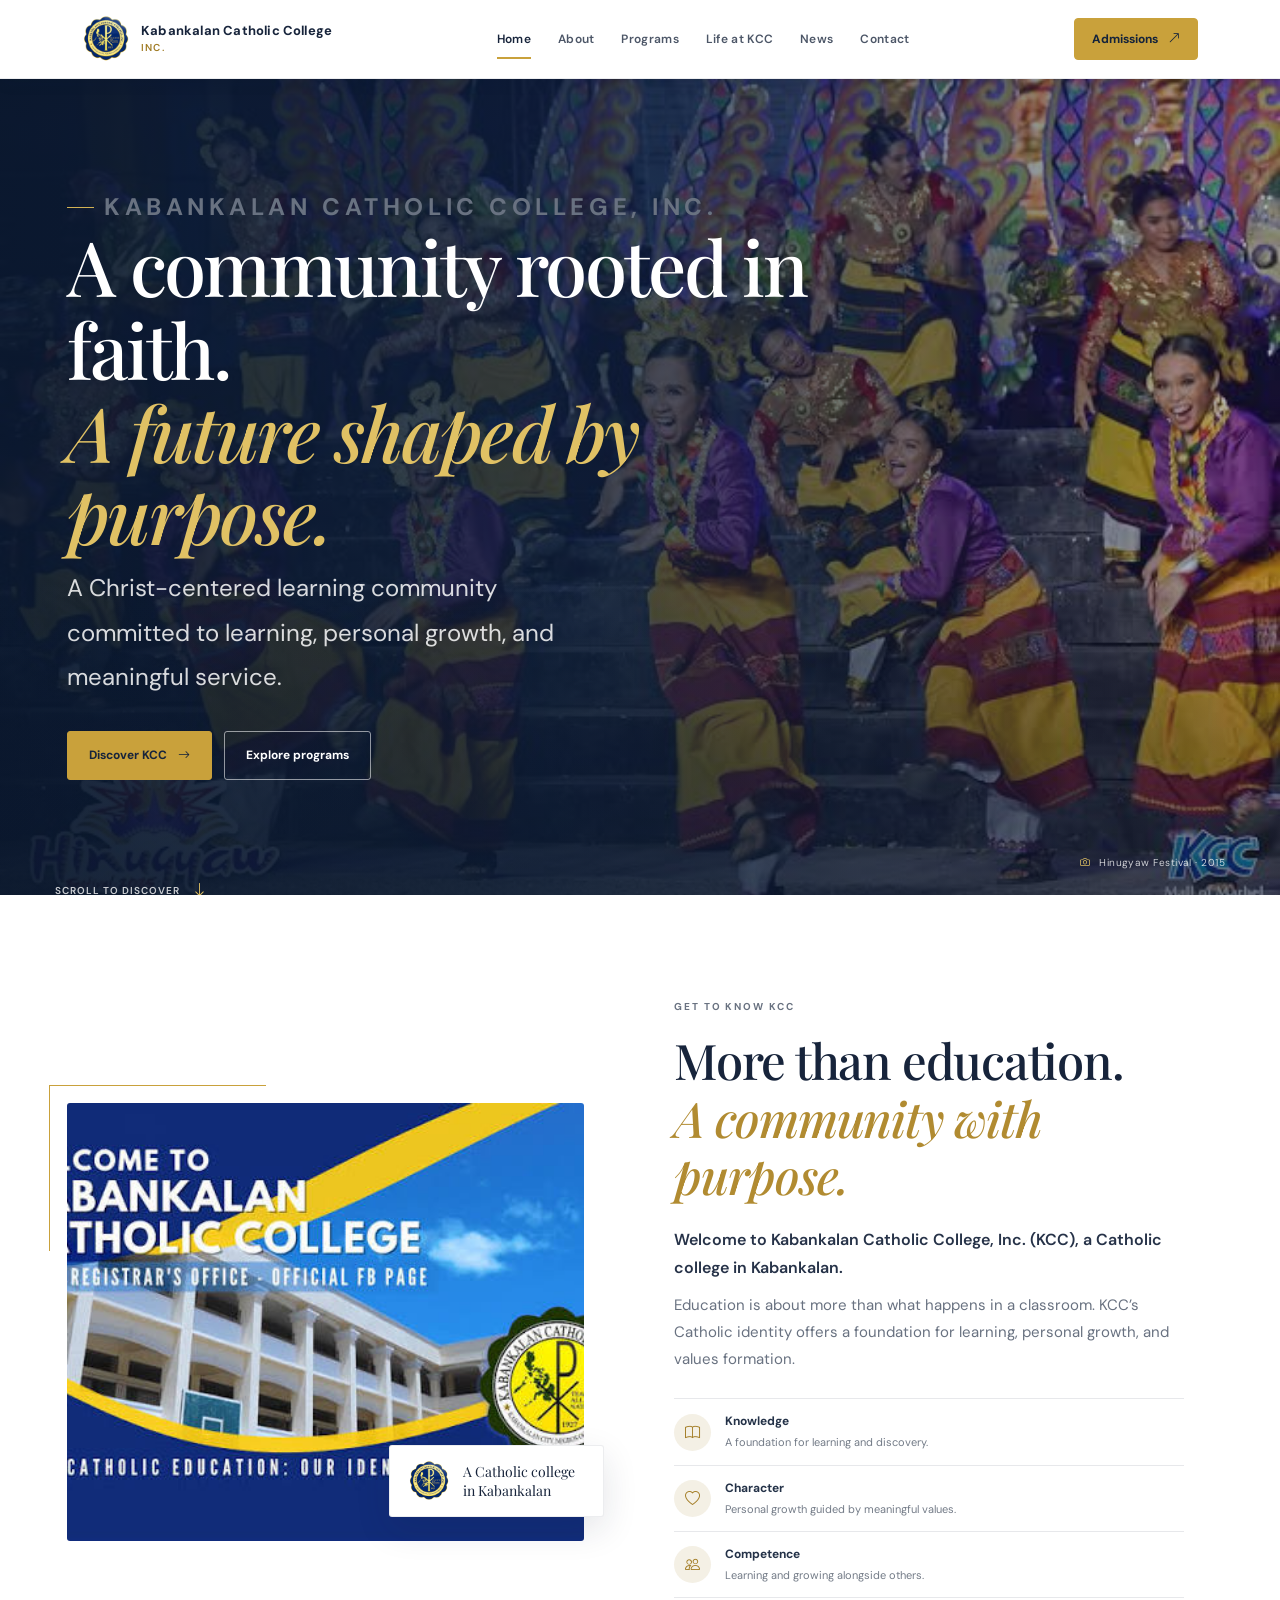
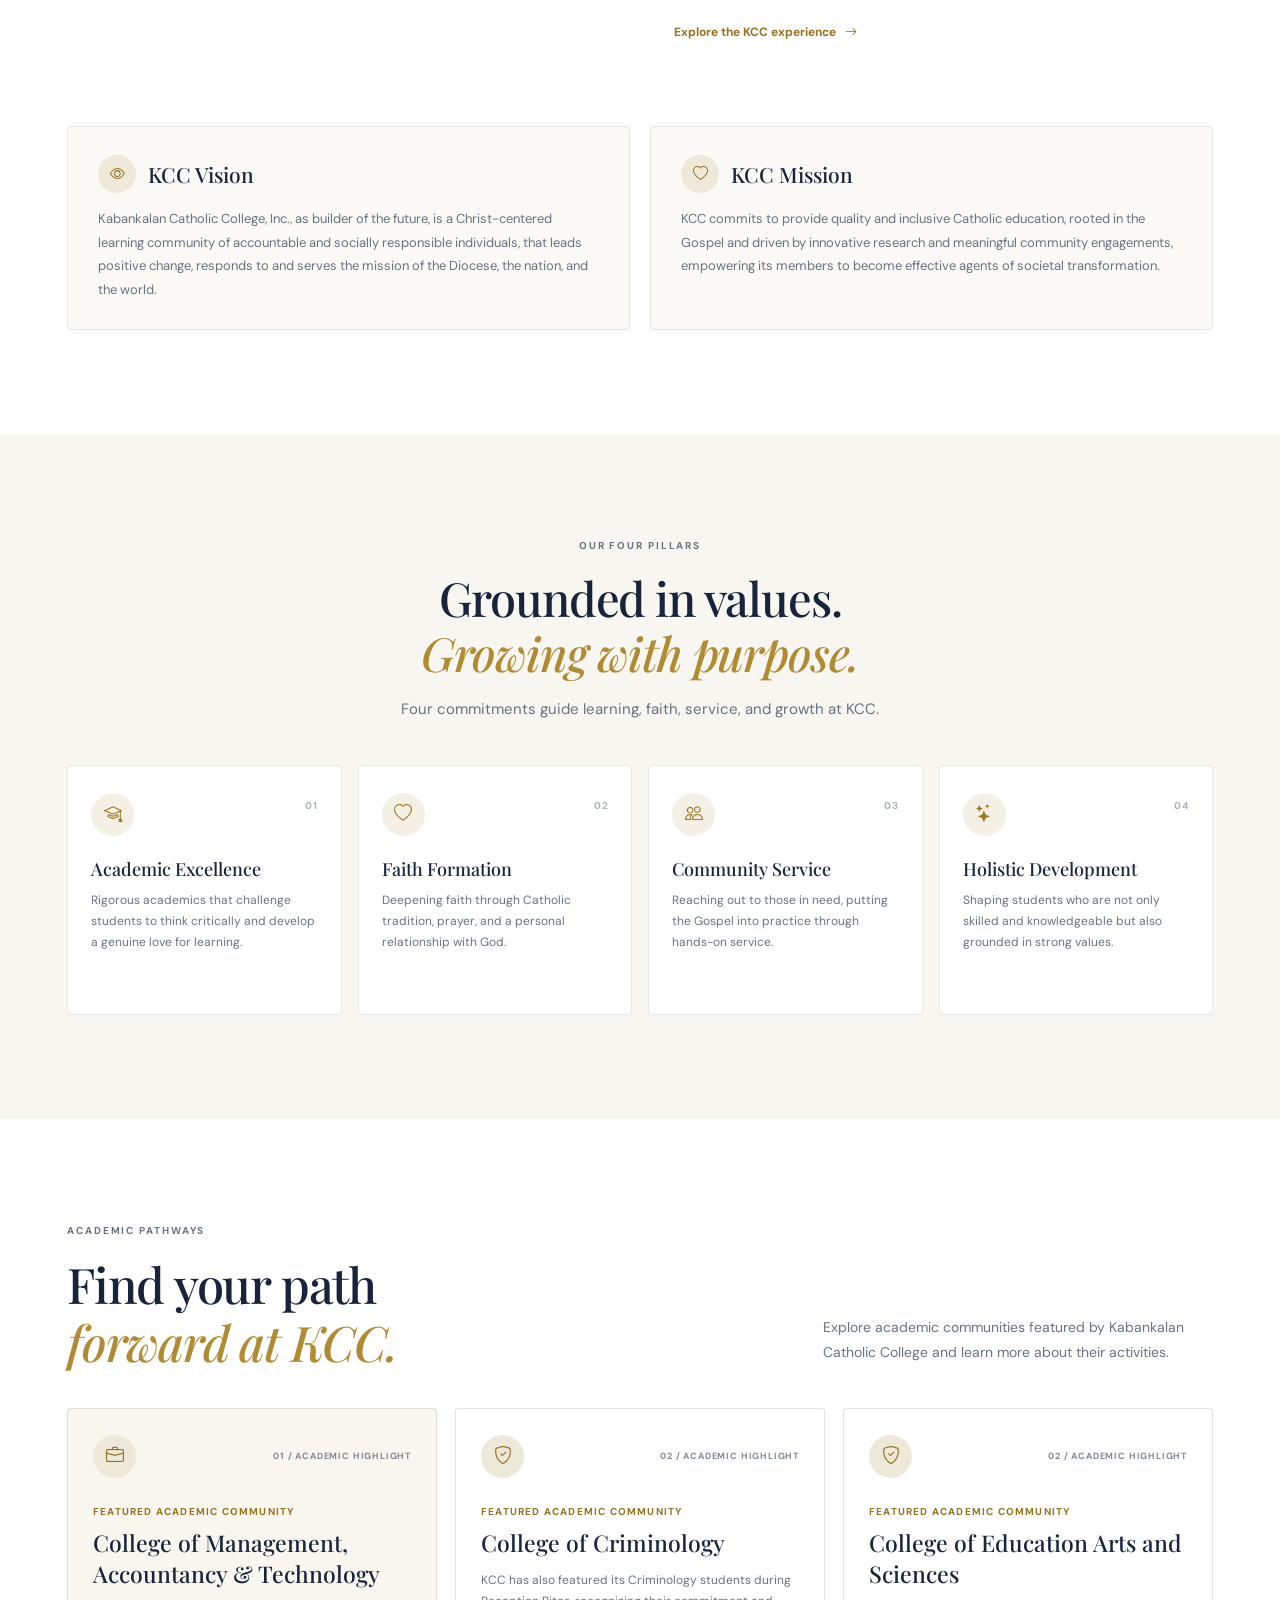
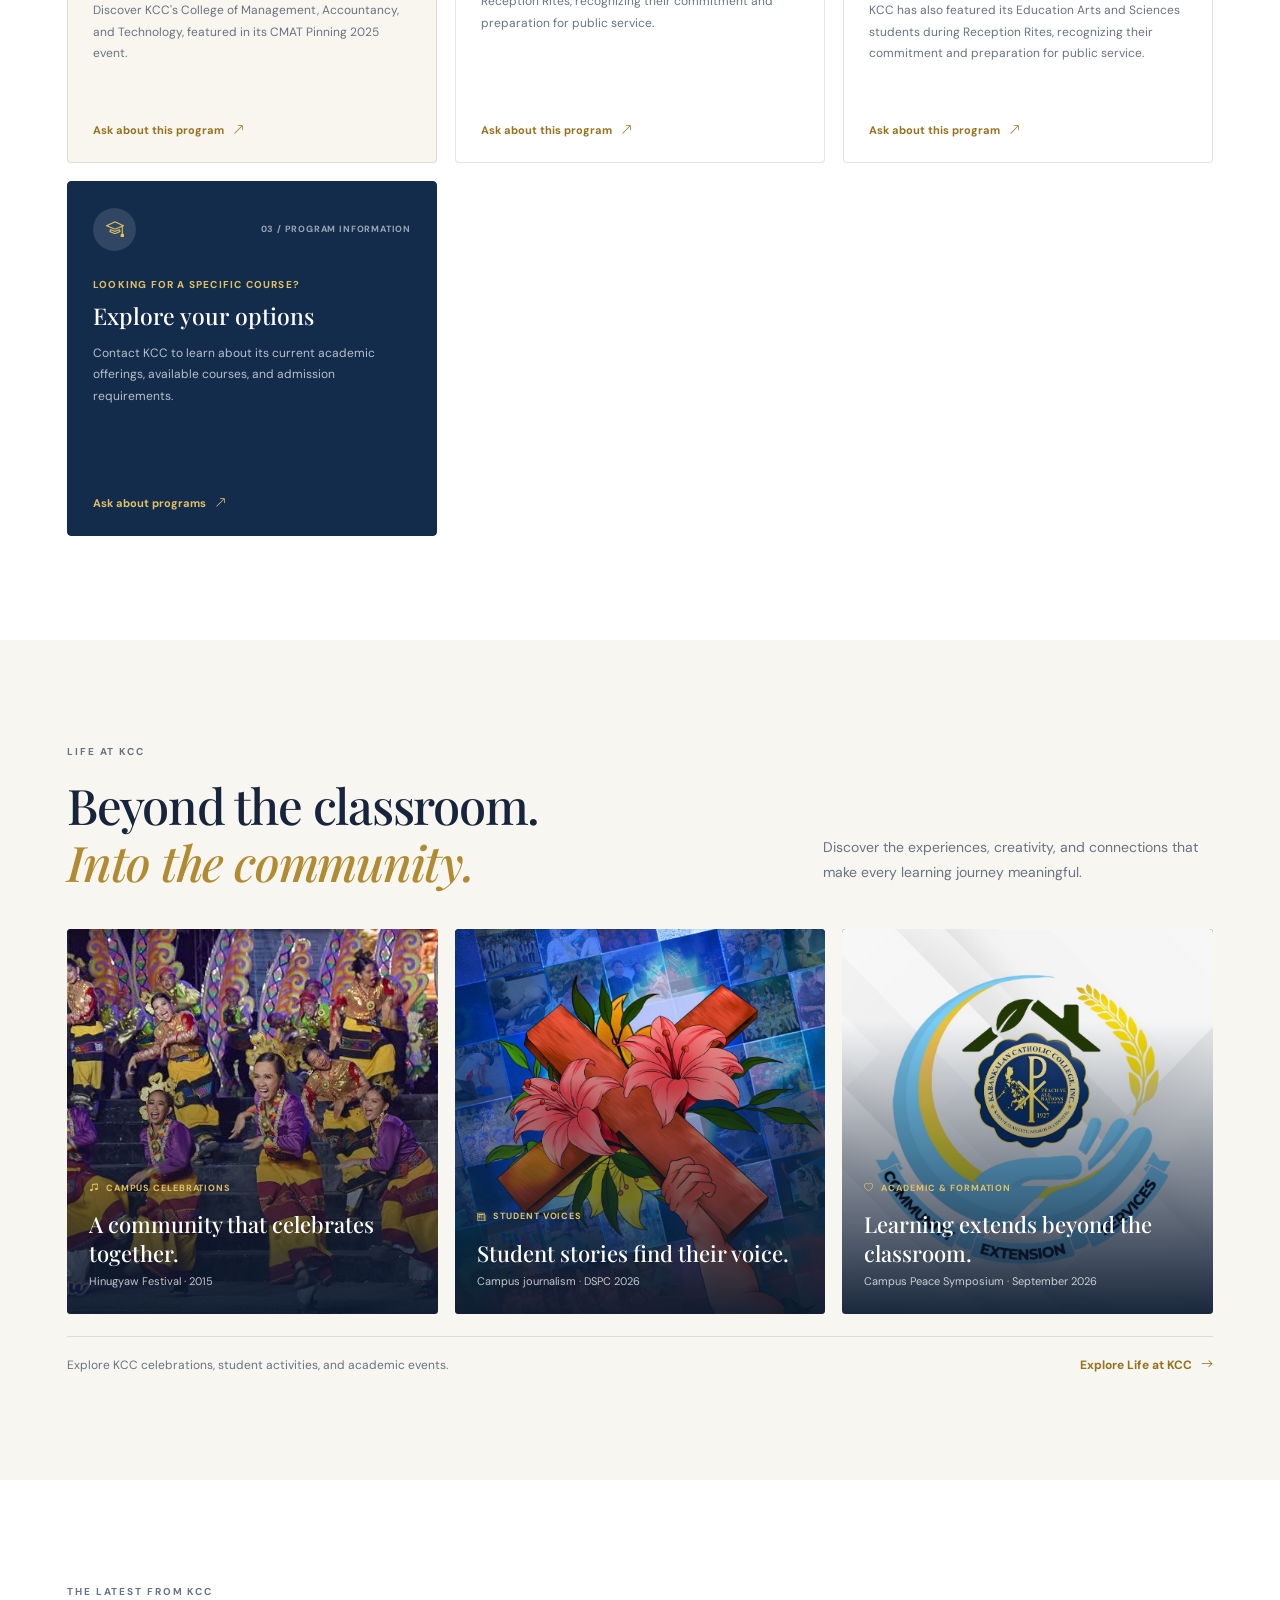
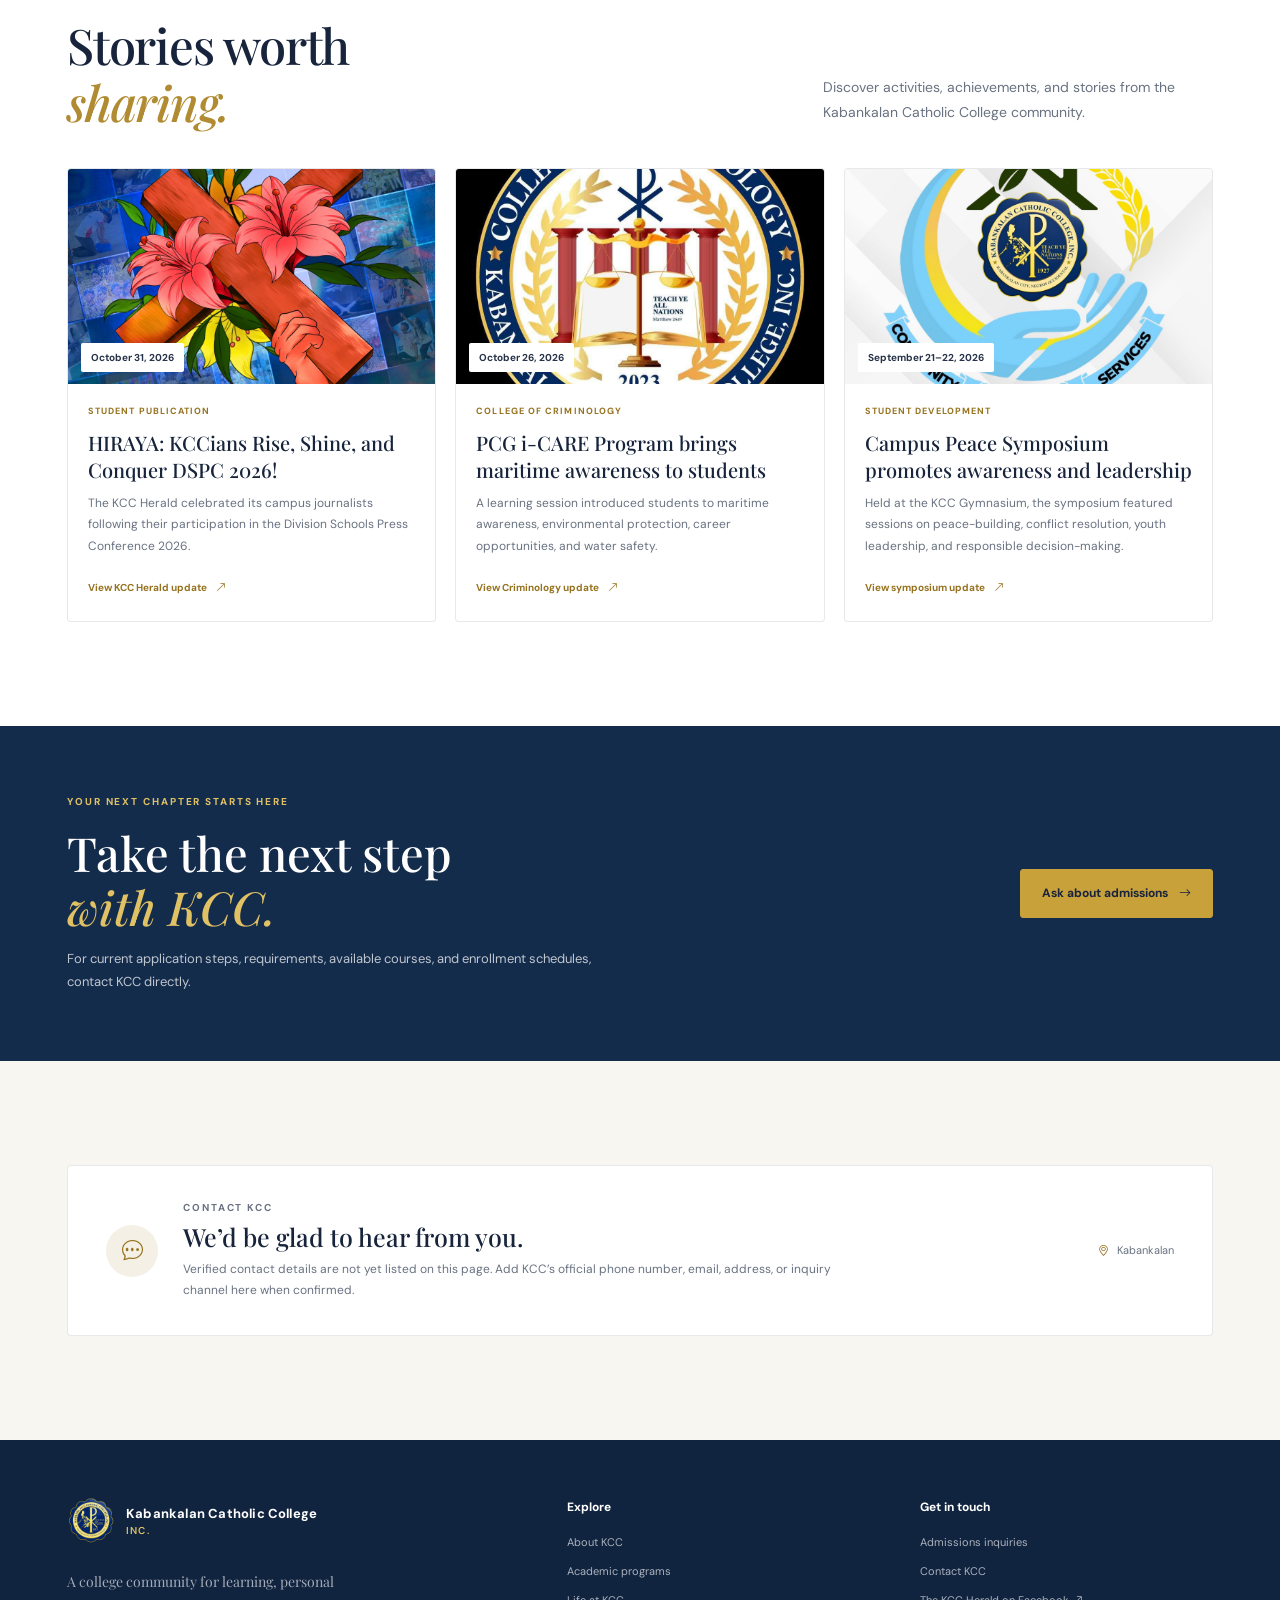
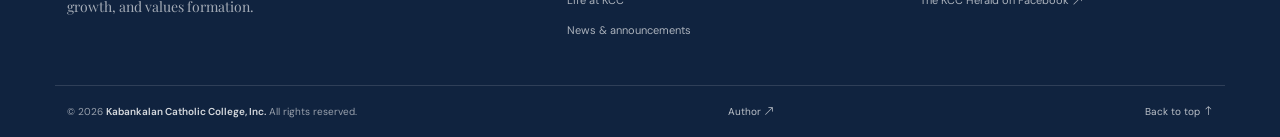
<file: index.html>
<!DOCTYPE html>
<html lang="en">

<head>
  <meta charset="utf-8">
  <meta name="viewport" content="width=device-width, initial-scale=1">
  <meta name="description" content="Discover Kabankalan Catholic College, Inc. and learn more about its academic community, campus life, and opportunities.">
  <meta name="theme-color" content="#10233f">
  <title>Kabankalan Catholic College, Inc. | KCC</title>

  <link href="assets/img/kcc-logo.png" rel="icon" type="image/png">
  <link href="assets/img/apple-touch-icon.png" rel="apple-touch-icon">
  <link rel="preconnect" href="https://fonts.googleapis.com">
  <link rel="preconnect" href="https://fonts.gstatic.com" crossorigin>
  <link href="https://fonts.googleapis.com/css2?family=DM+Sans:wght@400;500;600;700&family=Playfair+Display:wght@500;600;700&display=swap" rel="stylesheet">

  <link href="assets/vendor/bootstrap/css/bootstrap.min.css" rel="stylesheet">
  <link href="assets/vendor/bootstrap-icons/bootstrap-icons.css" rel="stylesheet">
  <link href="assets/vendor/aos/aos.css" rel="stylesheet">
  <link href="assets/css/main.css" rel="stylesheet">
  <link href="assets/css/kcc-custom.css" rel="stylesheet">
</head>

<body class="index-page">
  <a class="skip-link" href="#main-content">Skip to content</a>

  <header id="header" class="header sticky-top">
    <div class="container-xl header-inner">
      <a href="#hero" class="brand" aria-label="Kabankalan Catholic College home">
        <img src="assets/img/kcc-logo.png" alt="" class="brand-logo">
        <span class="brand-name">Kabankalan Catholic College<small>Inc.</small></span>
      </a>

      <nav id="navmenu" class="navmenu" aria-label="Main navigation">
        <ul>
          <li><a href="#hero" class="active">Home</a></li>
          <li><a href="#about">About</a></li>
          <li><a href="#programs">Programs</a></li>
          <li><a href="events.html">Life at KCC</a></li>
          <li><a href="#news">News</a></li>
          <li><a href="#contact">Contact</a></li>
        </ul>
        <button class="mobile-nav-toggle d-xl-none bi bi-list" type="button" aria-label="Open navigation" aria-expanded="false" aria-controls="navmenu"></button>
      </nav>

      <a class="header-cta" href="#admissions">Admissions <i class="bi bi-arrow-up-right" aria-hidden="true"></i></a>
    </div>
  </header>

  <main id="main-content">
    <section id="hero" class="hero kcc-hero" aria-labelledby="hero-title">
      <div class="hero-shade"></div>
      <div class="container hero-content" data-aos="fade-up">
        <p class="eyebrow hero-eyebrow"><span></span> Kabankalan Catholic College, Inc.</p>
        <h1 id="hero-title">A community rooted in faith.<br><em>A future shaped by purpose.</em></h1>
        <p class="hero-intro">A Christ-centered learning community committed to learning, personal growth, and meaningful service.</p>
        <div class="hero-actions">
          <a class="button button-gold" href="#about">Discover KCC <i class="bi bi-arrow-right" aria-hidden="true"></i></a>
          <a class="button button-light-outline" href="#programs">Explore programs</a>
        </div>
        <a class="hero-scroll" href="#about"><span>Scroll to discover</span><i class="bi bi-arrow-down" aria-hidden="true"></i></a>
      </div>
      <div class="hero-caption"><i class="bi bi-camera" aria-hidden="true"></i> Hinugyaw Festival · 2015</div>
    </section>

    <section id="about" class="section about-section" aria-labelledby="about-title">
      <div class="container">
        <div class="about-grid">
          <div class="about-visual" data-aos="fade-up">
            <img src="assets/img/about.jpg" alt="Kabankalan Catholic College campus welcome artwork" loading="lazy">
            <div class="about-seal">
              <img src="assets/img/kcc-logo.png" alt="" loading="lazy">
              <span>A Catholic college<br>in Kabankalan</span>
            </div>
          </div>

          <div class="about-copy" data-aos="fade-up" data-aos-delay="100">
            <p class="eyebrow">Get to know KCC</p>
            <h2 id="about-title" class="section-heading">More than education.<br><em>A community with purpose.</em></h2>
            <p class="about-lead">Welcome to Kabankalan Catholic College, Inc. (KCC), a Catholic college in Kabankalan.</p>
            <p>Education is about more than what happens in a classroom. KCC’s Catholic identity offers a foundation for learning, personal growth, and values formation.</p>

            <div class="identity-list" aria-label="KCC's guiding values">
              <div><i class="bi bi-book" aria-hidden="true"></i><span><strong>Knowledge</strong><small>A foundation for learning and discovery.</small></span></div>
              <div><i class="bi bi-heart" aria-hidden="true"></i><span><strong>Character</strong><small>Personal growth guided by meaningful values.</small></span></div>
              <div><i class="bi bi-people" aria-hidden="true"></i><span><strong>Competence</strong><small>Learning and growing alongside others.</small></span></div>
            </div>
            <a class="text-link" href="#pillars">Explore the KCC experience <i class="bi bi-arrow-right" aria-hidden="true"></i></a>
          </div>
        </div>

        <div class="mission-grid">
          <article class="mission-card" data-aos="fade-up">
            <div class="mission-card-title"><span><i class="bi bi-eye" aria-hidden="true"></i></span><h3>KCC Vision</h3></div>
            <p>Kabankalan Catholic College, Inc., as builder of the future, is a Christ-centered learning community of accountable and socially responsible individuals, that leads positive change, responds to and serves the mission of the Diocese, the nation, and the world.</p>
          </article>
          <article class="mission-card" data-aos="fade-up" data-aos-delay="100">
            <div class="mission-card-title"><span><i class="bi bi-heart" aria-hidden="true"></i></span><h3>KCC Mission</h3></div>
            <p>KCC commits to provide quality and inclusive Catholic education, rooted in the Gospel and driven by innovative research and meaningful community engagements, empowering its members to become effective agents of societal transformation.</p>
          </article>
        </div>
      </div>
    </section>

    <section id="pillars" class="section pillars-section" aria-labelledby="pillars-title">
      <div class="container">
        <div class="section-intro" data-aos="fade-up">
          <p class="eyebrow">Our four pillars</p>
          <h2 id="pillars-title" class="section-heading">Grounded in values.<br><em>Growing with purpose.</em></h2>
          <p>Four commitments guide learning, faith, service, and growth at KCC.</p>
        </div>
        <div class="pillars-grid">
          <article class="pillar-card" data-aos="fade-up">
            <span class="pillar-icon"><i class="bi bi-mortarboard" aria-hidden="true"></i></span>
            <span class="pillar-number">01</span>
            <h3>Academic Excellence</h3>
            <p>Rigorous academics that challenge students to think critically and develop a genuine love for learning.</p>
          </article>
          <article class="pillar-card" data-aos="fade-up" data-aos-delay="80">
            <span class="pillar-icon"><i class="bi bi-heart" aria-hidden="true"></i></span>
            <span class="pillar-number">02</span>
            <h3>Faith Formation</h3>
            <p>Deepening faith through Catholic tradition, prayer, and a personal relationship with God.</p>
          </article>
          <article class="pillar-card" data-aos="fade-up" data-aos-delay="160">
            <span class="pillar-icon"><i class="bi bi-people" aria-hidden="true"></i></span>
            <span class="pillar-number">03</span>
            <h3>Community Service</h3>
            <p>Reaching out to those in need, putting the Gospel into practice through hands-on service.</p>
          </article>
          <article class="pillar-card" data-aos="fade-up" data-aos-delay="240">
            <span class="pillar-icon"><i class="bi bi-stars" aria-hidden="true"></i></span>
            <span class="pillar-number">04</span>
            <h3>Holistic Development</h3>
            <p>Shaping students who are not only skilled and knowledgeable but also grounded in strong values.</p>
          </article>
        </div>
      </div>
    </section>

    <section id="programs" class="section programs-section" aria-labelledby="programs-title">
      <div class="container">
        <div class="section-heading-row" data-aos="fade-up">
          <div>
            <p class="eyebrow">Academic pathways</p>
            <h2 id="programs-title" class="section-heading">Find your path<br><em>forward at KCC.</em></h2>
          </div>
          <p>Explore academic communities featured by Kabankalan Catholic College and learn more about their activities.</p>
        </div>

        <div class="program-grid">
          <article class="program-card program-card-featured" data-aos="fade-up">
            <div class="program-card-top"><span class="program-icon"><i class="bi bi-briefcase" aria-hidden="true"></i></span><span class="program-index">01 / ACADEMIC HIGHLIGHT</span></div>
            <p class="program-label">Featured academic community</p>
            <h3>College of Management, Accountancy &amp; Technology</h3>
            <p>Discover KCC's College of Management, Accountancy, and Technology, featured in its CMAT Pinning 2025 event.</p>
            <a href="#contact" aria-label="Ask about Management, Accountancy and Technology">Ask about this program <i class="bi bi-arrow-up-right" aria-hidden="true"></i></a>
          </article>
          <article class="program-card" data-aos="fade-up" data-aos-delay="100">
            <div class="program-card-top"><span class="program-icon"><i class="bi bi-shield-check" aria-hidden="true"></i></span><span class="program-index">02 / ACADEMIC HIGHLIGHT</span></div>
            <p class="program-label">Featured academic community</p>
            <h3>College of Criminology</h3>
            <p>KCC has also featured its Criminology students during Reception Rites, recognizing their commitment and preparation for public service.</p>
            <a href="#contact" aria-label="Ask about Criminology">Ask about this program <i class="bi bi-arrow-up-right" aria-hidden="true"></i></a>
          </article>
          <article class="program-card" data-aos="fade-up" data-aos-delay="100">
            <div class="program-card-top"><span class="program-icon"><i class="bi bi-shield-check" aria-hidden="true"></i></span><span class="program-index">02 / ACADEMIC HIGHLIGHT</span></div>
            <p class="program-label">Featured academic community</p>
            <h3>College of Education Arts and Sciences</h3>
            <p>KCC has also featured its Education Arts and Sciences students during Reception Rites, recognizing their commitment and preparation for public service.</p>
            <a href="#contact" aria-label="Ask about Education Arts and Sciences">Ask about this program <i class="bi bi-arrow-up-right" aria-hidden="true"></i></a>
          </article>
          <article class="program-card program-card-inquiry" data-aos="fade-up" data-aos-delay="200">
            <div class="program-card-top"><span class="program-icon"><i class="bi bi-mortarboard" aria-hidden="true"></i></span><span class="program-index">03 / PROGRAM INFORMATION</span></div>
            <p class="program-label">Looking for a specific course?</p>
            <h3>Explore your options</h3>
            <p>Contact KCC to learn about its current academic offerings, available courses, and admission requirements.</p>
            <a href="#contact" aria-label="Inquire about KCC academic programs">Ask about programs <i class="bi bi-arrow-up-right" aria-hidden="true"></i></a>
          </article>
        </div>
      </div>
    </section>

    <section id="campus-life" class="section campus-section" aria-labelledby="campus-title">
      <div class="container">
        <div class="section-heading-row" data-aos="fade-up">
          <div>
            <p class="eyebrow">Life at KCC</p>
            <h2 id="campus-title" class="section-heading">Beyond the classroom.<br><em>Into the community.</em></h2>
          </div>
          <p>Discover the experiences, creativity, and connections that make every learning journey meaningful.</p>
        </div>

        <div class="campus-grid">
          <article class="campus-card campus-card-featured" data-aos="fade-up">
            <img src="assets/img/event/Hinugyaw.jpg" alt="KCC students performing at Hinugyaw Festival 2015" loading="lazy">
            <div class="campus-card-shade"></div>
            <div class="campus-card-content"><span><i class="bi bi-music-note-beamed" aria-hidden="true"></i> Campus celebrations</span><h3>A community that celebrates together.</h3><p>Hinugyaw Festival · 2015</p></div>
          </article>
          <article class="campus-card" data-aos="fade-up" data-aos-delay="100">
            <img src="assets/img/event/KCCHERALD.jpg" alt="KCC Herald student journalism feature artwork" loading="lazy">
            <div class="campus-card-shade"></div>
            <div class="campus-card-content"><span><i class="bi bi-newspaper" aria-hidden="true"></i> Student voices</span><h3>Student stories find their voice.</h3><p>Campus journalism · DSPC 2026</p></div>
          </article>
          <article class="campus-card" data-aos="fade-up" data-aos-delay="180">
            <img src="assets/img/event/PeaceSymposium.jpg" alt="KCC Campus Peace Symposium event artwork" loading="lazy">
            <div class="campus-card-shade"></div>
            <div class="campus-card-content"><span><i class="bi bi-heart" aria-hidden="true"></i> Academic &amp; formation</span><h3>Learning extends beyond the classroom.</h3><p>Campus Peace Symposium · September 2026</p></div>
          </article>
        </div>

        <div class="campus-footer" data-aos="fade-up">
          <p>Explore KCC celebrations, student activities, and academic events.</p>
          <a class="text-link" href="events.html">Explore Life at KCC <i class="bi bi-arrow-right" aria-hidden="true"></i></a>
        </div>
      </div>
    </section>

    <section id="news" class="section news-section" aria-labelledby="news-title">
      <div class="container">
        <div class="section-heading-row" data-aos="fade-up">
          <div>
            <p class="eyebrow">The latest from KCC</p>
            <h2 id="news-title" class="section-heading">Stories worth<br><em>sharing.</em></h2>
          </div>
          <p>Discover activities, achievements, and stories from the Kabankalan Catholic College community.</p>
        </div>

        <div class="news-grid">
          <article class="news-card" data-aos="fade-up">
            <a class="news-image" href="https://www.facebook.com/thekccherald" target="_blank" rel="noopener noreferrer" aria-label="View KCC Herald update on Facebook">
              <img src="assets/img/event/KCCHERALD.jpg" alt="KCC campus journalism activity" loading="lazy">
              <span class="news-date"><time datetime="2026-10-31">October 31, 2026</time></span>
            </a>
            <div class="news-content"><p class="news-category">Student publication</p><h3>HIRAYA: KCCians Rise, Shine, and Conquer DSPC 2026!</h3><p>The KCC Herald celebrated its campus journalists following their participation in the Division Schools Press Conference 2026.</p><a class="text-link" href="https://www.facebook.com/thekccherald" target="_blank" rel="noopener noreferrer">View KCC Herald update <i class="bi bi-arrow-up-right" aria-hidden="true"></i></a></div>
          </article>
          <article class="news-card" data-aos="fade-up" data-aos-delay="100">
            <a class="news-image" href="https://www.facebook.com/share/p/18pWQpgUuE/" target="_blank" rel="noopener noreferrer" aria-label="View the PCG i-CARE update on Facebook">
              <img src="assets/img/event/Criminology.jpg" alt="KCC College of Criminology activity" loading="lazy">
              <span class="news-date"><time datetime="2026-10-26">October 26, 2026</time></span>
            </a>
            <div class="news-content"><p class="news-category">College of Criminology</p><h3>PCG i-CARE Program brings maritime awareness to students</h3><p>A learning session introduced students to maritime awareness, environmental protection, career opportunities, and water safety.</p><a class="text-link" href="https://www.facebook.com/share/p/18pWQpgUuE/" target="_blank" rel="noopener noreferrer">View Criminology update <i class="bi bi-arrow-up-right" aria-hidden="true"></i></a></div>
          </article>
          <article class="news-card" data-aos="fade-up" data-aos-delay="200">
            <a class="news-image" href="https://www.facebook.com/share/p/1FNXZFG8wu/" target="_blank" rel="noopener noreferrer" aria-label="View the Campus Peace Symposium update on Facebook">
              <img src="assets/img/event/PeaceSymposium.jpg" alt="KCC Campus Peace Symposium" loading="lazy">
              <span class="news-date"><time datetime="2026-09-21">September 21–22, 2026</time></span>
            </a>
            <div class="news-content"><p class="news-category">Student development</p><h3>Campus Peace Symposium promotes awareness and leadership</h3><p>Held at the KCC Gymnasium, the symposium featured sessions on peace-building, conflict resolution, youth leadership, and responsible decision-making.</p><a class="text-link" href="https://www.facebook.com/share/p/1FNXZFG8wu/" target="_blank" rel="noopener noreferrer">View symposium update <i class="bi bi-arrow-up-right" aria-hidden="true"></i></a></div>
          </article>
        </div>
      </div>
    </section>

    <section id="admissions" class="admissions-section" aria-labelledby="admissions-title">
      <div class="container admissions-inner" data-aos="fade-up">
        <div>
          <p class="eyebrow">Your next chapter starts here</p>
          <h2 id="admissions-title">Take the next step<br><em>with KCC.</em></h2>
          <p>For current application steps, requirements, available courses, and enrollment schedules, contact KCC directly.</p>
        </div>
        <a class="button button-gold" href="#contact">Ask about admissions <i class="bi bi-arrow-right" aria-hidden="true"></i></a>
      </div>
    </section>

    <section id="contact" class="section contact-section" aria-labelledby="contact-title">
      <div class="container">
        <div class="contact-panel" data-aos="fade-up">
          <div class="contact-symbol"><i class="bi bi-chat-dots" aria-hidden="true"></i></div>
          <div>
            <p class="eyebrow">Contact KCC</p>
            <h2 id="contact-title">We’d be glad to hear from you.</h2>
            <p>Verified contact details are not yet listed on this page. Add KCC’s official phone number, email, address, or inquiry channel here when confirmed.</p>
          </div>
          <span class="contact-location"><i class="bi bi-geo-alt" aria-hidden="true"></i> Kabankalan</span>
        </div>
      </div>
    </section>
  </main>

  <footer id="footer" class="footer kcc-footer">
    <div class="container footer-main">
      <div class="footer-about">
        <a href="#hero" class="brand footer-brand" aria-label="Kabankalan Catholic College home">
          <img src="assets/img/kcc-logo.png" alt="" class="brand-logo" loading="lazy">
          <span class="brand-name">Kabankalan Catholic College<small>Inc.</small></span>
        </a>
        <p>A college community for learning, personal growth, and values formation.</p>
      </div>
      <div class="footer-column">
        <h2>Explore</h2>
        <a href="#about">About KCC</a>
        <a href="#programs">Academic programs</a>
        <a href="events.html">Life at KCC</a>
        <a href="#news">News &amp; announcements</a>
      </div>
      <div class="footer-column">
        <h2>Get in touch</h2>
        <a href="#admissions">Admissions inquiries</a>
        <a href="#contact">Contact KCC</a>
        <a href="https://www.facebook.com/thekccherald" target="_blank" rel="noopener noreferrer">The KCC Herald on Facebook <i class="bi bi-arrow-up-right" aria-hidden="true"></i></a>
      </div>
    </div>
    <div class="container footer-bottom">
      <p>© <span id="copyright-year">2026</span> <strong>Kabankalan Catholic College, Inc.</strong> All rights reserved.</p>
      <a href="https://markylouiseg-ai.github.io/Gonzales-Project-1/" target="_blank" rel="noopener noreferrer" aria-label="Visit the author's website">Author <i class="bi bi-arrow-up-right" aria-hidden="true"></i></a>
      <a href="#hero">Back to top <i class="bi bi-arrow-up" aria-hidden="true"></i></a>
    </div>
  </footer>

  <a href="#hero" id="scroll-top" class="scroll-top" aria-label="Back to top"><i class="bi bi-arrow-up-short" aria-hidden="true"></i></a>

  <script src="assets/vendor/bootstrap/js/bootstrap.bundle.min.js"></script>
  <script src="assets/vendor/aos/aos.js"></script>
  <script src="assets/js/main.js"></script>
</body>

</html>
</file>
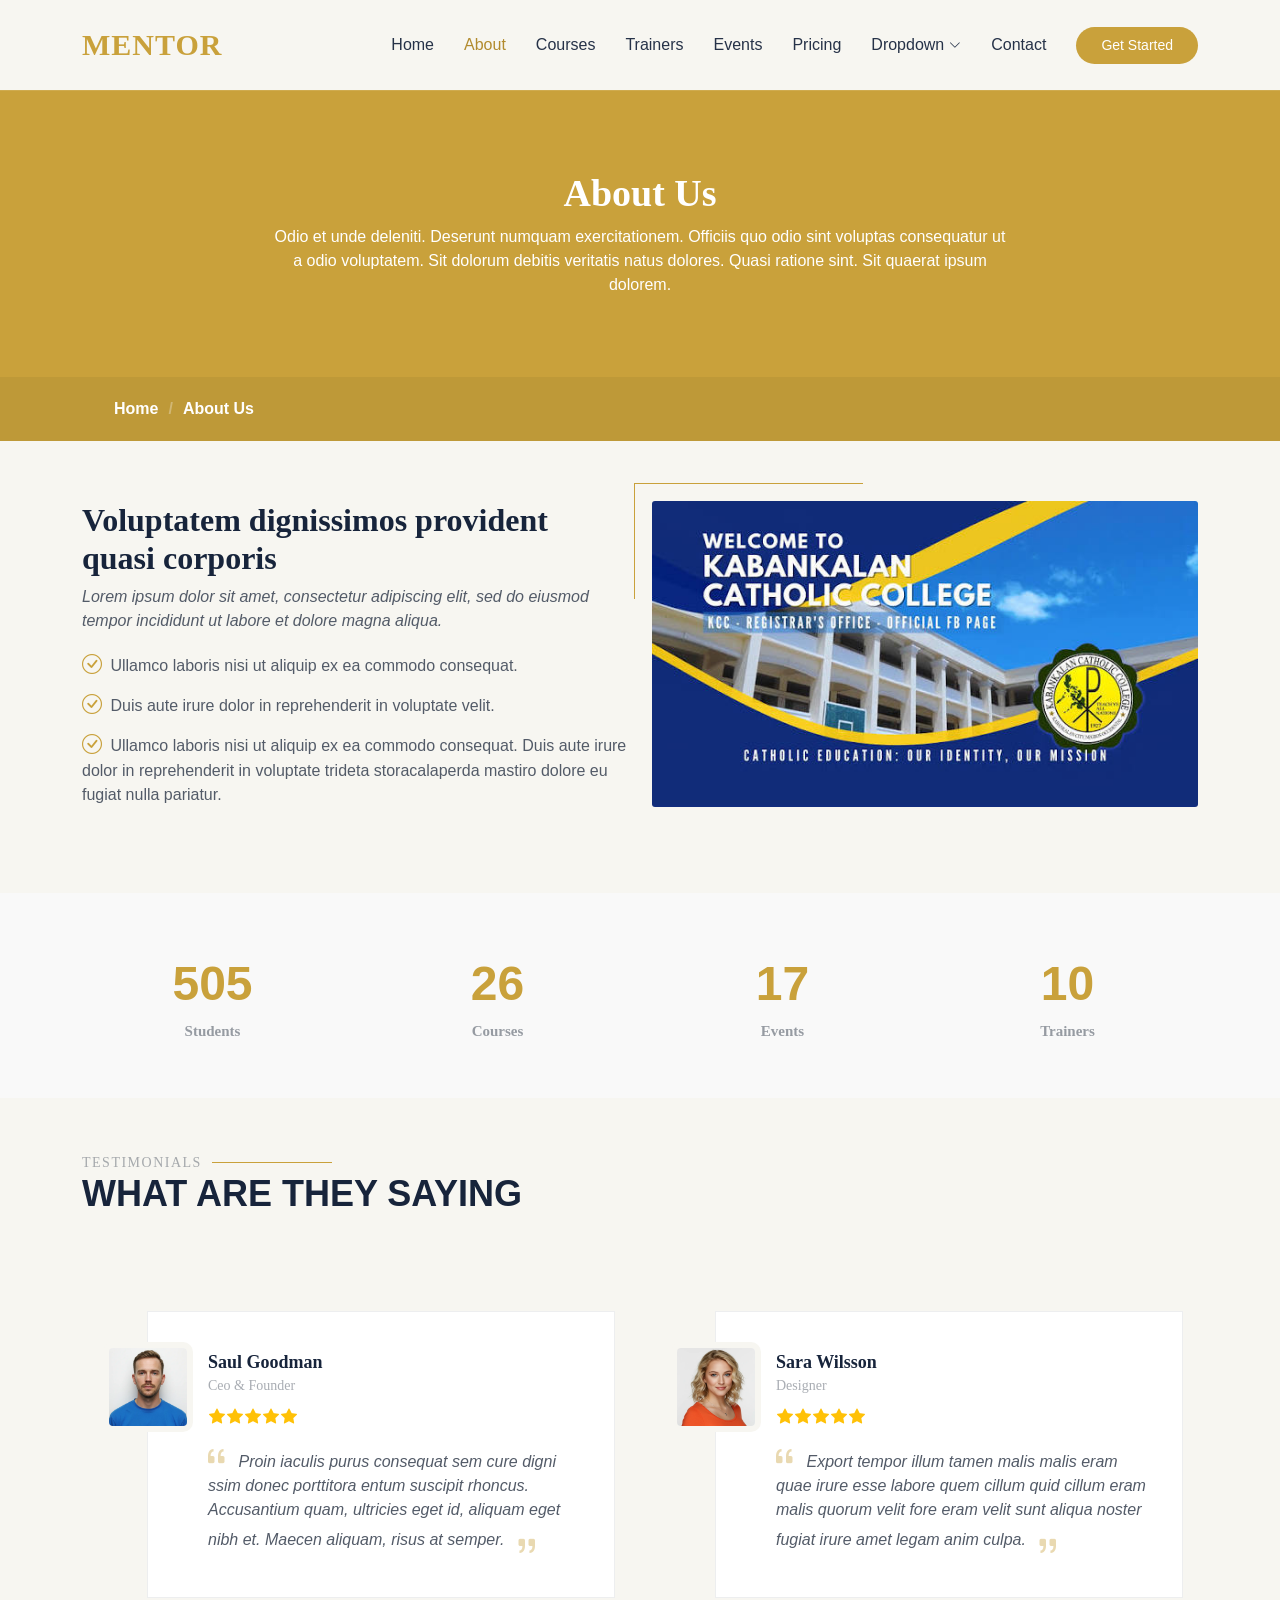
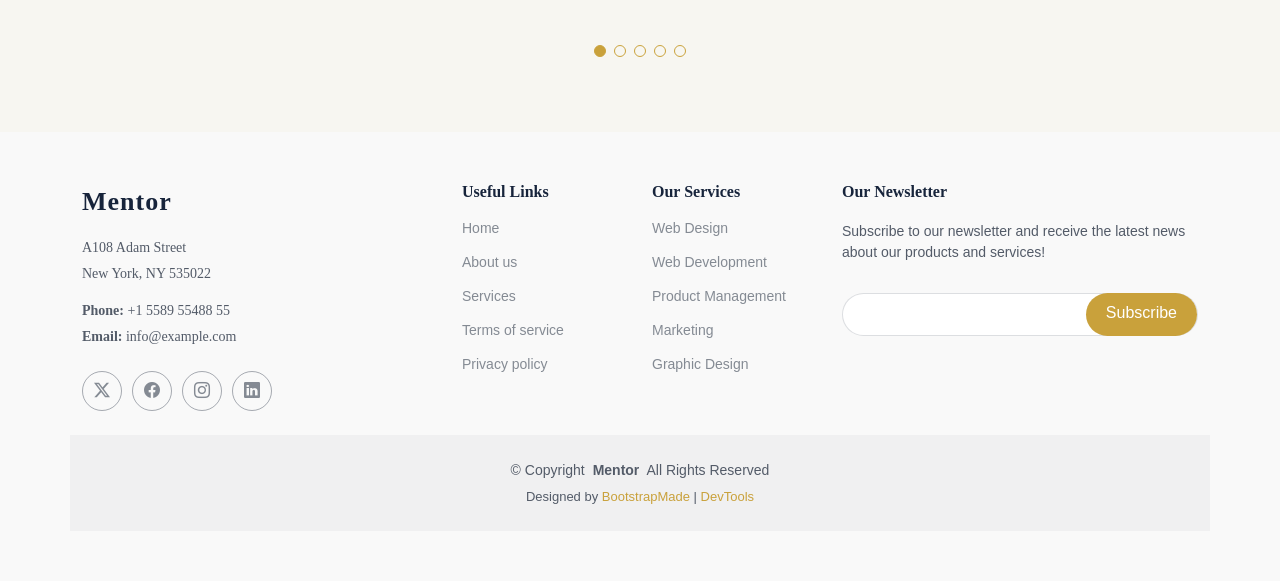
<file: about.html>
<!DOCTYPE html>
<html lang="en">

<head>
  <meta charset="utf-8">
  <meta content="width=device-width, initial-scale=1.0" name="viewport">
  <title>About - Mentor Bootstrap Template</title>
  <meta name="description" content="">
  <meta name="keywords" content="">

  <!-- Favicons -->
  <link href="assets/img/favicon.png" rel="icon">
  <link href="assets/img/apple-touch-icon.png" rel="apple-touch-icon">

  <!-- Fonts -->
  <link href="https://fonts.googleapis.com" rel="preconnect">
  <link href="https://fonts.gstatic.com" rel="preconnect" crossorigin>
  <link href="https://fonts.googleapis.com/css2?family=Open+Sans:ital,wght@0,300;0,400;0,500;0,600;0,700;0,800;1,300;1,400;1,500;1,600;1,700;1,800&family=Poppins:ital,wght@0,100;0,200;0,300;0,400;0,500;0,600;0,700;0,800;0,900;1,100;1,200;1,300;1,400;1,500;1,600;1,700;1,800;1,900&family=Raleway:ital,wght@0,100;0,200;0,300;0,400;0,500;0,600;0,700;0,800;0,900;1,100;1,200;1,300;1,400;1,500;1,600;1,700;1,800;1,900&display=swap" rel="stylesheet">

  <!-- Vendor CSS Files -->
  <link href="assets/vendor/bootstrap/css/bootstrap.min.css" rel="stylesheet">
  <link href="assets/vendor/bootstrap-icons/bootstrap-icons.css" rel="stylesheet">
  <link href="assets/vendor/aos/aos.css" rel="stylesheet">
  <link href="assets/vendor/glightbox/css/glightbox.min.css" rel="stylesheet">
  <link href="assets/vendor/swiper/swiper-bundle.min.css" rel="stylesheet">

  <!-- Main CSS File -->
  <link href="assets/css/main.css" rel="stylesheet">
  <link href="assets/css/kcc-custom.css" rel="stylesheet">

  <!-- =======================================================
  * Template Name: Mentor
  * Template URL: https://bootstrapmade.com/mentor-free-education-bootstrap-theme/
  * Updated: Jul 07 2025 with Bootstrap v5.3.7
  * Author: BootstrapMade.com
  * License: https://bootstrapmade.com/license/
  ======================================================== -->
</head>

<body class="about-page">

  <header id="header" class="header d-flex align-items-center sticky-top">
    <div class="container-fluid container-xl position-relative d-flex align-items-center">

      <a href="index.html" class="logo d-flex align-items-center me-auto">
        <!-- Uncomment the line below if you also wish to use an image logo -->
        <!-- <img src="assets/img/logo.webp" alt=""> -->
        <h1 class="sitename">Mentor</h1>
      </a>

      <nav id="navmenu" class="navmenu">
        <ul>
          <li><a href="index.html">Home<br></a></li>
          <li><a href="about.html" class="active">About</a></li>
          <li><a href="courses.html">Courses</a></li>
          <li><a href="trainers.html">Trainers</a></li>
          <li><a href="events.html">Events</a></li>
          <li><a href="pricing.html">Pricing</a></li>
          <li class="dropdown"><a href="#"><span>Dropdown</span> <i class="bi bi-chevron-down toggle-dropdown"></i></a>
            <ul>
              <li><a href="#">Dropdown 1</a></li>
              <li class="dropdown"><a href="#"><span>Deep Dropdown</span> <i class="bi bi-chevron-down toggle-dropdown"></i></a>
                <ul>
                  <li><a href="#">Deep Dropdown 1</a></li>
                  <li><a href="#">Deep Dropdown 2</a></li>
                  <li><a href="#">Deep Dropdown 3</a></li>
                  <li><a href="#">Deep Dropdown 4</a></li>
                  <li><a href="#">Deep Dropdown 5</a></li>
                </ul>
              </li>
              <li><a href="#">Dropdown 2</a></li>
              <li><a href="#">Dropdown 3</a></li>
              <li><a href="#">Dropdown 4</a></li>
            </ul>
          </li>
          <li><a href="contact.html">Contact</a></li>
        </ul>
        <i class="mobile-nav-toggle d-xl-none bi bi-list"></i>
      </nav>

      <a class="btn-getstarted" href="courses.html">Get Started</a>

    </div>
  </header>

  <main class="main">

    <!-- Page Title -->
    <div class="page-title" data-aos="fade">
      <div class="heading">
        <div class="container">
          <div class="row d-flex justify-content-center text-center">
            <div class="col-lg-8">
              <h1>About Us<br></h1>
              <p class="mb-0">Odio et unde deleniti. Deserunt numquam exercitationem. Officiis quo odio sint voluptas consequatur ut a odio voluptatem. Sit dolorum debitis veritatis natus dolores. Quasi ratione sint. Sit quaerat ipsum dolorem.</p>
            </div>
          </div>
        </div>
      </div>
      <nav class="breadcrumbs">
        <div class="container">
          <ol>
            <li><a href="index.html">Home</a></li>
            <li class="current">About Us<br></li>
          </ol>
        </div>
      </nav>
    </div><!-- End Page Title -->

    <!-- About Us Section -->
    <section id="about-us" class="section about-us">

      <div class="container">

        <div class="row gy-4">

          <div class="col-lg-6 order-1 order-lg-2" data-aos="fade-up" data-aos-delay="100">
            <div class="about-visual">
              <img src="assets/img/about.jpg" class="img-fluid" alt="Kabankalan Catholic College campus welcome artwork">
            </div>
          </div>

          <div class="col-lg-6 order-2 order-lg-1 content" data-aos="fade-up" data-aos-delay="200">
            <h3>Voluptatem dignissimos provident quasi corporis</h3>
            <p class="fst-italic">
              Lorem ipsum dolor sit amet, consectetur adipiscing elit, sed do eiusmod tempor incididunt ut labore et dolore
              magna aliqua.
            </p>
            <ul>
              <li><i class="bi bi-check-circle"></i> <span>Ullamco laboris nisi ut aliquip ex ea commodo consequat.</span></li>
              <li><i class="bi bi-check-circle"></i> <span>Duis aute irure dolor in reprehenderit in voluptate velit.</span></li>
              <li><i class="bi bi-check-circle"></i> <span>Ullamco laboris nisi ut aliquip ex ea commodo consequat. Duis aute irure dolor in reprehenderit in voluptate trideta storacalaperda mastiro dolore eu fugiat nulla pariatur.</span></li>
            </ul>
          </div>

        </div>

      </div>

    </section><!-- /About Us Section -->

    <!-- Counts Section -->
    <section id="counts" class="section counts light-background">

      <div class="container" data-aos="fade-up" data-aos-delay="100">

        <div class="row gy-4">

          <div class="col-lg-3 col-md-6">
            <div class="stats-item text-center w-100 h-100">
              <span data-purecounter-start="0" data-purecounter-end="1232" data-purecounter-duration="1" class="purecounter"></span>
              <p>Students</p>
            </div>
          </div><!-- End Stats Item -->

          <div class="col-lg-3 col-md-6">
            <div class="stats-item text-center w-100 h-100">
              <span data-purecounter-start="0" data-purecounter-end="64" data-purecounter-duration="1" class="purecounter"></span>
              <p>Courses</p>
            </div>
          </div><!-- End Stats Item -->

          <div class="col-lg-3 col-md-6">
            <div class="stats-item text-center w-100 h-100">
              <span data-purecounter-start="0" data-purecounter-end="42" data-purecounter-duration="1" class="purecounter"></span>
              <p>Events</p>
            </div>
          </div><!-- End Stats Item -->

          <div class="col-lg-3 col-md-6">
            <div class="stats-item text-center w-100 h-100">
              <span data-purecounter-start="0" data-purecounter-end="24" data-purecounter-duration="1" class="purecounter"></span>
              <p>Trainers</p>
            </div>
          </div><!-- End Stats Item -->

        </div>

      </div>

    </section><!-- /Counts Section -->

    <!-- Testimonials Section -->
    <section id="testimonials" class="testimonials section">

      <!-- Section Title -->
      <div class="container section-title" data-aos="fade-up">
        <h2>Testimonials</h2>
        <p>What are they saying</p>
      </div><!-- End Section Title -->

      <div class="container" data-aos="fade-up" data-aos-delay="100">

        <div class="swiper init-swiper">
          <script type="application/json" class="swiper-config">
            {
              "loop": true,
              "speed": 600,
              "autoplay": {
                "delay": 5000
              },
              "slidesPerView": "auto",
              "pagination": {
                "el": ".swiper-pagination",
                "type": "bullets",
                "clickable": true
              },
              "breakpoints": {
                "320": {
                  "slidesPerView": 1,
                  "spaceBetween": 40
                },
                "1200": {
                  "slidesPerView": 2,
                  "spaceBetween": 20
                }
              }
            }
          </script>
          <div class="swiper-wrapper">

            <div class="swiper-slide">
              <div class="testimonial-wrap">
                <div class="testimonial-item">
                  <img src="assets/img/person/person-m-9.webp" class="testimonial-img" alt="">
                  <h3>Saul Goodman</h3>
                  <h4>Ceo &amp; Founder</h4>
                  <div class="stars">
                    <i class="bi bi-star-fill"></i><i class="bi bi-star-fill"></i><i class="bi bi-star-fill"></i><i class="bi bi-star-fill"></i><i class="bi bi-star-fill"></i>
                  </div>
                  <p>
                    <i class="bi bi-quote quote-icon-left"></i>
                    <span>Proin iaculis purus consequat sem cure digni ssim donec porttitora entum suscipit rhoncus. Accusantium quam, ultricies eget id, aliquam eget nibh et. Maecen aliquam, risus at semper.</span>
                    <i class="bi bi-quote quote-icon-right"></i>
                  </p>
                </div>
              </div>
            </div><!-- End testimonial item -->

            <div class="swiper-slide">
              <div class="testimonial-wrap">
                <div class="testimonial-item">
                  <img src="assets/img/person/person-f-5.webp" class="testimonial-img" alt="">
                  <h3>Sara Wilsson</h3>
                  <h4>Designer</h4>
                  <div class="stars">
                    <i class="bi bi-star-fill"></i><i class="bi bi-star-fill"></i><i class="bi bi-star-fill"></i><i class="bi bi-star-fill"></i><i class="bi bi-star-fill"></i>
                  </div>
                  <p>
                    <i class="bi bi-quote quote-icon-left"></i>
                    <span>Export tempor illum tamen malis malis eram quae irure esse labore quem cillum quid cillum eram malis quorum velit fore eram velit sunt aliqua noster fugiat irure amet legam anim culpa.</span>
                    <i class="bi bi-quote quote-icon-right"></i>
                  </p>
                </div>
              </div>
            </div><!-- End testimonial item -->

            <div class="swiper-slide">
              <div class="testimonial-wrap">
                <div class="testimonial-item">
                  <img src="assets/img/person/person-f-12.webp" class="testimonial-img" alt="">
                  <h3>Jena Karlis</h3>
                  <h4>Store Owner</h4>
                  <div class="stars">
                    <i class="bi bi-star-fill"></i><i class="bi bi-star-fill"></i><i class="bi bi-star-fill"></i><i class="bi bi-star-fill"></i><i class="bi bi-star-fill"></i>
                  </div>
                  <p>
                    <i class="bi bi-quote quote-icon-left"></i>
                    <span>Enim nisi quem export duis labore cillum quae magna enim sint quorum nulla quem veniam duis minim tempor labore quem eram duis noster aute amet eram fore quis sint minim.</span>
                    <i class="bi bi-quote quote-icon-right"></i>
                  </p>
                </div>
              </div>
            </div><!-- End testimonial item -->

            <div class="swiper-slide">
              <div class="testimonial-wrap">
                <div class="testimonial-item">
                  <img src="assets/img/person/person-m-12.webp" class="testimonial-img" alt="">
                  <h3>Matt Brandon</h3>
                  <h4>Freelancer</h4>
                  <div class="stars">
                    <i class="bi bi-star-fill"></i><i class="bi bi-star-fill"></i><i class="bi bi-star-fill"></i><i class="bi bi-star-fill"></i><i class="bi bi-star-fill"></i>
                  </div>
                  <p>
                    <i class="bi bi-quote quote-icon-left"></i>
                    <span>Fugiat enim eram quae cillum dolore dolor amet nulla culpa multos export minim fugiat minim velit minim dolor enim duis veniam ipsum anim magna sunt elit fore quem dolore labore illum veniam.</span>
                    <i class="bi bi-quote quote-icon-right"></i>
                  </p>
                </div>
              </div>
            </div><!-- End testimonial item -->

            <div class="swiper-slide">
              <div class="testimonial-wrap">
                <div class="testimonial-item">
                  <img src="assets/img/person/person-m-13.webp" class="testimonial-img" alt="">
                  <h3>John Larson</h3>
                  <h4>Entrepreneur</h4>
                  <div class="stars">
                    <i class="bi bi-star-fill"></i><i class="bi bi-star-fill"></i><i class="bi bi-star-fill"></i><i class="bi bi-star-fill"></i><i class="bi bi-star-fill"></i>
                  </div>
                  <p>
                    <i class="bi bi-quote quote-icon-left"></i>
                    <span>Quis quorum aliqua sint quem legam fore sunt eram irure aliqua veniam tempor noster veniam enim culpa labore duis sunt culpa nulla illum cillum fugiat legam esse veniam culpa fore nisi cillum quid.</span>
                    <i class="bi bi-quote quote-icon-right"></i>
                  </p>
                </div>
              </div>
            </div><!-- End testimonial item -->

          </div>
          <div class="swiper-pagination"></div>
        </div>

      </div>

    </section><!-- /Testimonials Section -->

  </main>

  <footer id="footer" class="footer position-relative light-background">

    <div class="container footer-top">
      <div class="row gy-4">
        <div class="col-lg-4 col-md-6 footer-about">
          <a href="index.html" class="logo d-flex align-items-center">
            <span class="sitename">Mentor</span>
          </a>
          <div class="footer-contact pt-3">
            <p>A108 Adam Street</p>
            <p>New York, NY 535022</p>
            <p class="mt-3"><strong>Phone:</strong> <span>+1 5589 55488 55</span></p>
            <p><strong>Email:</strong> <span>info@example.com</span></p>
          </div>
          <div class="social-links d-flex mt-4">
            <a href=""><i class="bi bi-twitter-x"></i></a>
            <a href=""><i class="bi bi-facebook"></i></a>
            <a href=""><i class="bi bi-instagram"></i></a>
            <a href=""><i class="bi bi-linkedin"></i></a>
          </div>
        </div>

        <div class="col-lg-2 col-md-3 footer-links">
          <h4>Useful Links</h4>
          <ul>
            <li><a href="#">Home</a></li>
            <li><a href="#">About us</a></li>
            <li><a href="#">Services</a></li>
            <li><a href="#">Terms of service</a></li>
            <li><a href="#">Privacy policy</a></li>
          </ul>
        </div>

        <div class="col-lg-2 col-md-3 footer-links">
          <h4>Our Services</h4>
          <ul>
            <li><a href="#">Web Design</a></li>
            <li><a href="#">Web Development</a></li>
            <li><a href="#">Product Management</a></li>
            <li><a href="#">Marketing</a></li>
            <li><a href="#">Graphic Design</a></li>
          </ul>
        </div>

        <div class="col-lg-4 col-md-12 footer-newsletter">
          <h4>Our Newsletter</h4>
          <p>Subscribe to our newsletter and receive the latest news about our products and services!</p>
          <form action="#" method="post" class="email-form">
            <div class="newsletter-form"><input type="email" name="email"><input type="submit" value="Subscribe"></div>
            <div class="loading">Loading</div>
            <div class="error-message"></div>
            <div class="sent-message">Your subscription request has been sent. Thank you!</div>
          </form>
        </div>

      </div>
    </div>

    <div class="container copyright text-center mt-4">
      <p>© <span>Copyright</span> <strong class="px-1 sitename">Mentor</strong> <span>All Rights Reserved</span></p>
      <div class="credits">
        <!-- All the links in the footer should remain intact. -->
        <!-- You can delete the links only if you've purchased the pro version. -->
        <!-- Licensing information: https://bootstrapmade.com/license/ -->
        Designed by <a href="https://bootstrapmade.com/">BootstrapMade</a> | <a href="https://bootstrapmade.com/tools/">DevTools</a>
      </div>
    </div>

  </footer>

  <!-- Scroll Top -->
  <a href="#" id="scroll-top" class="scroll-top d-flex align-items-center justify-content-center"><i class="bi bi-arrow-up-short"></i></a>

  <!-- Preloader -->
  <div id="preloader"></div>

  <!-- Vendor JS Files -->
  <script src="assets/vendor/bootstrap/js/bootstrap.bundle.min.js"></script>
  <script src="assets/vendor/aos/aos.js"></script>
  <script src="assets/vendor/glightbox/js/glightbox.min.js"></script>
  <script src="assets/vendor/purecounter/purecounter_vanilla.js"></script>
  <script src="assets/vendor/swiper/swiper-bundle.min.js"></script>

  <!-- Main JS File -->
  <script src="assets/js/main.js"></script>

</body>

</html>
</file>
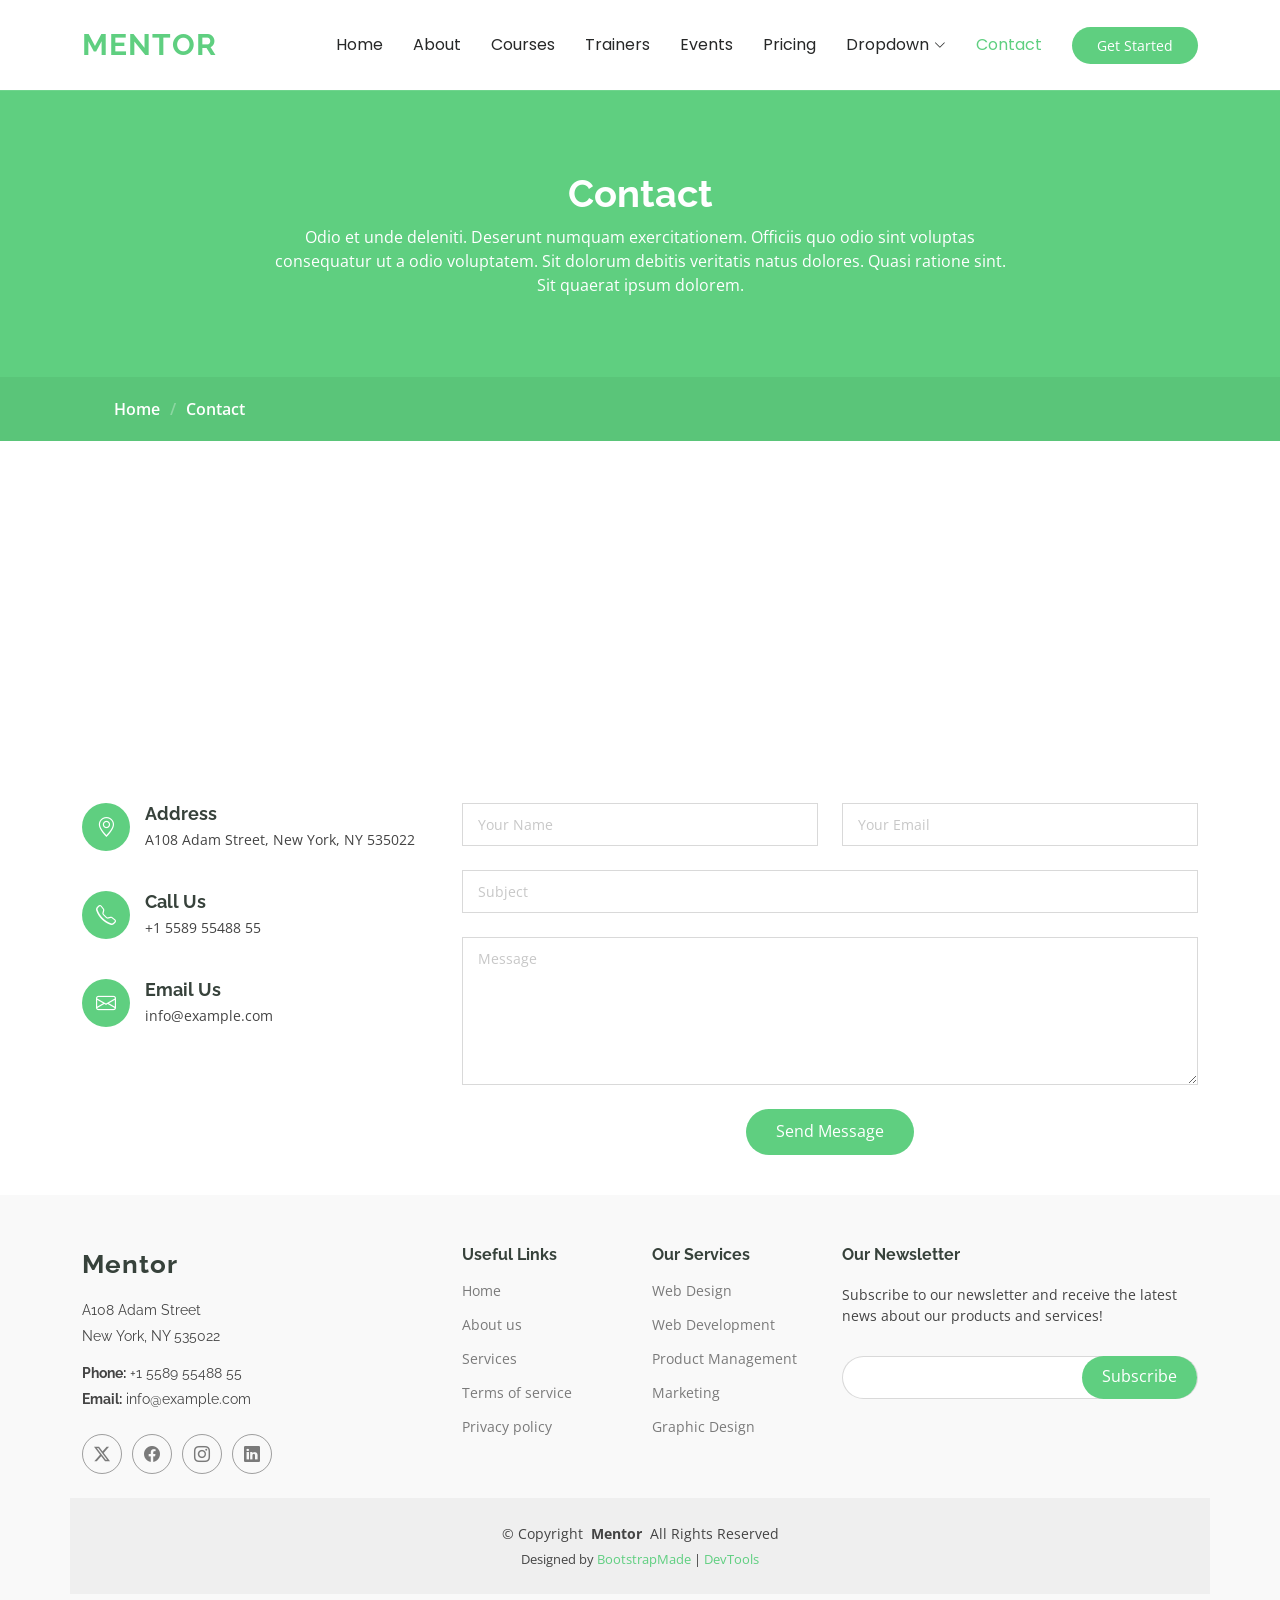
<file: contact.html>
<!DOCTYPE html>
<html lang="en">

<head>
  <meta charset="utf-8">
  <meta content="width=device-width, initial-scale=1.0" name="viewport">
  <title>Contact - Mentor Bootstrap Template</title>
  <meta name="description" content="">
  <meta name="keywords" content="">

  <!-- Favicons -->
  <link href="assets/img/favicon.png" rel="icon">
  <link href="assets/img/apple-touch-icon.png" rel="apple-touch-icon">

  <!-- Fonts -->
  <link href="https://fonts.googleapis.com" rel="preconnect">
  <link href="https://fonts.gstatic.com" rel="preconnect" crossorigin>
  <link
    href="https://fonts.googleapis.com/css2?family=Open+Sans:ital,wght@0,300;0,400;0,500;0,600;0,700;0,800;1,300;1,400;1,500;1,600;1,700;1,800&family=Poppins:ital,wght@0,100;0,200;0,300;0,400;0,500;0,600;0,700;0,800;0,900;1,100;1,200;1,300;1,400;1,500;1,600;1,700;1,800;1,900&family=Raleway:ital,wght@0,100;0,200;0,300;0,400;0,500;0,600;0,700;0,800;0,900;1,100;1,200;1,300;1,400;1,500;1,600;1,700;1,800;1,900&display=swap"
    rel="stylesheet">

  <!-- Vendor CSS Files -->
  <link href="assets/vendor/bootstrap/css/bootstrap.min.css" rel="stylesheet">
  <link href="assets/vendor/bootstrap-icons/bootstrap-icons.css" rel="stylesheet">
  <link href="assets/vendor/aos/aos.css" rel="stylesheet">
  <link href="assets/vendor/glightbox/css/glightbox.min.css" rel="stylesheet">
  <link href="assets/vendor/swiper/swiper-bundle.min.css" rel="stylesheet">

  <!-- Main CSS File -->
  <link href="assets/css/main.css" rel="stylesheet">

  <!-- =======================================================
  * Template Name: Mentor
  * Template URL: https://bootstrapmade.com/mentor-free-education-bootstrap-theme/
  * Updated: Jul 07 2025 with Bootstrap v5.3.7
  * Author: BootstrapMade.com
  * License: https://bootstrapmade.com/license/
  ======================================================== -->
</head>

<body class="contact-page">

  <header id="header" class="header d-flex align-items-center sticky-top">
    <div class="container-fluid container-xl position-relative d-flex align-items-center">

      <a href="index.html" class="logo d-flex align-items-center me-auto">
        <!-- Uncomment the line below if you also wish to use an image logo -->
        <!-- <img src="assets/img/logo.webp" alt=""> -->
        <h1 class="sitename">Mentor</h1>
      </a>

      <nav id="navmenu" class="navmenu">
        <ul>
          <li><a href="index.html">Home<br></a></li>
          <li><a href="about.html">About</a></li>
          <li><a href="courses.html">Courses</a></li>
          <li><a href="trainers.html">Trainers</a></li>
          <li><a href="events.html">Events</a></li>
          <li><a href="pricing.html">Pricing</a></li>
          <li class="dropdown"><a href="#"><span>Dropdown</span> <i class="bi bi-chevron-down toggle-dropdown"></i></a>
            <ul>
              <li><a href="#">Dropdown 1</a></li>
              <li class="dropdown"><a href="#"><span>Deep Dropdown</span> <i
                    class="bi bi-chevron-down toggle-dropdown"></i></a>
                <ul>
                  <li><a href="#">Deep Dropdown 1</a></li>
                  <li><a href="#">Deep Dropdown 2</a></li>
                  <li><a href="#">Deep Dropdown 3</a></li>
                  <li><a href="#">Deep Dropdown 4</a></li>
                  <li><a href="#">Deep Dropdown 5</a></li>
                </ul>
              </li>
              <li><a href="#">Dropdown 2</a></li>
              <li><a href="#">Dropdown 3</a></li>
              <li><a href="#">Dropdown 4</a></li>
            </ul>
          </li>
          <li><a href="contact.html" class="active">Contact</a></li>
        </ul>
        <i class="mobile-nav-toggle d-xl-none bi bi-list"></i>
      </nav>

      <a class="btn-getstarted" href="courses.html">Get Started</a>

    </div>
  </header>

  <main class="main">

    <!-- Page Title -->
    <div class="page-title" data-aos="fade">
      <div class="heading">
        <div class="container">
          <div class="row d-flex justify-content-center text-center">
            <div class="col-lg-8">
              <h1>Contact</h1>
              <p class="mb-0">Odio et unde deleniti. Deserunt numquam exercitationem. Officiis quo odio sint voluptas
                consequatur ut a odio voluptatem. Sit dolorum debitis veritatis natus dolores. Quasi ratione sint. Sit
                quaerat ipsum dolorem.</p>
            </div>
          </div>
        </div>
      </div>
      <nav class="breadcrumbs">
        <div class="container">
          <ol>
            <li><a href="index.html">Home</a></li>
            <li class="current">Contact</li>
          </ol>
        </div>
      </nav>
    </div><!-- End Page Title -->

    <!-- Contact Section -->
    <section id="contact" class="contact section">

      <div class="mb-5" data-aos="fade-up" data-aos-delay="200">
        <iframe style="border:0; width: 100%; height: 300px;"
          src="https://www.google.com/maps/embed?pb=!1m14!1m8!1m3!1d48389.78314118045!2d-74.006138!3d40.710059!3m2!1i1024!2i768!4f13.1!3m3!1m2!1s0x89c25a22a3bda30d%3A0xb89d1fe6bc499443!2sDowntown%20Conference%20Center!5e0!3m2!1sen!2sus!4v1676961268712!5m2!1sen!2sus"
          frameborder="0" allowfullscreen="" loading="lazy" referrerpolicy="no-referrer-when-downgrade"></iframe>
      </div><!-- End Google Maps -->

      <div class="container" data-aos="fade-up" data-aos-delay="100">

        <div class="row gy-4">

          <div class="col-lg-4">
            <div class="info-item d-flex" data-aos="fade-up" data-aos-delay="300">
              <i class="bi bi-geo-alt flex-shrink-0"></i>
              <div>
                <h3>Address</h3>
                <p>A108 Adam Street, New York, NY 535022</p>
              </div>
            </div><!-- End Info Item -->

            <div class="info-item d-flex" data-aos="fade-up" data-aos-delay="400">
              <i class="bi bi-telephone flex-shrink-0"></i>
              <div>
                <h3>Call Us</h3>
                <p>+1 5589 55488 55</p>
              </div>
            </div><!-- End Info Item -->

            <div class="info-item d-flex" data-aos="fade-up" data-aos-delay="500">
              <i class="bi bi-envelope flex-shrink-0"></i>
              <div>
                <h3>Email Us</h3>
                <p>info@example.com</p>
              </div>
            </div><!-- End Info Item -->

          </div>

          <div class="col-lg-8">
            <form action="#" method="post" class="email-form" data-aos="fade-up" data-aos-delay="200">
              <div class="row gy-4">

                <div class="col-md-6">
                  <input type="text" name="name" class="form-control" placeholder="Your Name" required="">
                </div>

                <div class="col-md-6 ">
                  <input type="email" class="form-control" name="email" placeholder="Your Email" required="">
                </div>

                <div class="col-md-12">
                  <input type="text" class="form-control" name="subject" placeholder="Subject" required="">
                </div>

                <div class="col-md-12">
                  <textarea class="form-control" name="message" rows="6" placeholder="Message" required=""></textarea>
                </div>

                <div class="col-md-12 text-center">
                  <div class="loading">Loading</div>
                  <div class="error-message"></div>
                  <div class="sent-message">Your message has been sent. Thank you!</div>

                  <button type="submit">Send Message</button>
                </div>

              </div>
            </form>
          </div><!-- End Contact Form -->

        </div>

      </div>

    </section><!-- /Contact Section -->

  </main>

  <footer id="footer" class="footer position-relative light-background">

    <div class="container footer-top">
      <div class="row gy-4">
        <div class="col-lg-4 col-md-6 footer-about">
          <a href="index.html" class="logo d-flex align-items-center">
            <span class="sitename">Mentor</span>
          </a>
          <div class="footer-contact pt-3">
            <p>A108 Adam Street</p>
            <p>New York, NY 535022</p>
            <p class="mt-3"><strong>Phone:</strong> <span>+1 5589 55488 55</span></p>
            <p><strong>Email:</strong> <span>info@example.com</span></p>
          </div>
          <div class="social-links d-flex mt-4">
            <a href=""><i class="bi bi-twitter-x"></i></a>
            <a href=""><i class="bi bi-facebook"></i></a>
            <a href=""><i class="bi bi-instagram"></i></a>
            <a href=""><i class="bi bi-linkedin"></i></a>
          </div>
        </div>

        <div class="col-lg-2 col-md-3 footer-links">
          <h4>Useful Links</h4>
          <ul>
            <li><a href="#">Home</a></li>
            <li><a href="#">About us</a></li>
            <li><a href="#">Services</a></li>
            <li><a href="#">Terms of service</a></li>
            <li><a href="#">Privacy policy</a></li>
          </ul>
        </div>

        <div class="col-lg-2 col-md-3 footer-links">
          <h4>Our Services</h4>
          <ul>
            <li><a href="#">Web Design</a></li>
            <li><a href="#">Web Development</a></li>
            <li><a href="#">Product Management</a></li>
            <li><a href="#">Marketing</a></li>
            <li><a href="#">Graphic Design</a></li>
          </ul>
        </div>

        <div class="col-lg-4 col-md-12 footer-newsletter">
          <h4>Our Newsletter</h4>
          <p>Subscribe to our newsletter and receive the latest news about our products and services!</p>
          <form action="#" method="post" class="email-form">
            <div class="newsletter-form"><input type="email" name="email"><input type="submit" value="Subscribe"></div>
            <div class="loading">Loading</div>
            <div class="error-message"></div>
            <div class="sent-message">Your subscription request has been sent. Thank you!</div>
          </form>
        </div>

      </div>
    </div>

    <div class="container copyright text-center mt-4">
      <p>© <span>Copyright</span> <strong class="px-1 sitename">Mentor</strong> <span>All Rights Reserved</span></p>
      <div class="credits">
        <!-- All the links in the footer should remain intact. -->
        <!-- You can delete the links only if you've purchased the pro version. -->
        <!-- Licensing information: https://bootstrapmade.com/license/ -->
        Designed by <a href="https://bootstrapmade.com/">BootstrapMade</a> | <a
          href="https://bootstrapmade.com/tools/">DevTools</a>
      </div>
    </div>

  </footer>

  <!-- Scroll Top -->
  <a href="#" id="scroll-top" class="scroll-top d-flex align-items-center justify-content-center"><i
      class="bi bi-arrow-up-short"></i></a>

  <!-- Preloader -->
  <div id="preloader"></div>

  <!-- Vendor JS Files -->
  <script src="assets/vendor/bootstrap/js/bootstrap.bundle.min.js"></script>
  <script src="assets/vendor/aos/aos.js"></script>
  <script src="assets/vendor/glightbox/js/glightbox.min.js"></script>
  <script src="assets/vendor/purecounter/purecounter_vanilla.js"></script>
  <script src="assets/vendor/swiper/swiper-bundle.min.js"></script>

  <!-- Main JS File -->
  <script src="assets/js/main.js"></script>

</body>

</html>
</file>
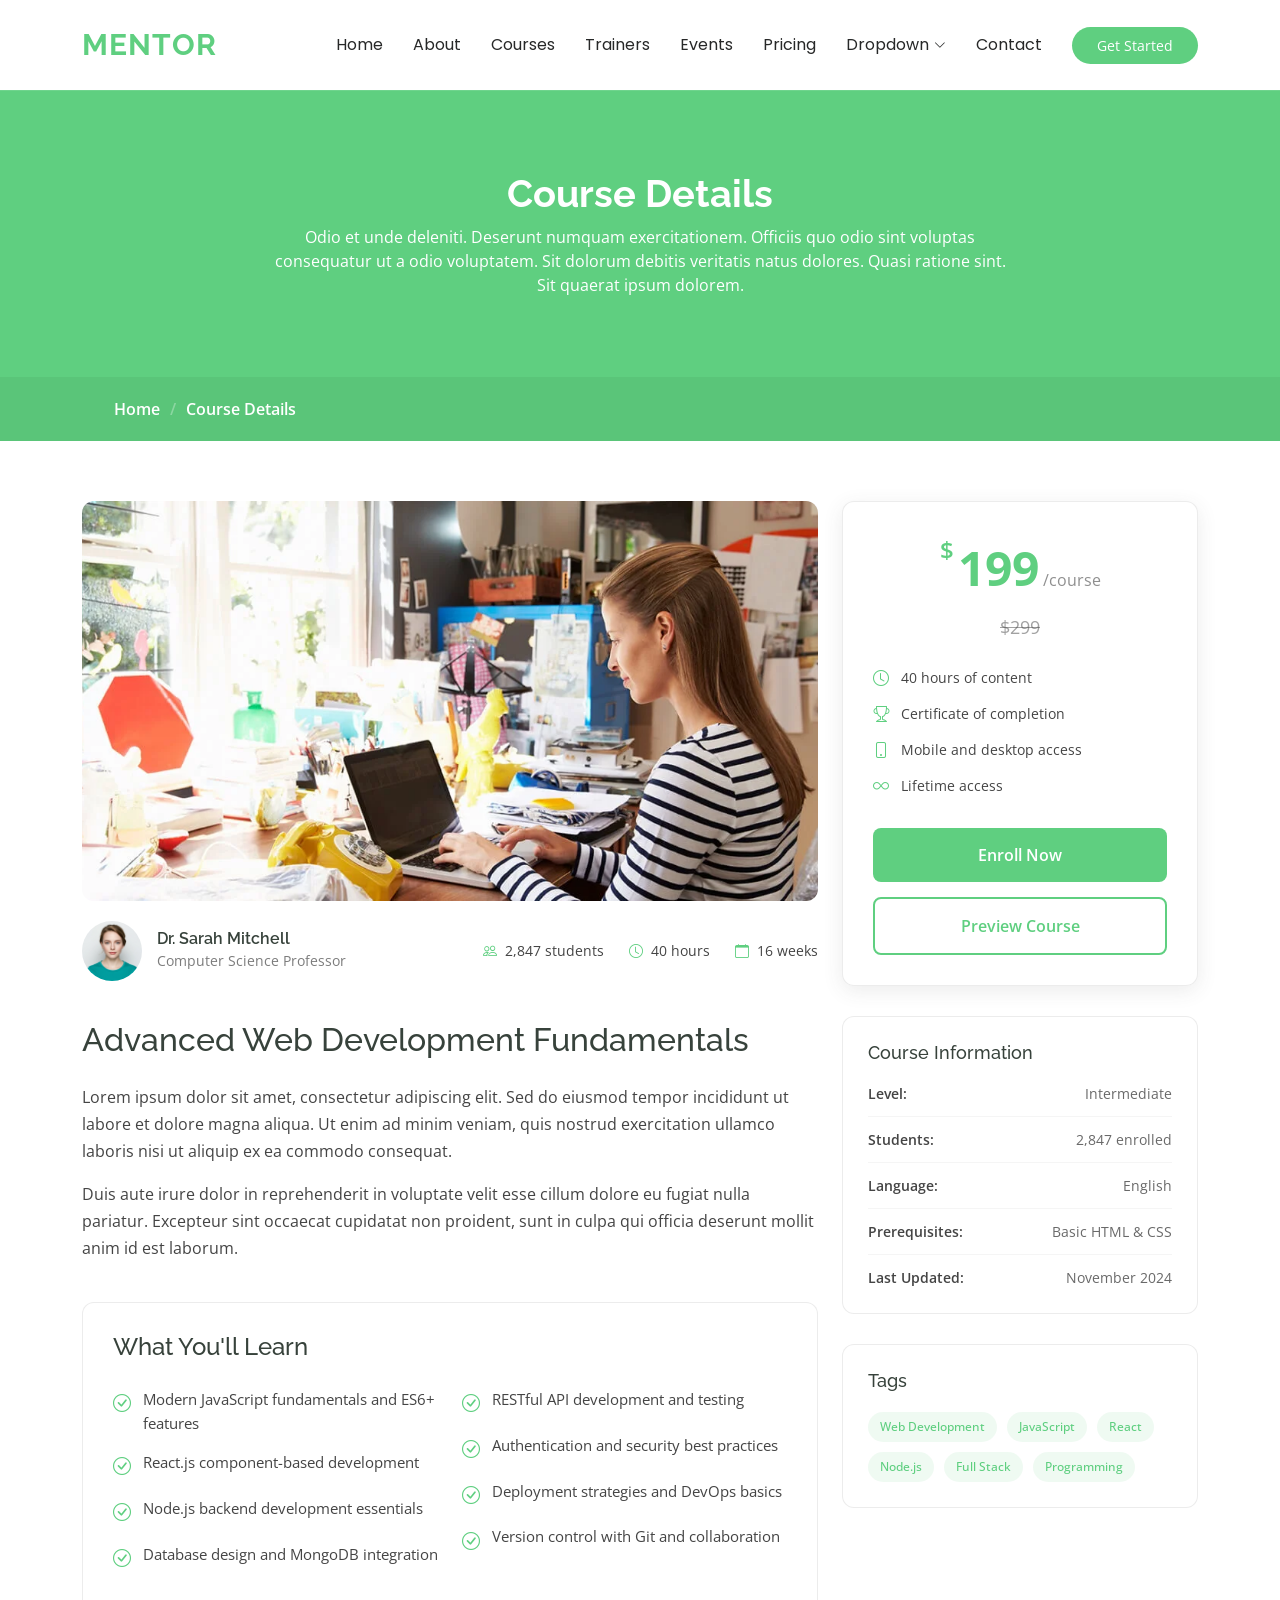
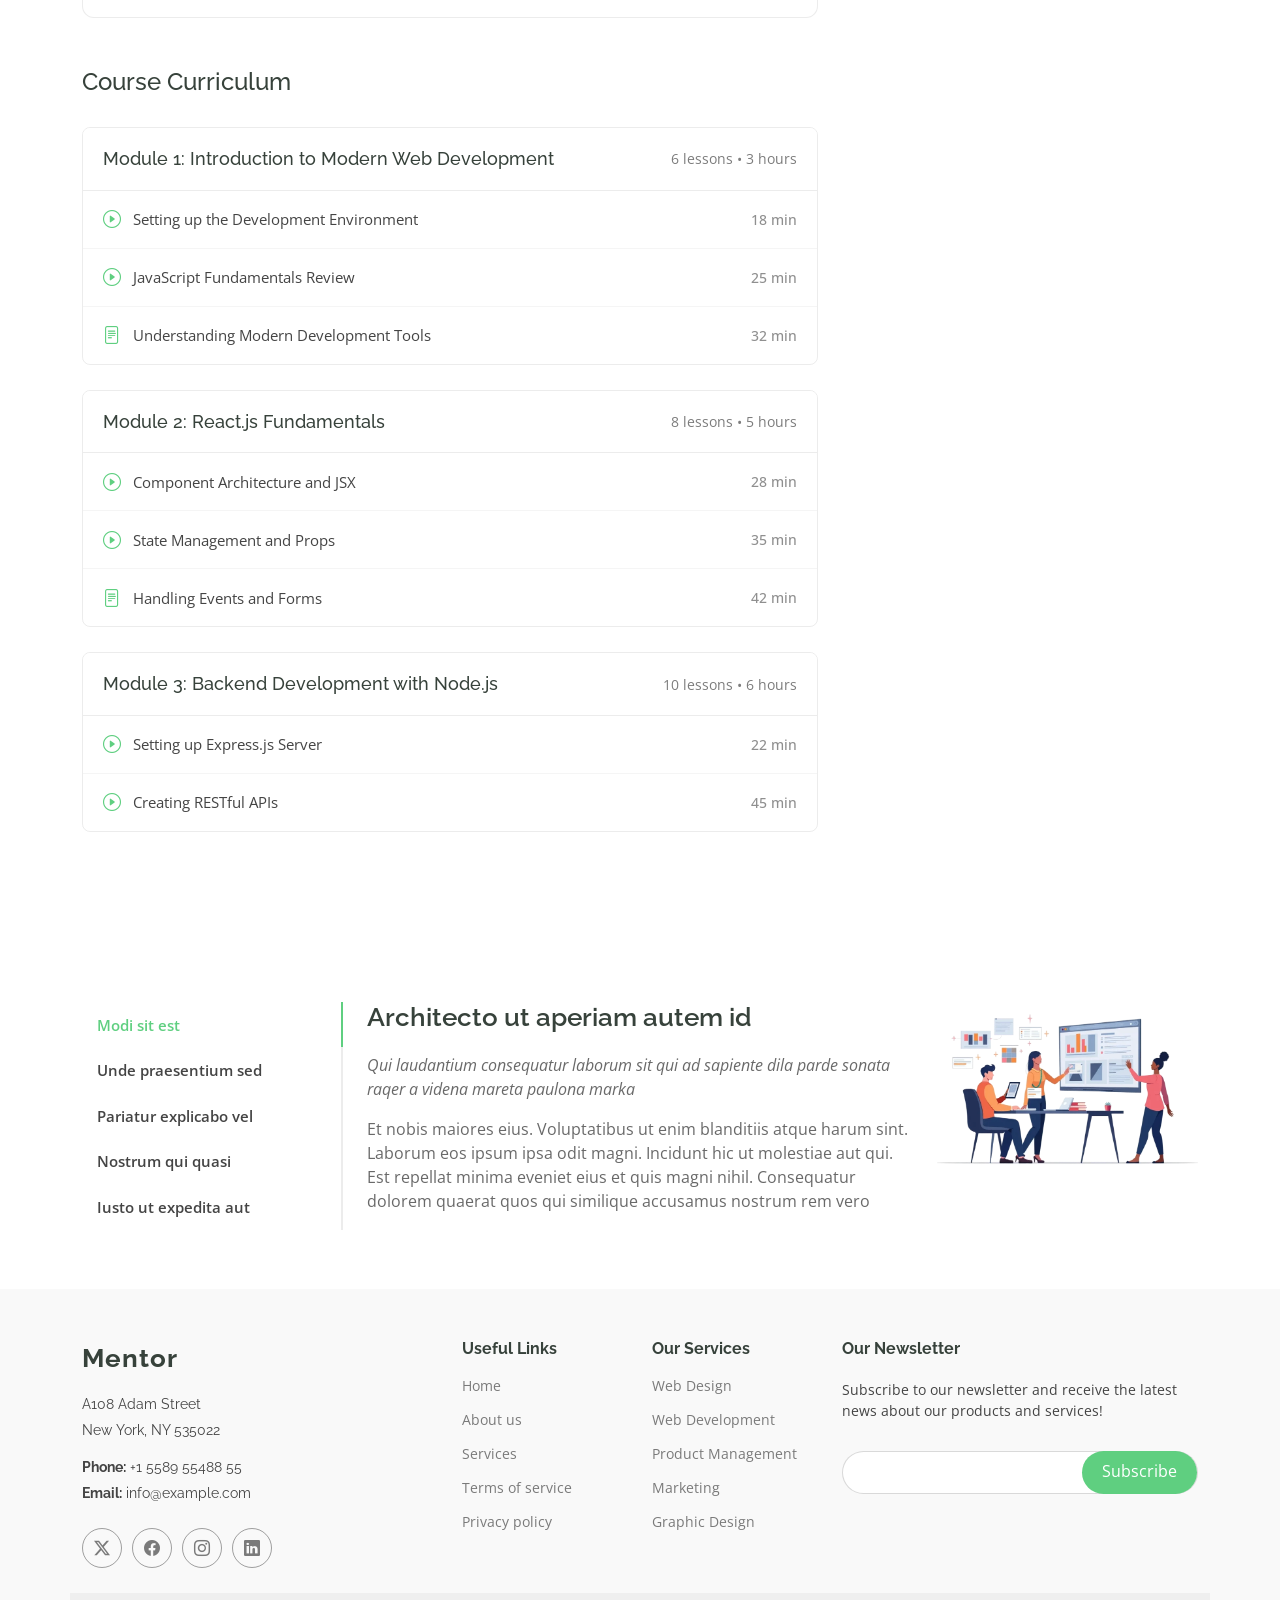
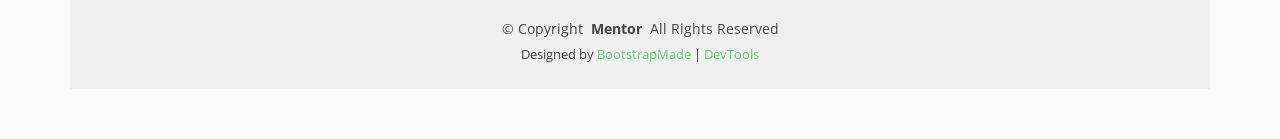
<file: course-details.html>
<!DOCTYPE html>
<html lang="en">

<head>
  <meta charset="utf-8">
  <meta content="width=device-width, initial-scale=1.0" name="viewport">
  <title>Course Details - Mentor Bootstrap Template</title>
  <meta name="description" content="">
  <meta name="keywords" content="">

  <!-- Favicons -->
  <link href="assets/img/favicon.png" rel="icon">
  <link href="assets/img/apple-touch-icon.png" rel="apple-touch-icon">

  <!-- Fonts -->
  <link href="https://fonts.googleapis.com" rel="preconnect">
  <link href="https://fonts.gstatic.com" rel="preconnect" crossorigin>
  <link href="https://fonts.googleapis.com/css2?family=Open+Sans:ital,wght@0,300;0,400;0,500;0,600;0,700;0,800;1,300;1,400;1,500;1,600;1,700;1,800&family=Poppins:ital,wght@0,100;0,200;0,300;0,400;0,500;0,600;0,700;0,800;0,900;1,100;1,200;1,300;1,400;1,500;1,600;1,700;1,800;1,900&family=Raleway:ital,wght@0,100;0,200;0,300;0,400;0,500;0,600;0,700;0,800;0,900;1,100;1,200;1,300;1,400;1,500;1,600;1,700;1,800;1,900&display=swap" rel="stylesheet">

  <!-- Vendor CSS Files -->
  <link href="assets/vendor/bootstrap/css/bootstrap.min.css" rel="stylesheet">
  <link href="assets/vendor/bootstrap-icons/bootstrap-icons.css" rel="stylesheet">
  <link href="assets/vendor/aos/aos.css" rel="stylesheet">
  <link href="assets/vendor/glightbox/css/glightbox.min.css" rel="stylesheet">
  <link href="assets/vendor/swiper/swiper-bundle.min.css" rel="stylesheet">

  <!-- Main CSS File -->
  <link href="assets/css/main.css" rel="stylesheet">

  <!-- =======================================================
  * Template Name: Mentor
  * Template URL: https://bootstrapmade.com/mentor-free-education-bootstrap-theme/
  * Updated: Jul 07 2025 with Bootstrap v5.3.7
  * Author: BootstrapMade.com
  * License: https://bootstrapmade.com/license/
  ======================================================== -->
</head>

<body class="course-details-page">

  <header id="header" class="header d-flex align-items-center sticky-top">
    <div class="container-fluid container-xl position-relative d-flex align-items-center">

      <a href="index.html" class="logo d-flex align-items-center me-auto">
        <!-- Uncomment the line below if you also wish to use an image logo -->
        <!-- <img src="assets/img/logo.webp" alt=""> -->
        <h1 class="sitename">Mentor</h1>
      </a>

      <nav id="navmenu" class="navmenu">
        <ul>
          <li><a href="index.html">Home<br></a></li>
          <li><a href="about.html">About</a></li>
          <li><a href="courses.html">Courses</a></li>
          <li><a href="trainers.html">Trainers</a></li>
          <li><a href="events.html">Events</a></li>
          <li><a href="pricing.html">Pricing</a></li>
          <li class="dropdown"><a href="#"><span>Dropdown</span> <i class="bi bi-chevron-down toggle-dropdown"></i></a>
            <ul>
              <li><a href="#">Dropdown 1</a></li>
              <li class="dropdown"><a href="#"><span>Deep Dropdown</span> <i class="bi bi-chevron-down toggle-dropdown"></i></a>
                <ul>
                  <li><a href="#">Deep Dropdown 1</a></li>
                  <li><a href="#">Deep Dropdown 2</a></li>
                  <li><a href="#">Deep Dropdown 3</a></li>
                  <li><a href="#">Deep Dropdown 4</a></li>
                  <li><a href="#">Deep Dropdown 5</a></li>
                </ul>
              </li>
              <li><a href="#">Dropdown 2</a></li>
              <li><a href="#">Dropdown 3</a></li>
              <li><a href="#">Dropdown 4</a></li>
            </ul>
          </li>
          <li><a href="contact.html">Contact</a></li>
        </ul>
        <i class="mobile-nav-toggle d-xl-none bi bi-list"></i>
      </nav>

      <a class="btn-getstarted" href="courses.html">Get Started</a>

    </div>
  </header>

  <main class="main">

    <!-- Page Title -->
    <div class="page-title" data-aos="fade">
      <div class="heading">
        <div class="container">
          <div class="row d-flex justify-content-center text-center">
            <div class="col-lg-8">
              <h1>Course Details</h1>
              <p class="mb-0">Odio et unde deleniti. Deserunt numquam exercitationem. Officiis quo odio sint voluptas consequatur ut a odio voluptatem. Sit dolorum debitis veritatis natus dolores. Quasi ratione sint. Sit quaerat ipsum dolorem.</p>
            </div>
          </div>
        </div>
      </div>
      <nav class="breadcrumbs">
        <div class="container">
          <ol>
            <li><a href="index.html">Home</a></li>
            <li class="current">Course Details</li>
          </ol>
        </div>
      </nav>
    </div><!-- End Page Title -->

    <!-- Course Details Section -->
    <section id="course-details" class="course-details section">

      <div class="container" data-aos="fade-up" data-aos-delay="100">

        <div class="row">
          <div class="col-lg-8">

            <!-- Course Header -->
            <div class="course-header" data-aos="fade-up" data-aos-delay="200">
              <div class="course-image">
                <img src="assets/img/course/course-details-1.webp" alt="Course Image" class="img-fluid">
              </div>
              <div class="course-meta">
                <div class="instructor">
                  <img src="assets/img/person/person-f-3.webp" alt="Instructor" class="instructor-avatar">
                  <div class="instructor-info">
                    <h6>Dr. Sarah Mitchell</h6>
                    <span>Computer Science Professor</span>
                  </div>
                </div>
                <div class="course-stats">
                  <div class="stat-item">
                    <i class="bi bi-people"></i>
                    <span>2,847 students</span>
                  </div>
                  <div class="stat-item">
                    <i class="bi bi-clock"></i>
                    <span>40 hours</span>
                  </div>
                  <div class="stat-item">
                    <i class="bi bi-calendar"></i>
                    <span>16 weeks</span>
                  </div>
                </div>
              </div>
            </div><!-- End Course Header -->

            <!-- Course Content -->
            <div class="course-content" data-aos="fade-up" data-aos-delay="300">
              <h2>Advanced Web Development Fundamentals</h2>

              <div class="course-description">
                <p>Lorem ipsum dolor sit amet, consectetur adipiscing elit. Sed do eiusmod tempor incididunt ut labore et dolore magna aliqua. Ut enim ad minim veniam, quis nostrud exercitation ullamco laboris nisi ut aliquip ex ea commodo consequat.</p>

                <p>Duis aute irure dolor in reprehenderit in voluptate velit esse cillum dolore eu fugiat nulla pariatur. Excepteur sint occaecat cupidatat non proident, sunt in culpa qui officia deserunt mollit anim id est laborum.</p>
              </div>

              <div class="what-you-learn">
                <h3>What You'll Learn</h3>
                <div class="row">
                  <div class="col-md-6">
                    <ul class="learn-list">
                      <li><i class="bi bi-check-circle"></i>Modern JavaScript fundamentals and ES6+ features</li>
                      <li><i class="bi bi-check-circle"></i>React.js component-based development</li>
                      <li><i class="bi bi-check-circle"></i>Node.js backend development essentials</li>
                      <li><i class="bi bi-check-circle"></i>Database design and MongoDB integration</li>
                    </ul>
                  </div>
                  <div class="col-md-6">
                    <ul class="learn-list">
                      <li><i class="bi bi-check-circle"></i>RESTful API development and testing</li>
                      <li><i class="bi bi-check-circle"></i>Authentication and security best practices</li>
                      <li><i class="bi bi-check-circle"></i>Deployment strategies and DevOps basics</li>
                      <li><i class="bi bi-check-circle"></i>Version control with Git and collaboration</li>
                    </ul>
                  </div>
                </div>
              </div>

            </div><!-- End Course Content -->

            <!-- Course Curriculum -->
            <div class="course-curriculum" data-aos="fade-up" data-aos-delay="400">
              <h3>Course Curriculum</h3>

              <div class="curriculum-section">
                <div class="section-header">
                  <h4>Module 1: Introduction to Modern Web Development</h4>
                  <span class="lessons-count">6 lessons • 3 hours</span>
                </div>
                <div class="lessons">
                  <div class="lesson-item">
                    <div class="lesson-info">
                      <i class="bi bi-play-circle"></i>
                      <span>Setting up the Development Environment</span>
                    </div>
                    <span class="lesson-duration">18 min</span>
                  </div>
                  <div class="lesson-item">
                    <div class="lesson-info">
                      <i class="bi bi-play-circle"></i>
                      <span>JavaScript Fundamentals Review</span>
                    </div>
                    <span class="lesson-duration">25 min</span>
                  </div>
                  <div class="lesson-item">
                    <div class="lesson-info">
                      <i class="bi bi-file-text"></i>
                      <span>Understanding Modern Development Tools</span>
                    </div>
                    <span class="lesson-duration">32 min</span>
                  </div>
                </div>
              </div>

              <div class="curriculum-section">
                <div class="section-header">
                  <h4>Module 2: React.js Fundamentals</h4>
                  <span class="lessons-count">8 lessons • 5 hours</span>
                </div>
                <div class="lessons">
                  <div class="lesson-item">
                    <div class="lesson-info">
                      <i class="bi bi-play-circle"></i>
                      <span>Component Architecture and JSX</span>
                    </div>
                    <span class="lesson-duration">28 min</span>
                  </div>
                  <div class="lesson-item">
                    <div class="lesson-info">
                      <i class="bi bi-play-circle"></i>
                      <span>State Management and Props</span>
                    </div>
                    <span class="lesson-duration">35 min</span>
                  </div>
                  <div class="lesson-item">
                    <div class="lesson-info">
                      <i class="bi bi-file-text"></i>
                      <span>Handling Events and Forms</span>
                    </div>
                    <span class="lesson-duration">42 min</span>
                  </div>
                </div>
              </div>

              <div class="curriculum-section">
                <div class="section-header">
                  <h4>Module 3: Backend Development with Node.js</h4>
                  <span class="lessons-count">10 lessons • 6 hours</span>
                </div>
                <div class="lessons">
                  <div class="lesson-item">
                    <div class="lesson-info">
                      <i class="bi bi-play-circle"></i>
                      <span>Setting up Express.js Server</span>
                    </div>
                    <span class="lesson-duration">22 min</span>
                  </div>
                  <div class="lesson-item">
                    <div class="lesson-info">
                      <i class="bi bi-play-circle"></i>
                      <span>Creating RESTful APIs</span>
                    </div>
                    <span class="lesson-duration">45 min</span>
                  </div>
                </div>
              </div>

            </div><!-- End Course Curriculum -->

          </div>

          <div class="col-lg-4">

            <!-- Course Sidebar -->
            <div class="course-sidebar" data-aos="fade-up" data-aos-delay="200">

              <!-- Pricing Card -->
              <div class="pricing-card">
                <div class="price">
                  <span class="currency">$</span>
                  <span class="amount">199</span>
                  <span class="period">/course</span>
                </div>
                <div class="original-price">$299</div>

                <div class="course-features">
                  <div class="feature">
                    <i class="bi bi-clock"></i>
                    <span>40 hours of content</span>
                  </div>
                  <div class="feature">
                    <i class="bi bi-trophy"></i>
                    <span>Certificate of completion</span>
                  </div>
                  <div class="feature">
                    <i class="bi bi-phone"></i>
                    <span>Mobile and desktop access</span>
                  </div>
                  <div class="feature">
                    <i class="bi bi-infinity"></i>
                    <span>Lifetime access</span>
                  </div>
                </div>

                <button class="btn-enroll">Enroll Now</button>
                <button class="btn-preview">Preview Course</button>
              </div><!-- End Pricing Card -->

              <!-- Course Info -->
              <div class="course-info-card">
                <h4>Course Information</h4>
                <div class="info-item">
                  <span class="label">Level:</span>
                  <span class="value">Intermediate</span>
                </div>
                <div class="info-item">
                  <span class="label">Students:</span>
                  <span class="value">2,847 enrolled</span>
                </div>
                <div class="info-item">
                  <span class="label">Language:</span>
                  <span class="value">English</span>
                </div>
                <div class="info-item">
                  <span class="label">Prerequisites:</span>
                  <span class="value">Basic HTML &amp; CSS</span>
                </div>
                <div class="info-item">
                  <span class="label">Last Updated:</span>
                  <span class="value">November 2024</span>
                </div>
              </div><!-- End Course Info -->

              <!-- Tags -->
              <div class="course-tags">
                <h4>Tags</h4>
                <div class="tags-list">
                  <span class="tag">Web Development</span>
                  <span class="tag">JavaScript</span>
                  <span class="tag">React</span>
                  <span class="tag">Node.js</span>
                  <span class="tag">Full Stack</span>
                  <span class="tag">Programming</span>
                </div>
              </div><!-- End Tags -->

            </div><!-- End Course Sidebar -->

          </div>

        </div>

      </div>

    </section><!-- /Course Details Section -->

    <!-- Tabs Section -->
    <section id="tabs" class="tabs section">

      <div class="container" data-aos="fade-up" data-aos-delay="100">

        <div class="row">
          <div class="col-lg-3">
            <ul class="nav nav-tabs flex-column">
              <li class="nav-item">
                <a class="nav-link active show" data-bs-toggle="tab" href="#tab-1">Modi sit est</a>
              </li>
              <li class="nav-item">
                <a class="nav-link" data-bs-toggle="tab" href="#tab-2">Unde praesentium sed</a>
              </li>
              <li class="nav-item">
                <a class="nav-link" data-bs-toggle="tab" href="#tab-3">Pariatur explicabo vel</a>
              </li>
              <li class="nav-item">
                <a class="nav-link" data-bs-toggle="tab" href="#tab-4">Nostrum qui quasi</a>
              </li>
              <li class="nav-item">
                <a class="nav-link" data-bs-toggle="tab" href="#tab-5">Iusto ut expedita aut</a>
              </li>
            </ul>
          </div>
          <div class="col-lg-9 mt-4 mt-lg-0">
            <div class="tab-content">
              <div class="tab-pane active show" id="tab-1">
                <div class="row">
                  <div class="col-lg-8 details order-2 order-lg-1">
                    <h3>Architecto ut aperiam autem id</h3>
                    <p class="fst-italic">Qui laudantium consequatur laborum sit qui ad sapiente dila parde sonata raqer a videna mareta paulona marka</p>
                    <p>Et nobis maiores eius. Voluptatibus ut enim blanditiis atque harum sint. Laborum eos ipsum ipsa odit magni. Incidunt hic ut molestiae aut qui. Est repellat minima eveniet eius et quis magni nihil. Consequatur dolorem quaerat quos qui similique accusamus nostrum rem vero</p>
                  </div>
                  <div class="col-lg-4 text-center order-1 order-lg-2">
                    <img src="assets/img/illustration/illustration-13.webp" alt="" class="img-fluid">
                  </div>
                </div>
              </div>
              <div class="tab-pane" id="tab-2">
                <div class="row">
                  <div class="col-lg-8 details order-2 order-lg-1">
                    <h3>Et blanditiis nemo veritatis excepturi</h3>
                    <p class="fst-italic">Qui laudantium consequatur laborum sit qui ad sapiente dila parde sonata raqer a videna mareta paulona marka</p>
                    <p>Ea ipsum voluptatem consequatur quis est. Illum error ullam omnis quia et reiciendis sunt sunt est. Non aliquid repellendus itaque accusamus eius et velit ipsa voluptates. Optio nesciunt eaque beatae accusamus lerode pakto madirna desera vafle de nideran pal</p>
                  </div>
                  <div class="col-lg-4 text-center order-1 order-lg-2">
                    <img src="assets/img/illustration/illustration-11.webp" alt="" class="img-fluid">
                  </div>
                </div>
              </div>
              <div class="tab-pane" id="tab-3">
                <div class="row">
                  <div class="col-lg-8 details order-2 order-lg-1">
                    <h3>Impedit facilis occaecati odio neque aperiam sit</h3>
                    <p class="fst-italic">Eos voluptatibus quo. Odio similique illum id quidem non enim fuga. Qui natus non sunt dicta dolor et. In asperiores velit quaerat perferendis aut</p>
                    <p>Iure officiis odit rerum. Harum sequi eum illum corrupti culpa veritatis quisquam. Neque necessitatibus illo rerum eum ut. Commodi ipsam minima molestiae sed laboriosam a iste odio. Earum odit nesciunt fugiat sit ullam. Soluta et harum voluptatem optio quae</p>
                  </div>
                  <div class="col-lg-4 text-center order-1 order-lg-2">
                    <img src="assets/img/illustration/illustration-14.webp" alt="" class="img-fluid">
                  </div>
                </div>
              </div>
              <div class="tab-pane" id="tab-4">
                <div class="row">
                  <div class="col-lg-8 details order-2 order-lg-1">
                    <h3>Fuga dolores inventore laboriosam ut est accusamus laboriosam dolore</h3>
                    <p class="fst-italic">Totam aperiam accusamus. Repellat consequuntur iure voluptas iure porro quis delectus</p>
                    <p>Eaque consequuntur consequuntur libero expedita in voluptas. Nostrum ipsam necessitatibus aliquam fugiat debitis quis velit. Eum ex maxime error in consequatur corporis atque. Eligendi asperiores sed qui veritatis aperiam quia a laborum inventore</p>
                  </div>
                  <div class="col-lg-4 text-center order-1 order-lg-2">
                    <img src="assets/img/illustration/illustration-12.webp" alt="" class="img-fluid">
                  </div>
                </div>
              </div>
              <div class="tab-pane" id="tab-5">
                <div class="row">
                  <div class="col-lg-8 details order-2 order-lg-1">
                    <h3>Est eveniet ipsam sindera pad rone matrelat sando reda</h3>
                    <p class="fst-italic">Omnis blanditiis saepe eos autem qui sunt debitis porro quia.</p>
                    <p>Exercitationem nostrum omnis. Ut reiciendis repudiandae minus. Omnis recusandae ut non quam ut quod eius qui. Ipsum quia odit vero atque qui quibusdam amet. Occaecati sed est sint aut vitae molestiae voluptate vel</p>
                  </div>
                  <div class="col-lg-4 text-center order-1 order-lg-2">
                    <img src="assets/img/illustration/illustration-10.webp" alt="" class="img-fluid">
                  </div>
                </div>
              </div>
            </div>
          </div>
        </div>

      </div>

    </section><!-- /Tabs Section -->

  </main>

  <footer id="footer" class="footer position-relative light-background">

    <div class="container footer-top">
      <div class="row gy-4">
        <div class="col-lg-4 col-md-6 footer-about">
          <a href="index.html" class="logo d-flex align-items-center">
            <span class="sitename">Mentor</span>
          </a>
          <div class="footer-contact pt-3">
            <p>A108 Adam Street</p>
            <p>New York, NY 535022</p>
            <p class="mt-3"><strong>Phone:</strong> <span>+1 5589 55488 55</span></p>
            <p><strong>Email:</strong> <span>info@example.com</span></p>
          </div>
          <div class="social-links d-flex mt-4">
            <a href=""><i class="bi bi-twitter-x"></i></a>
            <a href=""><i class="bi bi-facebook"></i></a>
            <a href=""><i class="bi bi-instagram"></i></a>
            <a href=""><i class="bi bi-linkedin"></i></a>
          </div>
        </div>

        <div class="col-lg-2 col-md-3 footer-links">
          <h4>Useful Links</h4>
          <ul>
            <li><a href="#">Home</a></li>
            <li><a href="#">About us</a></li>
            <li><a href="#">Services</a></li>
            <li><a href="#">Terms of service</a></li>
            <li><a href="#">Privacy policy</a></li>
          </ul>
        </div>

        <div class="col-lg-2 col-md-3 footer-links">
          <h4>Our Services</h4>
          <ul>
            <li><a href="#">Web Design</a></li>
            <li><a href="#">Web Development</a></li>
            <li><a href="#">Product Management</a></li>
            <li><a href="#">Marketing</a></li>
            <li><a href="#">Graphic Design</a></li>
          </ul>
        </div>

        <div class="col-lg-4 col-md-12 footer-newsletter">
          <h4>Our Newsletter</h4>
          <p>Subscribe to our newsletter and receive the latest news about our products and services!</p>
          <form action="#" method="post" class="email-form">
            <div class="newsletter-form"><input type="email" name="email"><input type="submit" value="Subscribe"></div>
            <div class="loading">Loading</div>
            <div class="error-message"></div>
            <div class="sent-message">Your subscription request has been sent. Thank you!</div>
          </form>
        </div>

      </div>
    </div>

    <div class="container copyright text-center mt-4">
      <p>© <span>Copyright</span> <strong class="px-1 sitename">Mentor</strong> <span>All Rights Reserved</span></p>
      <div class="credits">
        <!-- All the links in the footer should remain intact. -->
        <!-- You can delete the links only if you've purchased the pro version. -->
        <!-- Licensing information: https://bootstrapmade.com/license/ -->
        Designed by <a href="https://bootstrapmade.com/">BootstrapMade</a> | <a href="https://bootstrapmade.com/tools/">DevTools</a>
      </div>
    </div>

  </footer>

  <!-- Scroll Top -->
  <a href="#" id="scroll-top" class="scroll-top d-flex align-items-center justify-content-center"><i class="bi bi-arrow-up-short"></i></a>

  <!-- Preloader -->
  <div id="preloader"></div>

  <!-- Vendor JS Files -->
  <script src="assets/vendor/bootstrap/js/bootstrap.bundle.min.js"></script>
  <script src="assets/vendor/aos/aos.js"></script>
  <script src="assets/vendor/glightbox/js/glightbox.min.js"></script>
  <script src="assets/vendor/purecounter/purecounter_vanilla.js"></script>
  <script src="assets/vendor/swiper/swiper-bundle.min.js"></script>

  <!-- Main JS File -->
  <script src="assets/js/main.js"></script>

</body>

</html>
</file>
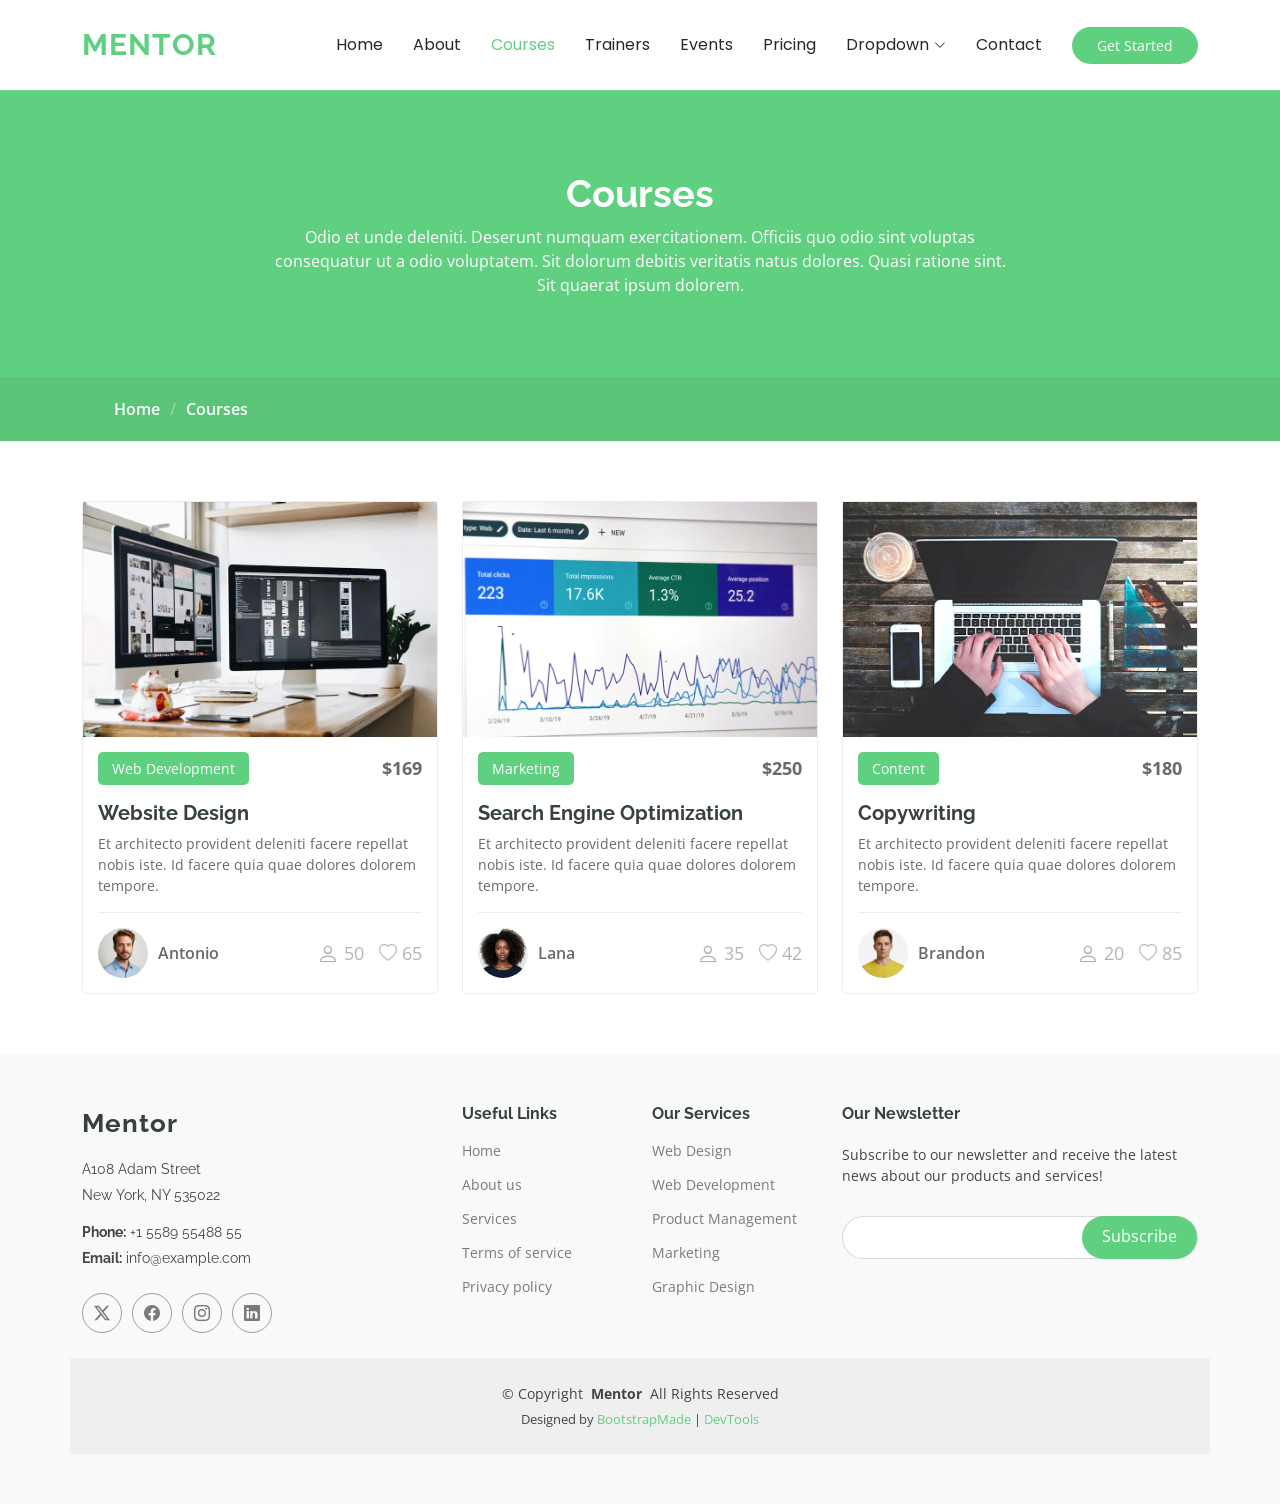
<file: courses.html>
<!DOCTYPE html>
<html lang="en">

<head>
  <meta charset="utf-8">
  <meta content="width=device-width, initial-scale=1.0" name="viewport">
  <title>Courses - Mentor Bootstrap Template</title>
  <meta name="description" content="">
  <meta name="keywords" content="">

  <!-- Favicons -->
  <link href="assets/img/favicon.png" rel="icon">
  <link href="assets/img/apple-touch-icon.png" rel="apple-touch-icon">

  <!-- Fonts -->
  <link href="https://fonts.googleapis.com" rel="preconnect">
  <link href="https://fonts.gstatic.com" rel="preconnect" crossorigin>
  <link
    href="https://fonts.googleapis.com/css2?family=Open+Sans:ital,wght@0,300;0,400;0,500;0,600;0,700;0,800;1,300;1,400;1,500;1,600;1,700;1,800&family=Poppins:ital,wght@0,100;0,200;0,300;0,400;0,500;0,600;0,700;0,800;0,900;1,100;1,200;1,300;1,400;1,500;1,600;1,700;1,800;1,900&family=Raleway:ital,wght@0,100;0,200;0,300;0,400;0,500;0,600;0,700;0,800;0,900;1,100;1,200;1,300;1,400;1,500;1,600;1,700;1,800;1,900&display=swap"
    rel="stylesheet">

  <!-- Vendor CSS Files -->
  <link href="assets/vendor/bootstrap/css/bootstrap.min.css" rel="stylesheet">
  <link href="assets/vendor/bootstrap-icons/bootstrap-icons.css" rel="stylesheet">
  <link href="assets/vendor/aos/aos.css" rel="stylesheet">
  <link href="assets/vendor/glightbox/css/glightbox.min.css" rel="stylesheet">
  <link href="assets/vendor/swiper/swiper-bundle.min.css" rel="stylesheet">

  <!-- Main CSS File -->
  <link href="assets/css/main.css" rel="stylesheet">

  <!-- =======================================================
  * Template Name: Mentor
  * Template URL: https://bootstrapmade.com/mentor-free-education-bootstrap-theme/
  * Updated: Jul 07 2025 with Bootstrap v5.3.7
  * Author: BootstrapMade.com
  * License: https://bootstrapmade.com/license/
  ======================================================== -->
</head>

<body class="courses-page">

  <header id="header" class="header d-flex align-items-center sticky-top">
    <div class="container-fluid container-xl position-relative d-flex align-items-center">

      <a href="index.html" class="logo d-flex align-items-center me-auto">
        <!-- Uncomment the line below if you also wish to use an image logo -->
        <!-- <img src="assets/img/logo.webp" alt=""> -->
        <h1 class="sitename">Mentor</h1>
      </a>

      <nav id="navmenu" class="navmenu">
        <ul>
          <li><a href="index.html">Home<br></a></li>
          <li><a href="about.html">About</a></li>
          <li><a href="courses.html" class="active">Courses</a></li>
          <li><a href="trainers.html">Trainers</a></li>
          <li><a href="events.html">Events</a></li>
          <li><a href="pricing.html">Pricing</a></li>
          <li class="dropdown"><a href="#"><span>Dropdown</span> <i class="bi bi-chevron-down toggle-dropdown"></i></a>
            <ul>
              <li><a href="#">Dropdown 1</a></li>
              <li class="dropdown"><a href="#"><span>Deep Dropdown</span> <i
                    class="bi bi-chevron-down toggle-dropdown"></i></a>
                <ul>
                  <li><a href="#">Deep Dropdown 1</a></li>
                  <li><a href="#">Deep Dropdown 2</a></li>
                  <li><a href="#">Deep Dropdown 3</a></li>
                  <li><a href="#">Deep Dropdown 4</a></li>
                  <li><a href="#">Deep Dropdown 5</a></li>
                </ul>
              </li>
              <li><a href="#">Dropdown 2</a></li>
              <li><a href="#">Dropdown 3</a></li>
              <li><a href="#">Dropdown 4</a></li>
            </ul>
          </li>
          <li><a href="contact.html">Contact</a></li>
        </ul>
        <i class="mobile-nav-toggle d-xl-none bi bi-list"></i>
      </nav>

      <a class="btn-getstarted" href="courses.html">Get Started</a>

    </div>
  </header>

  <main class="main">

    <!-- Page Title -->
    <div class="page-title" data-aos="fade">
      <div class="heading">
        <div class="container">
          <div class="row d-flex justify-content-center text-center">
            <div class="col-lg-8">
              <h1>Courses</h1>
              <p class="mb-0">Odio et unde deleniti. Deserunt numquam exercitationem. Officiis quo odio sint voluptas
                consequatur ut a odio voluptatem. Sit dolorum debitis veritatis natus dolores. Quasi ratione sint. Sit
                quaerat ipsum dolorem.</p>
            </div>
          </div>
        </div>
      </div>
      <nav class="breadcrumbs">
        <div class="container">
          <ol>
            <li><a href="index.html">Home</a></li>
            <li class="current">Courses</li>
          </ol>
        </div>
      </nav>
    </div><!-- End Page Title -->

    <!-- Courses Section -->
    <section id="courses" class="courses section">

      <div class="container">

        <div class="row">

          <div class="col-lg-4 col-md-6 d-flex align-items-stretch" data-aos="zoom-in" data-aos-delay="100">
            <div class="course-item">
              <img src="assets/img/course/course-1.webp" class="img-fluid" alt="...">
              <div class="course-content">
                <div class="d-flex justify-content-between align-items-center mb-3">
                  <p class="category">Web Development</p>
                  <p class="price">$169</p>
                </div>

                <h3><a href="course-details.html">Website Design</a></h3>
                <p class="description">Et architecto provident deleniti facere repellat nobis iste. Id facere quia quae
                  dolores dolorem tempore.</p>
                <div class="trainer d-flex justify-content-between align-items-center">
                  <div class="trainer-profile d-flex align-items-center">
                    <img src="assets/img/person/person-m-7.webp" class="img-fluid" alt="">
                    <a href="" class="trainer-link">Antonio</a>
                  </div>
                  <div class="trainer-rank d-flex align-items-center">
                    <i class="bi bi-person user-icon"></i>&nbsp;50
                    &nbsp;&nbsp;
                    <i class="bi bi-heart heart-icon"></i>&nbsp;65
                  </div>
                </div>
              </div>
            </div>
          </div> <!-- End Course Item-->

          <div class="col-lg-4 col-md-6 d-flex align-items-stretch mt-4 mt-md-0" data-aos="zoom-in"
            data-aos-delay="200">
            <div class="course-item">
              <img src="assets/img/course/course-2.webp" class="img-fluid" alt="...">
              <div class="course-content">
                <div class="d-flex justify-content-between align-items-center mb-3">
                  <p class="category">Marketing</p>
                  <p class="price">$250</p>
                </div>

                <h3><a href="course-details.html">Search Engine Optimization</a></h3>
                <p class="description">Et architecto provident deleniti facere repellat nobis iste. Id facere quia quae
                  dolores dolorem tempore.</p>
                <div class="trainer d-flex justify-content-between align-items-center">
                  <div class="trainer-profile d-flex align-items-center">
                    <img src="assets/img/person/person-f-14.webp" class="img-fluid" alt="">
                    <a href="" class="trainer-link">Lana</a>
                  </div>
                  <div class="trainer-rank d-flex align-items-center">
                    <i class="bi bi-person user-icon"></i>&nbsp;35
                    &nbsp;&nbsp;
                    <i class="bi bi-heart heart-icon"></i>&nbsp;42
                  </div>
                </div>
              </div>
            </div>
          </div> <!-- End Course Item-->

          <div class="col-lg-4 col-md-6 d-flex align-items-stretch mt-4 mt-lg-0" data-aos="zoom-in"
            data-aos-delay="300">
            <div class="course-item">
              <img src="assets/img/course/course-3.webp" class="img-fluid" alt="...">
              <div class="course-content">
                <div class="d-flex justify-content-between align-items-center mb-3">
                  <p class="category">Content</p>
                  <p class="price">$180</p>
                </div>

                <h3><a href="course-details.html">Copywriting</a></h3>
                <p class="description">Et architecto provident deleniti facere repellat nobis iste. Id facere quia quae
                  dolores dolorem tempore.</p>
                <div class="trainer d-flex justify-content-between align-items-center">
                  <div class="trainer-profile d-flex align-items-center">
                    <img src="assets/img/person/person-m-12.webp" class="img-fluid" alt="">
                    <a href="" class="trainer-link">Brandon</a>
                  </div>
                  <div class="trainer-rank d-flex align-items-center">
                    <i class="bi bi-person user-icon"></i>&nbsp;20
                    &nbsp;&nbsp;
                    <i class="bi bi-heart heart-icon"></i>&nbsp;85
                  </div>
                </div>
              </div>
            </div>
          </div> <!-- End Course Item-->

        </div>

      </div>

    </section><!-- /Courses Section -->

  </main>

  <footer id="footer" class="footer position-relative light-background">

    <div class="container footer-top">
      <div class="row gy-4">
        <div class="col-lg-4 col-md-6 footer-about">
          <a href="index.html" class="logo d-flex align-items-center">
            <span class="sitename">Mentor</span>
          </a>
          <div class="footer-contact pt-3">
            <p>A108 Adam Street</p>
            <p>New York, NY 535022</p>
            <p class="mt-3"><strong>Phone:</strong> <span>+1 5589 55488 55</span></p>
            <p><strong>Email:</strong> <span>info@example.com</span></p>
          </div>
          <div class="social-links d-flex mt-4">
            <a href=""><i class="bi bi-twitter-x"></i></a>
            <a href=""><i class="bi bi-facebook"></i></a>
            <a href=""><i class="bi bi-instagram"></i></a>
            <a href=""><i class="bi bi-linkedin"></i></a>
          </div>
        </div>

        <div class="col-lg-2 col-md-3 footer-links">
          <h4>Useful Links</h4>
          <ul>
            <li><a href="#">Home</a></li>
            <li><a href="#">About us</a></li>
            <li><a href="#">Services</a></li>
            <li><a href="#">Terms of service</a></li>
            <li><a href="#">Privacy policy</a></li>
          </ul>
        </div>

        <div class="col-lg-2 col-md-3 footer-links">
          <h4>Our Services</h4>
          <ul>
            <li><a href="#">Web Design</a></li>
            <li><a href="#">Web Development</a></li>
            <li><a href="#">Product Management</a></li>
            <li><a href="#">Marketing</a></li>
            <li><a href="#">Graphic Design</a></li>
          </ul>
        </div>

        <div class="col-lg-4 col-md-12 footer-newsletter">
          <h4>Our Newsletter</h4>
          <p>Subscribe to our newsletter and receive the latest news about our products and services!</p>
          <form action="#" method="post" class="email-form">
            <div class="newsletter-form"><input type="email" name="email"><input type="submit" value="Subscribe"></div>
            <div class="loading">Loading</div>
            <div class="error-message"></div>
            <div class="sent-message">Your subscription request has been sent. Thank you!</div>
          </form>
        </div>

      </div>
    </div>

    <div class="container copyright text-center mt-4">
      <p>© <span>Copyright</span> <strong class="px-1 sitename">Mentor</strong> <span>All Rights Reserved</span></p>
      <div class="credits">
        <!-- All the links in the footer should remain intact. -->
        <!-- You can delete the links only if you've purchased the pro version. -->
        <!-- Licensing information: https://bootstrapmade.com/license/ -->
        Designed by <a href="https://bootstrapmade.com/">BootstrapMade</a> | <a
          href="https://bootstrapmade.com/tools/">DevTools</a>
      </div>
    </div>

  </footer>

  <!-- Scroll Top -->
  <a href="#" id="scroll-top" class="scroll-top d-flex align-items-center justify-content-center"><i
      class="bi bi-arrow-up-short"></i></a>

  <!-- Preloader -->
  <div id="preloader"></div>

  <!-- Vendor JS Files -->
  <script src="assets/vendor/bootstrap/js/bootstrap.bundle.min.js"></script>
  <script src="assets/vendor/aos/aos.js"></script>
  <script src="assets/vendor/glightbox/js/glightbox.min.js"></script>
  <script src="assets/vendor/purecounter/purecounter_vanilla.js"></script>
  <script src="assets/vendor/swiper/swiper-bundle.min.js"></script>

  <!-- Main JS File -->
  <script src="assets/js/main.js"></script>

</body>

</html>
</file>
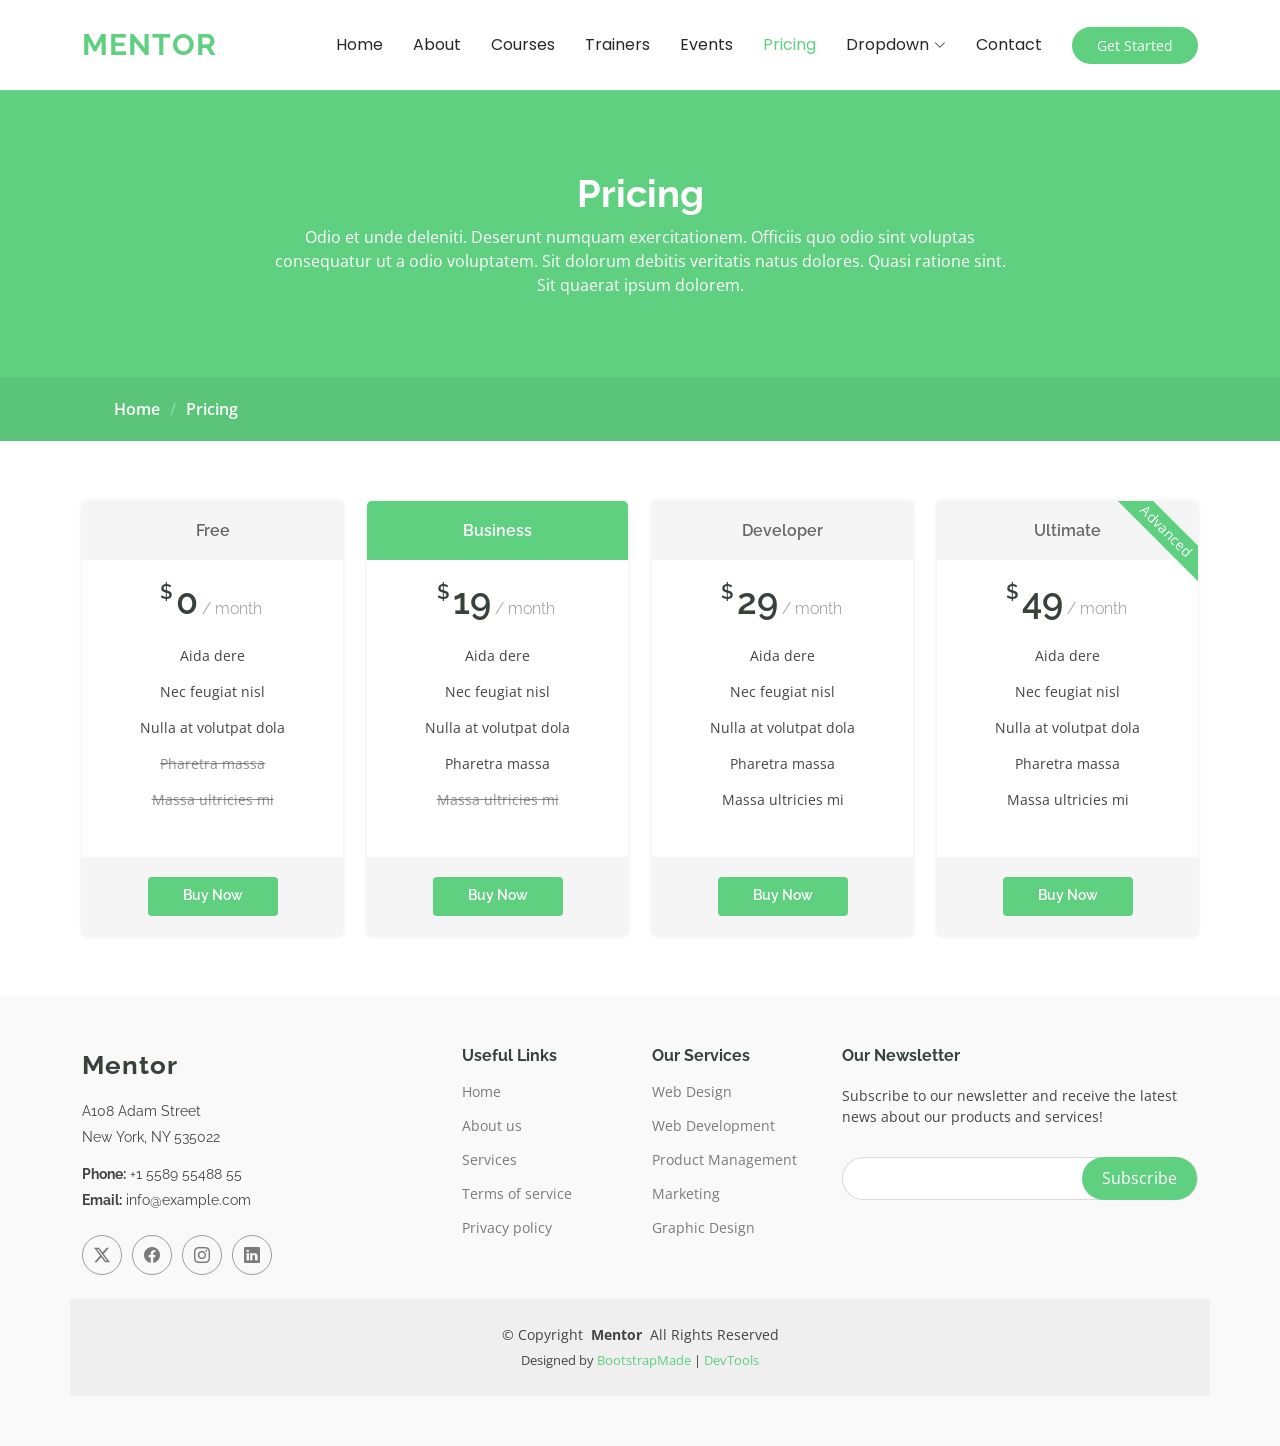
<file: pricing.html>
<!DOCTYPE html>
<html lang="en">

<head>
  <meta charset="utf-8">
  <meta content="width=device-width, initial-scale=1.0" name="viewport">
  <title>Pricing - Mentor Bootstrap Template</title>
  <meta name="description" content="">
  <meta name="keywords" content="">

  <!-- Favicons -->
  <link href="assets/img/favicon.png" rel="icon">
  <link href="assets/img/apple-touch-icon.png" rel="apple-touch-icon">

  <!-- Fonts -->
  <link href="https://fonts.googleapis.com" rel="preconnect">
  <link href="https://fonts.gstatic.com" rel="preconnect" crossorigin>
  <link href="https://fonts.googleapis.com/css2?family=Open+Sans:ital,wght@0,300;0,400;0,500;0,600;0,700;0,800;1,300;1,400;1,500;1,600;1,700;1,800&family=Poppins:ital,wght@0,100;0,200;0,300;0,400;0,500;0,600;0,700;0,800;0,900;1,100;1,200;1,300;1,400;1,500;1,600;1,700;1,800;1,900&family=Raleway:ital,wght@0,100;0,200;0,300;0,400;0,500;0,600;0,700;0,800;0,900;1,100;1,200;1,300;1,400;1,500;1,600;1,700;1,800;1,900&display=swap" rel="stylesheet">

  <!-- Vendor CSS Files -->
  <link href="assets/vendor/bootstrap/css/bootstrap.min.css" rel="stylesheet">
  <link href="assets/vendor/bootstrap-icons/bootstrap-icons.css" rel="stylesheet">
  <link href="assets/vendor/aos/aos.css" rel="stylesheet">
  <link href="assets/vendor/glightbox/css/glightbox.min.css" rel="stylesheet">
  <link href="assets/vendor/swiper/swiper-bundle.min.css" rel="stylesheet">

  <!-- Main CSS File -->
  <link href="assets/css/main.css" rel="stylesheet">

  <!-- =======================================================
  * Template Name: Mentor
  * Template URL: https://bootstrapmade.com/mentor-free-education-bootstrap-theme/
  * Updated: Jul 07 2025 with Bootstrap v5.3.7
  * Author: BootstrapMade.com
  * License: https://bootstrapmade.com/license/
  ======================================================== -->
</head>

<body class="pricing-page">

  <header id="header" class="header d-flex align-items-center sticky-top">
    <div class="container-fluid container-xl position-relative d-flex align-items-center">

      <a href="index.html" class="logo d-flex align-items-center me-auto">
        <!-- Uncomment the line below if you also wish to use an image logo -->
        <!-- <img src="assets/img/logo.webp" alt=""> -->
        <h1 class="sitename">Mentor</h1>
      </a>

      <nav id="navmenu" class="navmenu">
        <ul>
          <li><a href="index.html">Home<br></a></li>
          <li><a href="about.html">About</a></li>
          <li><a href="courses.html">Courses</a></li>
          <li><a href="trainers.html">Trainers</a></li>
          <li><a href="events.html">Events</a></li>
          <li><a href="pricing.html" class="active">Pricing</a></li>
          <li class="dropdown"><a href="#"><span>Dropdown</span> <i class="bi bi-chevron-down toggle-dropdown"></i></a>
            <ul>
              <li><a href="#">Dropdown 1</a></li>
              <li class="dropdown"><a href="#"><span>Deep Dropdown</span> <i class="bi bi-chevron-down toggle-dropdown"></i></a>
                <ul>
                  <li><a href="#">Deep Dropdown 1</a></li>
                  <li><a href="#">Deep Dropdown 2</a></li>
                  <li><a href="#">Deep Dropdown 3</a></li>
                  <li><a href="#">Deep Dropdown 4</a></li>
                  <li><a href="#">Deep Dropdown 5</a></li>
                </ul>
              </li>
              <li><a href="#">Dropdown 2</a></li>
              <li><a href="#">Dropdown 3</a></li>
              <li><a href="#">Dropdown 4</a></li>
            </ul>
          </li>
          <li><a href="contact.html">Contact</a></li>
        </ul>
        <i class="mobile-nav-toggle d-xl-none bi bi-list"></i>
      </nav>

      <a class="btn-getstarted" href="courses.html">Get Started</a>

    </div>
  </header>

  <main class="main">

    <!-- Page Title -->
    <div class="page-title" data-aos="fade">
      <div class="heading">
        <div class="container">
          <div class="row d-flex justify-content-center text-center">
            <div class="col-lg-8">
              <h1>Pricing</h1>
              <p class="mb-0">Odio et unde deleniti. Deserunt numquam exercitationem. Officiis quo odio sint voluptas consequatur ut a odio voluptatem. Sit dolorum debitis veritatis natus dolores. Quasi ratione sint. Sit quaerat ipsum dolorem.</p>
            </div>
          </div>
        </div>
      </div>
      <nav class="breadcrumbs">
        <div class="container">
          <ol>
            <li><a href="index.html">Home</a></li>
            <li class="current">Pricing</li>
          </ol>
        </div>
      </nav>
    </div><!-- End Page Title -->

    <!-- Pricing Section -->
    <section id="pricing" class="pricing section">

      <div class="container">

        <div class="row gy-3">

          <div class="col-xl-3 col-lg-6" data-aos="fade-up" data-aos-delay="100">
            <div class="pricing-item">
              <h3>Free</h3>
              <h4><sup>$</sup>0<span> / month</span></h4>
              <ul>
                <li>Aida dere</li>
                <li>Nec feugiat nisl</li>
                <li>Nulla at volutpat dola</li>
                <li class="na">Pharetra massa</li>
                <li class="na">Massa ultricies mi</li>
              </ul>
              <div class="btn-wrap">
                <a href="#" class="btn-buy">Buy Now</a>
              </div>
            </div>
          </div><!-- End Pricing Item -->

          <div class="col-xl-3 col-lg-6" data-aos="fade-up" data-aos-delay="200">
            <div class="pricing-item featured">
              <h3>Business</h3>
              <h4><sup>$</sup>19<span> / month</span></h4>
              <ul>
                <li>Aida dere</li>
                <li>Nec feugiat nisl</li>
                <li>Nulla at volutpat dola</li>
                <li>Pharetra massa</li>
                <li class="na">Massa ultricies mi</li>
              </ul>
              <div class="btn-wrap">
                <a href="#" class="btn-buy">Buy Now</a>
              </div>
            </div>
          </div><!-- End Pricing Item -->

          <div class="col-xl-3 col-lg-6" data-aos="fade-up" data-aos-delay="400">
            <div class="pricing-item">
              <h3>Developer</h3>
              <h4><sup>$</sup>29<span> / month</span></h4>
              <ul>
                <li>Aida dere</li>
                <li>Nec feugiat nisl</li>
                <li>Nulla at volutpat dola</li>
                <li>Pharetra massa</li>
                <li>Massa ultricies mi</li>
              </ul>
              <div class="btn-wrap">
                <a href="#" class="btn-buy">Buy Now</a>
              </div>
            </div>
          </div><!-- End Pricing Item -->

          <div class="col-xl-3 col-lg-6" data-aos="fade-up" data-aos-delay="400">
            <div class="pricing-item">
              <span class="advanced">Advanced</span>
              <h3>Ultimate</h3>
              <h4><sup>$</sup>49<span> / month</span></h4>
              <ul>
                <li>Aida dere</li>
                <li>Nec feugiat nisl</li>
                <li>Nulla at volutpat dola</li>
                <li>Pharetra massa</li>
                <li>Massa ultricies mi</li>
              </ul>
              <div class="btn-wrap">
                <a href="#" class="btn-buy">Buy Now</a>
              </div>
            </div>
          </div><!-- End Pricing Item -->

        </div>

      </div>

    </section><!-- /Pricing Section -->

  </main>

  <footer id="footer" class="footer position-relative light-background">

    <div class="container footer-top">
      <div class="row gy-4">
        <div class="col-lg-4 col-md-6 footer-about">
          <a href="index.html" class="logo d-flex align-items-center">
            <span class="sitename">Mentor</span>
          </a>
          <div class="footer-contact pt-3">
            <p>A108 Adam Street</p>
            <p>New York, NY 535022</p>
            <p class="mt-3"><strong>Phone:</strong> <span>+1 5589 55488 55</span></p>
            <p><strong>Email:</strong> <span>info@example.com</span></p>
          </div>
          <div class="social-links d-flex mt-4">
            <a href=""><i class="bi bi-twitter-x"></i></a>
            <a href=""><i class="bi bi-facebook"></i></a>
            <a href=""><i class="bi bi-instagram"></i></a>
            <a href=""><i class="bi bi-linkedin"></i></a>
          </div>
        </div>

        <div class="col-lg-2 col-md-3 footer-links">
          <h4>Useful Links</h4>
          <ul>
            <li><a href="#">Home</a></li>
            <li><a href="#">About us</a></li>
            <li><a href="#">Services</a></li>
            <li><a href="#">Terms of service</a></li>
            <li><a href="#">Privacy policy</a></li>
          </ul>
        </div>

        <div class="col-lg-2 col-md-3 footer-links">
          <h4>Our Services</h4>
          <ul>
            <li><a href="#">Web Design</a></li>
            <li><a href="#">Web Development</a></li>
            <li><a href="#">Product Management</a></li>
            <li><a href="#">Marketing</a></li>
            <li><a href="#">Graphic Design</a></li>
          </ul>
        </div>

        <div class="col-lg-4 col-md-12 footer-newsletter">
          <h4>Our Newsletter</h4>
          <p>Subscribe to our newsletter and receive the latest news about our products and services!</p>
          <form action="#" method="post" class="email-form">
            <div class="newsletter-form"><input type="email" name="email"><input type="submit" value="Subscribe"></div>
            <div class="loading">Loading</div>
            <div class="error-message"></div>
            <div class="sent-message">Your subscription request has been sent. Thank you!</div>
          </form>
        </div>

      </div>
    </div>

    <div class="container copyright text-center mt-4">
      <p>© <span>Copyright</span> <strong class="px-1 sitename">Mentor</strong> <span>All Rights Reserved</span></p>
      <div class="credits">
        <!-- All the links in the footer should remain intact. -->
        <!-- You can delete the links only if you've purchased the pro version. -->
        <!-- Licensing information: https://bootstrapmade.com/license/ -->
        Designed by <a href="https://bootstrapmade.com/">BootstrapMade</a> | <a href="https://bootstrapmade.com/tools/">DevTools</a>
      </div>
    </div>

  </footer>

  <!-- Scroll Top -->
  <a href="#" id="scroll-top" class="scroll-top d-flex align-items-center justify-content-center"><i class="bi bi-arrow-up-short"></i></a>

  <!-- Preloader -->
  <div id="preloader"></div>

  <!-- Vendor JS Files -->
  <script src="assets/vendor/bootstrap/js/bootstrap.bundle.min.js"></script>
  <script src="assets/vendor/aos/aos.js"></script>
  <script src="assets/vendor/glightbox/js/glightbox.min.js"></script>
  <script src="assets/vendor/purecounter/purecounter_vanilla.js"></script>
  <script src="assets/vendor/swiper/swiper-bundle.min.js"></script>

  <!-- Main JS File -->
  <script src="assets/js/main.js"></script>

</body>

</html>
</file>
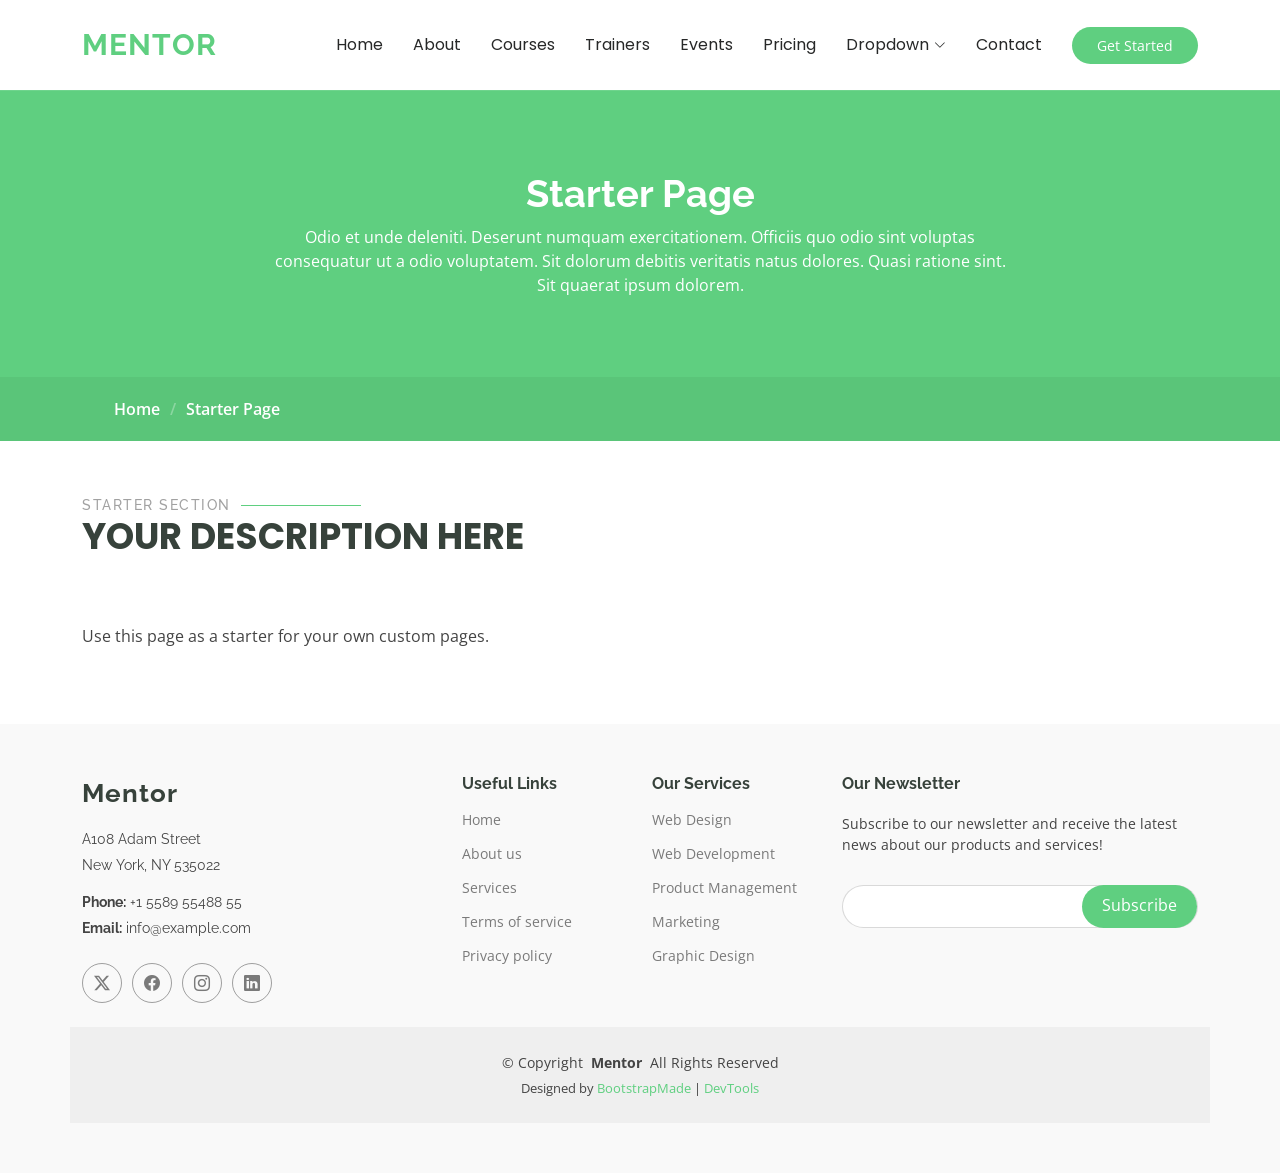
<file: starter-page.html>
<!DOCTYPE html>
<html lang="en">

<head>
  <meta charset="utf-8">
  <meta content="width=device-width, initial-scale=1.0" name="viewport">
  <title>Starter Page - Mentor Bootstrap Template</title>
  <meta name="description" content="">
  <meta name="keywords" content="">

  <!-- Favicons -->
  <link href="assets/img/favicon.png" rel="icon">
  <link href="assets/img/apple-touch-icon.png" rel="apple-touch-icon">

  <!-- Fonts -->
  <link href="https://fonts.googleapis.com" rel="preconnect">
  <link href="https://fonts.gstatic.com" rel="preconnect" crossorigin>
  <link href="https://fonts.googleapis.com/css2?family=Open+Sans:ital,wght@0,300;0,400;0,500;0,600;0,700;0,800;1,300;1,400;1,500;1,600;1,700;1,800&family=Poppins:ital,wght@0,100;0,200;0,300;0,400;0,500;0,600;0,700;0,800;0,900;1,100;1,200;1,300;1,400;1,500;1,600;1,700;1,800;1,900&family=Raleway:ital,wght@0,100;0,200;0,300;0,400;0,500;0,600;0,700;0,800;0,900;1,100;1,200;1,300;1,400;1,500;1,600;1,700;1,800;1,900&display=swap" rel="stylesheet">

  <!-- Vendor CSS Files -->
  <link href="assets/vendor/bootstrap/css/bootstrap.min.css" rel="stylesheet">
  <link href="assets/vendor/bootstrap-icons/bootstrap-icons.css" rel="stylesheet">
  <link href="assets/vendor/aos/aos.css" rel="stylesheet">
  <link href="assets/vendor/glightbox/css/glightbox.min.css" rel="stylesheet">
  <link href="assets/vendor/swiper/swiper-bundle.min.css" rel="stylesheet">

  <!-- Main CSS File -->
  <link href="assets/css/main.css" rel="stylesheet">

  <!-- =======================================================
  * Template Name: Mentor
  * Template URL: https://bootstrapmade.com/mentor-free-education-bootstrap-theme/
  * Updated: Jul 07 2025 with Bootstrap v5.3.7
  * Author: BootstrapMade.com
  * License: https://bootstrapmade.com/license/
  ======================================================== -->
</head>

<body class="starter-page-page">

  <header id="header" class="header d-flex align-items-center sticky-top">
    <div class="container-fluid container-xl position-relative d-flex align-items-center">

      <a href="index.html" class="logo d-flex align-items-center me-auto">
        <!-- Uncomment the line below if you also wish to use an image logo -->
        <!-- <img src="assets/img/logo.webp" alt=""> -->
        <h1 class="sitename">Mentor</h1>
      </a>

      <nav id="navmenu" class="navmenu">
        <ul>
          <li><a href="index.html">Home<br></a></li>
          <li><a href="about.html">About</a></li>
          <li><a href="courses.html">Courses</a></li>
          <li><a href="trainers.html">Trainers</a></li>
          <li><a href="events.html">Events</a></li>
          <li><a href="pricing.html">Pricing</a></li>
          <li class="dropdown"><a href="#"><span>Dropdown</span> <i class="bi bi-chevron-down toggle-dropdown"></i></a>
            <ul>
              <li><a href="#">Dropdown 1</a></li>
              <li class="dropdown"><a href="#"><span>Deep Dropdown</span> <i class="bi bi-chevron-down toggle-dropdown"></i></a>
                <ul>
                  <li><a href="#">Deep Dropdown 1</a></li>
                  <li><a href="#">Deep Dropdown 2</a></li>
                  <li><a href="#">Deep Dropdown 3</a></li>
                  <li><a href="#">Deep Dropdown 4</a></li>
                  <li><a href="#">Deep Dropdown 5</a></li>
                </ul>
              </li>
              <li><a href="#">Dropdown 2</a></li>
              <li><a href="#">Dropdown 3</a></li>
              <li><a href="#">Dropdown 4</a></li>
            </ul>
          </li>
          <li><a href="contact.html">Contact</a></li>
        </ul>
        <i class="mobile-nav-toggle d-xl-none bi bi-list"></i>
      </nav>

      <a class="btn-getstarted" href="courses.html">Get Started</a>

    </div>
  </header>

  <main class="main">

    <!-- Page Title -->
    <div class="page-title" data-aos="fade">
      <div class="heading">
        <div class="container">
          <div class="row d-flex justify-content-center text-center">
            <div class="col-lg-8">
              <h1>Starter Page</h1>
              <p class="mb-0">Odio et unde deleniti. Deserunt numquam exercitationem. Officiis quo odio sint voluptas consequatur ut a odio voluptatem. Sit dolorum debitis veritatis natus dolores. Quasi ratione sint. Sit quaerat ipsum dolorem.</p>
            </div>
          </div>
        </div>
      </div>
      <nav class="breadcrumbs">
        <div class="container">
          <ol>
            <li><a href="index.html">Home</a></li>
            <li class="current">Starter Page</li>
          </ol>
        </div>
      </nav>
    </div><!-- End Page Title -->

    <!-- Starter Section Section -->
    <section id="starter-section" class="starter-section section">

      <!-- Section Title -->
      <div class="container section-title" data-aos="fade-up">
        <h2>Starter Section</h2>
        <p>Your Description Here<br></p>
      </div><!-- End Section Title -->

      <div class="container" data-aos="fade-up">
        <p>Use this page as a starter for your own custom pages.</p>
      </div>

    </section><!-- /Starter Section Section -->

  </main>

  <footer id="footer" class="footer position-relative light-background">

    <div class="container footer-top">
      <div class="row gy-4">
        <div class="col-lg-4 col-md-6 footer-about">
          <a href="index.html" class="logo d-flex align-items-center">
            <span class="sitename">Mentor</span>
          </a>
          <div class="footer-contact pt-3">
            <p>A108 Adam Street</p>
            <p>New York, NY 535022</p>
            <p class="mt-3"><strong>Phone:</strong> <span>+1 5589 55488 55</span></p>
            <p><strong>Email:</strong> <span>info@example.com</span></p>
          </div>
          <div class="social-links d-flex mt-4">
            <a href=""><i class="bi bi-twitter-x"></i></a>
            <a href=""><i class="bi bi-facebook"></i></a>
            <a href=""><i class="bi bi-instagram"></i></a>
            <a href=""><i class="bi bi-linkedin"></i></a>
          </div>
        </div>

        <div class="col-lg-2 col-md-3 footer-links">
          <h4>Useful Links</h4>
          <ul>
            <li><a href="#">Home</a></li>
            <li><a href="#">About us</a></li>
            <li><a href="#">Services</a></li>
            <li><a href="#">Terms of service</a></li>
            <li><a href="#">Privacy policy</a></li>
          </ul>
        </div>

        <div class="col-lg-2 col-md-3 footer-links">
          <h4>Our Services</h4>
          <ul>
            <li><a href="#">Web Design</a></li>
            <li><a href="#">Web Development</a></li>
            <li><a href="#">Product Management</a></li>
            <li><a href="#">Marketing</a></li>
            <li><a href="#">Graphic Design</a></li>
          </ul>
        </div>

        <div class="col-lg-4 col-md-12 footer-newsletter">
          <h4>Our Newsletter</h4>
          <p>Subscribe to our newsletter and receive the latest news about our products and services!</p>
          <form action="#" method="post" class="email-form">
            <div class="newsletter-form"><input type="email" name="email"><input type="submit" value="Subscribe"></div>
            <div class="loading">Loading</div>
            <div class="error-message"></div>
            <div class="sent-message">Your subscription request has been sent. Thank you!</div>
          </form>
        </div>

      </div>
    </div>

    <div class="container copyright text-center mt-4">
      <p>© <span>Copyright</span> <strong class="px-1 sitename">Mentor</strong> <span>All Rights Reserved</span></p>
      <div class="credits">
        <!-- All the links in the footer should remain intact. -->
        <!-- You can delete the links only if you've purchased the pro version. -->
        <!-- Licensing information: https://bootstrapmade.com/license/ -->
        Designed by <a href="https://bootstrapmade.com/">BootstrapMade</a> | <a href="https://bootstrapmade.com/tools/">DevTools</a>
      </div>
    </div>

  </footer>

  <!-- Scroll Top -->
  <a href="#" id="scroll-top" class="scroll-top d-flex align-items-center justify-content-center"><i class="bi bi-arrow-up-short"></i></a>

  <!-- Preloader -->
  <div id="preloader"></div>

  <!-- Vendor JS Files -->
  <script src="assets/vendor/bootstrap/js/bootstrap.bundle.min.js"></script>
  <script src="assets/vendor/aos/aos.js"></script>
  <script src="assets/vendor/glightbox/js/glightbox.min.js"></script>
  <script src="assets/vendor/purecounter/purecounter_vanilla.js"></script>
  <script src="assets/vendor/swiper/swiper-bundle.min.js"></script>

  <!-- Main JS File -->
  <script src="assets/js/main.js"></script>

</body>

</html>
</file>
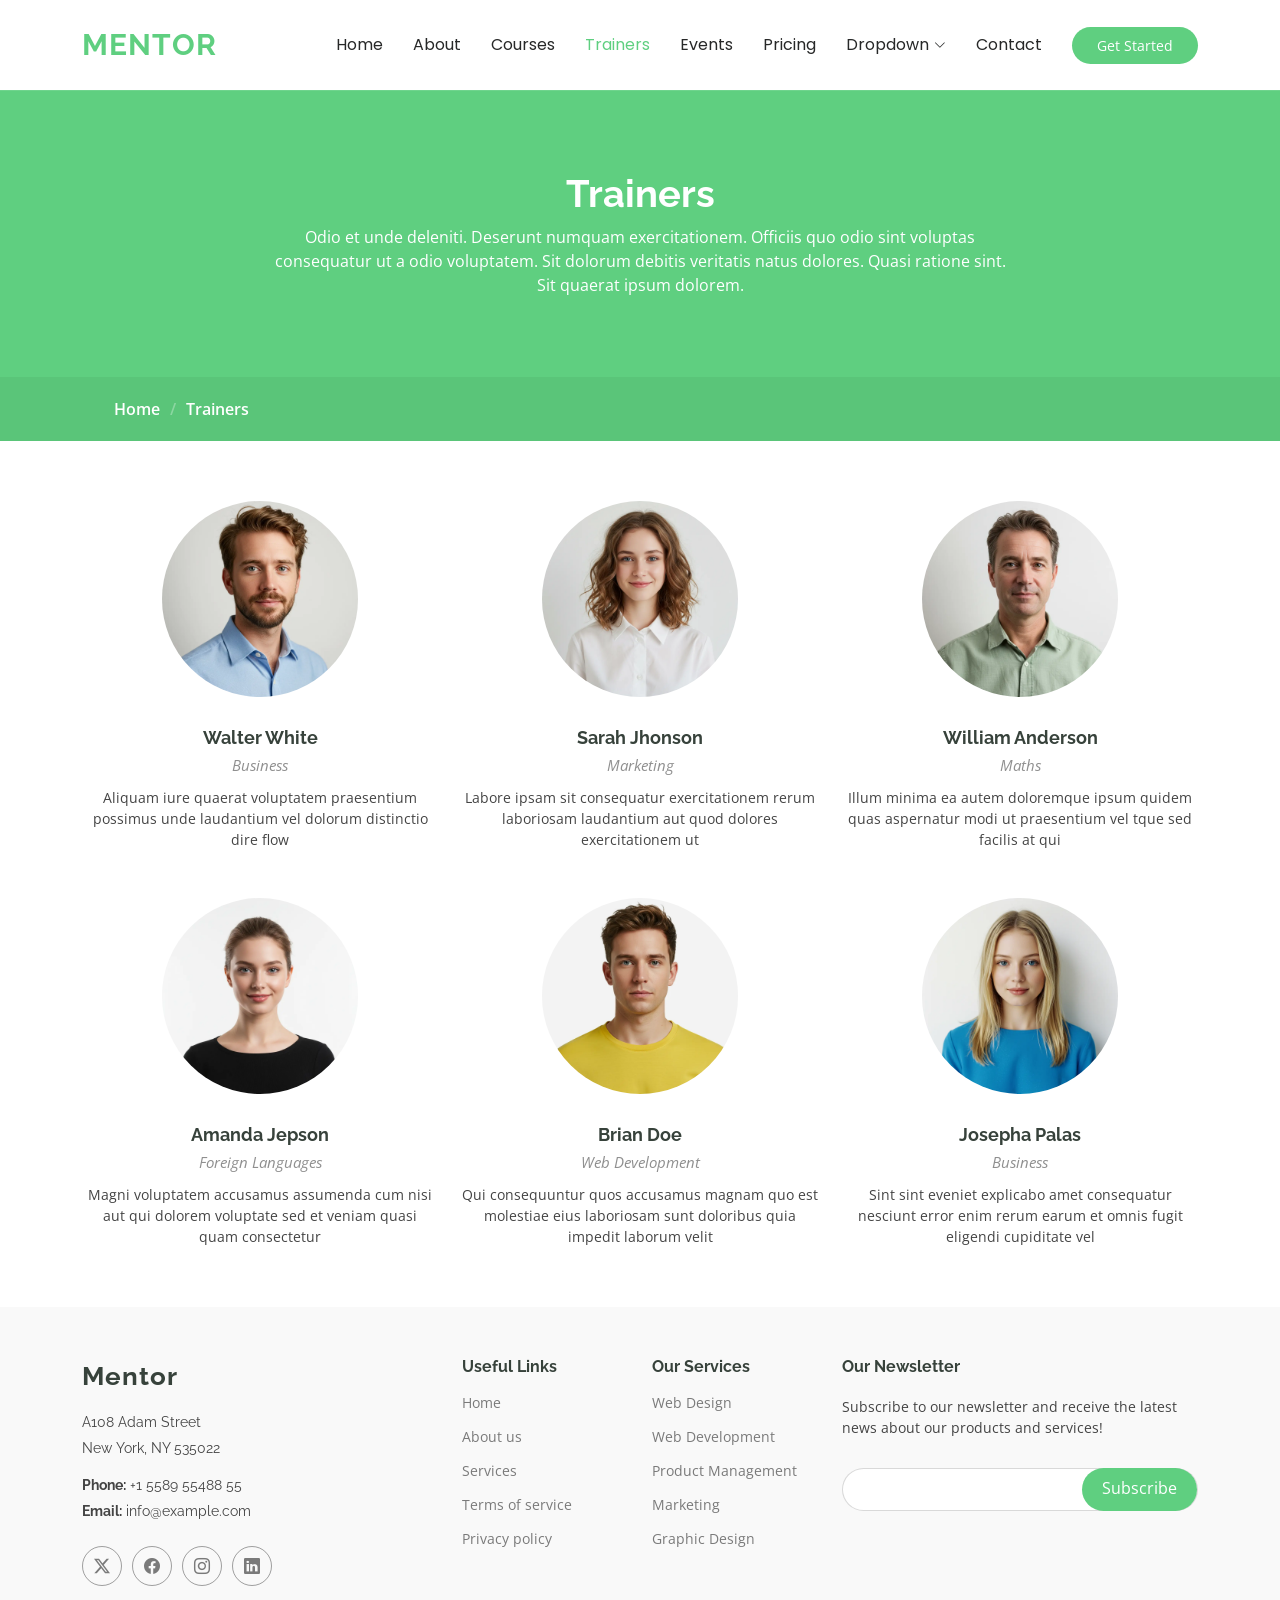
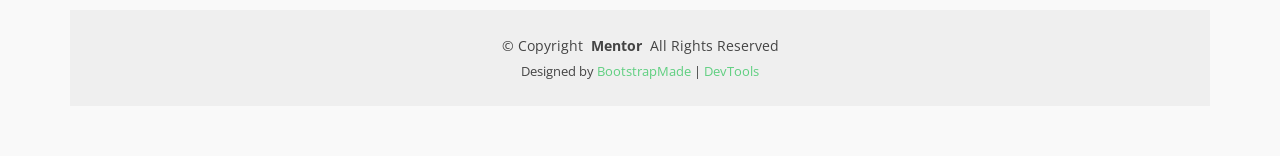
<file: trainers.html>
<!DOCTYPE html>
<html lang="en">

<head>
  <meta charset="utf-8">
  <meta content="width=device-width, initial-scale=1.0" name="viewport">
  <title>Trainers - Mentor Bootstrap Template</title>
  <meta name="description" content="">
  <meta name="keywords" content="">

  <!-- Favicons -->
  <link href="assets/img/favicon.png" rel="icon">
  <link href="assets/img/apple-touch-icon.png" rel="apple-touch-icon">

  <!-- Fonts -->
  <link href="https://fonts.googleapis.com" rel="preconnect">
  <link href="https://fonts.gstatic.com" rel="preconnect" crossorigin>
  <link href="https://fonts.googleapis.com/css2?family=Open+Sans:ital,wght@0,300;0,400;0,500;0,600;0,700;0,800;1,300;1,400;1,500;1,600;1,700;1,800&family=Poppins:ital,wght@0,100;0,200;0,300;0,400;0,500;0,600;0,700;0,800;0,900;1,100;1,200;1,300;1,400;1,500;1,600;1,700;1,800;1,900&family=Raleway:ital,wght@0,100;0,200;0,300;0,400;0,500;0,600;0,700;0,800;0,900;1,100;1,200;1,300;1,400;1,500;1,600;1,700;1,800;1,900&display=swap" rel="stylesheet">

  <!-- Vendor CSS Files -->
  <link href="assets/vendor/bootstrap/css/bootstrap.min.css" rel="stylesheet">
  <link href="assets/vendor/bootstrap-icons/bootstrap-icons.css" rel="stylesheet">
  <link href="assets/vendor/aos/aos.css" rel="stylesheet">
  <link href="assets/vendor/glightbox/css/glightbox.min.css" rel="stylesheet">
  <link href="assets/vendor/swiper/swiper-bundle.min.css" rel="stylesheet">

  <!-- Main CSS File -->
  <link href="assets/css/main.css" rel="stylesheet">

  <!-- =======================================================
  * Template Name: Mentor
  * Template URL: https://bootstrapmade.com/mentor-free-education-bootstrap-theme/
  * Updated: Jul 07 2025 with Bootstrap v5.3.7
  * Author: BootstrapMade.com
  * License: https://bootstrapmade.com/license/
  ======================================================== -->
</head>

<body class="trainers-page">

  <header id="header" class="header d-flex align-items-center sticky-top">
    <div class="container-fluid container-xl position-relative d-flex align-items-center">

      <a href="index.html" class="logo d-flex align-items-center me-auto">
        <!-- Uncomment the line below if you also wish to use an image logo -->
        <!-- <img src="assets/img/logo.webp" alt=""> -->
        <h1 class="sitename">Mentor</h1>
      </a>

      <nav id="navmenu" class="navmenu">
        <ul>
          <li><a href="index.html">Home<br></a></li>
          <li><a href="about.html">About</a></li>
          <li><a href="courses.html">Courses</a></li>
          <li><a href="trainers.html" class="active">Trainers</a></li>
          <li><a href="events.html">Events</a></li>
          <li><a href="pricing.html">Pricing</a></li>
          <li class="dropdown"><a href="#"><span>Dropdown</span> <i class="bi bi-chevron-down toggle-dropdown"></i></a>
            <ul>
              <li><a href="#">Dropdown 1</a></li>
              <li class="dropdown"><a href="#"><span>Deep Dropdown</span> <i class="bi bi-chevron-down toggle-dropdown"></i></a>
                <ul>
                  <li><a href="#">Deep Dropdown 1</a></li>
                  <li><a href="#">Deep Dropdown 2</a></li>
                  <li><a href="#">Deep Dropdown 3</a></li>
                  <li><a href="#">Deep Dropdown 4</a></li>
                  <li><a href="#">Deep Dropdown 5</a></li>
                </ul>
              </li>
              <li><a href="#">Dropdown 2</a></li>
              <li><a href="#">Dropdown 3</a></li>
              <li><a href="#">Dropdown 4</a></li>
            </ul>
          </li>
          <li><a href="contact.html">Contact</a></li>
        </ul>
        <i class="mobile-nav-toggle d-xl-none bi bi-list"></i>
      </nav>

      <a class="btn-getstarted" href="courses.html">Get Started</a>

    </div>
  </header>

  <main class="main">

    <!-- Page Title -->
    <div class="page-title" data-aos="fade">
      <div class="heading">
        <div class="container">
          <div class="row d-flex justify-content-center text-center">
            <div class="col-lg-8">
              <h1>Trainers</h1>
              <p class="mb-0">Odio et unde deleniti. Deserunt numquam exercitationem. Officiis quo odio sint voluptas consequatur ut a odio voluptatem. Sit dolorum debitis veritatis natus dolores. Quasi ratione sint. Sit quaerat ipsum dolorem.</p>
            </div>
          </div>
        </div>
      </div>
      <nav class="breadcrumbs">
        <div class="container">
          <ol>
            <li><a href="index.html">Home</a></li>
            <li class="current">Trainers</li>
          </ol>
        </div>
      </nav>
    </div><!-- End Page Title -->

    <!-- Trainers Section -->
    <section id="trainers" class="section trainers">

      <div class="container">

        <div class="row gy-5">

          <div class="col-lg-4 col-md-6 member" data-aos="fade-up" data-aos-delay="100">
            <div class="member-img">
              <img src="assets/img/person/person-m-7.webp" class="img-fluid" alt="">
              <div class="social">
                <a href="#"><i class="bi bi-twitter-x"></i></a>
                <a href="#"><i class="bi bi-facebook"></i></a>
                <a href="#"><i class="bi bi-instagram"></i></a>
                <a href="#"><i class="bi bi-linkedin"></i></a>
              </div>
            </div>
            <div class="member-info text-center">
              <h4>Walter White</h4>
              <span>Business</span>
              <p>Aliquam iure quaerat voluptatem praesentium possimus unde laudantium vel dolorum distinctio dire flow</p>
            </div>
          </div><!-- End Team Member -->

          <div class="col-lg-4 col-md-6 member" data-aos="fade-up" data-aos-delay="200">
            <div class="member-img">
              <img src="assets/img/person/person-f-8.webp" class="img-fluid" alt="">
              <div class="social">
                <a href="#"><i class="bi bi-twitter-x"></i></a>
                <a href="#"><i class="bi bi-facebook"></i></a>
                <a href="#"><i class="bi bi-instagram"></i></a>
                <a href="#"><i class="bi bi-linkedin"></i></a>
              </div>
            </div>
            <div class="member-info text-center">
              <h4>Sarah Jhonson</h4>
              <span>Marketing</span>
              <p>Labore ipsam sit consequatur exercitationem rerum laboriosam laudantium aut quod dolores exercitationem ut</p>
            </div>
          </div><!-- End Team Member -->

          <div class="col-lg-4 col-md-6 member" data-aos="fade-up" data-aos-delay="300">
            <div class="member-img">
              <img src="assets/img/person/person-m-6.webp" class="img-fluid" alt="">
              <div class="social">
                <a href="#"><i class="bi bi-twitter-x"></i></a>
                <a href="#"><i class="bi bi-facebook"></i></a>
                <a href="#"><i class="bi bi-instagram"></i></a>
                <a href="#"><i class="bi bi-linkedin"></i></a>
              </div>
            </div>
            <div class="member-info text-center">
              <h4>William Anderson</h4>
              <span>Maths</span>
              <p>Illum minima ea autem doloremque ipsum quidem quas aspernatur modi ut praesentium vel tque sed facilis at qui</p>
            </div>
          </div><!-- End Team Member -->

          <div class="col-lg-4 col-md-6 member" data-aos="fade-up" data-aos-delay="400">
            <div class="member-img">
              <img src="assets/img/person/person-f-4.webp" class="img-fluid" alt="">
              <div class="social">
                <a href="#"><i class="bi bi-twitter-x"></i></a>
                <a href="#"><i class="bi bi-facebook"></i></a>
                <a href="#"><i class="bi bi-instagram"></i></a>
                <a href="#"><i class="bi bi-linkedin"></i></a>
              </div>
            </div>
            <div class="member-info text-center">
              <h4>Amanda Jepson</h4>
              <span>Foreign Languages</span>
              <p>Magni voluptatem accusamus assumenda cum nisi aut qui dolorem voluptate sed et veniam quasi quam consectetur</p>
            </div>
          </div><!-- End Team Member -->

          <div class="col-lg-4 col-md-6 member" data-aos="fade-up" data-aos-delay="500">
            <div class="member-img">
              <img src="assets/img/person/person-m-12.webp" class="img-fluid" alt="">
              <div class="social">
                <a href="#"><i class="bi bi-twitter-x"></i></a>
                <a href="#"><i class="bi bi-facebook"></i></a>
                <a href="#"><i class="bi bi-instagram"></i></a>
                <a href="#"><i class="bi bi-linkedin"></i></a>
              </div>
            </div>
            <div class="member-info text-center">
              <h4>Brian Doe</h4>
              <span>Web Development<br></span>
              <p>Qui consequuntur quos accusamus magnam quo est molestiae eius laboriosam sunt doloribus quia impedit laborum velit</p>
            </div>
          </div><!-- End Team Member -->

          <div class="col-lg-4 col-md-6 member" data-aos="fade-up" data-aos-delay="600">
            <div class="member-img">
              <img src="assets/img/person/person-f-9.webp" class="img-fluid" alt="">
              <div class="social">
                <a href="#"><i class="bi bi-twitter-x"></i></a>
                <a href="#"><i class="bi bi-facebook"></i></a>
                <a href="#"><i class="bi bi-instagram"></i></a>
                <a href="#"><i class="bi bi-linkedin"></i></a>
              </div>
            </div>
            <div class="member-info text-center">
              <h4>Josepha Palas</h4>
              <span>Business</span>
              <p>Sint sint eveniet explicabo amet consequatur nesciunt error enim rerum earum et omnis fugit eligendi cupiditate vel</p>
            </div>
          </div><!-- End Team Member -->

        </div>

      </div>

    </section><!-- /Trainers Section -->

  </main>

  <footer id="footer" class="footer position-relative light-background">

    <div class="container footer-top">
      <div class="row gy-4">
        <div class="col-lg-4 col-md-6 footer-about">
          <a href="index.html" class="logo d-flex align-items-center">
            <span class="sitename">Mentor</span>
          </a>
          <div class="footer-contact pt-3">
            <p>A108 Adam Street</p>
            <p>New York, NY 535022</p>
            <p class="mt-3"><strong>Phone:</strong> <span>+1 5589 55488 55</span></p>
            <p><strong>Email:</strong> <span>info@example.com</span></p>
          </div>
          <div class="social-links d-flex mt-4">
            <a href=""><i class="bi bi-twitter-x"></i></a>
            <a href=""><i class="bi bi-facebook"></i></a>
            <a href=""><i class="bi bi-instagram"></i></a>
            <a href=""><i class="bi bi-linkedin"></i></a>
          </div>
        </div>

        <div class="col-lg-2 col-md-3 footer-links">
          <h4>Useful Links</h4>
          <ul>
            <li><a href="#">Home</a></li>
            <li><a href="#">About us</a></li>
            <li><a href="#">Services</a></li>
            <li><a href="#">Terms of service</a></li>
            <li><a href="#">Privacy policy</a></li>
          </ul>
        </div>

        <div class="col-lg-2 col-md-3 footer-links">
          <h4>Our Services</h4>
          <ul>
            <li><a href="#">Web Design</a></li>
            <li><a href="#">Web Development</a></li>
            <li><a href="#">Product Management</a></li>
            <li><a href="#">Marketing</a></li>
            <li><a href="#">Graphic Design</a></li>
          </ul>
        </div>

        <div class="col-lg-4 col-md-12 footer-newsletter">
          <h4>Our Newsletter</h4>
          <p>Subscribe to our newsletter and receive the latest news about our products and services!</p>
          <form action="#" method="post" class="email-form">
            <div class="newsletter-form"><input type="email" name="email"><input type="submit" value="Subscribe"></div>
            <div class="loading">Loading</div>
            <div class="error-message"></div>
            <div class="sent-message">Your subscription request has been sent. Thank you!</div>
          </form>
        </div>

      </div>
    </div>

    <div class="container copyright text-center mt-4">
      <p>© <span>Copyright</span> <strong class="px-1 sitename">Mentor</strong> <span>All Rights Reserved</span></p>
      <div class="credits">
        <!-- All the links in the footer should remain intact. -->
        <!-- You can delete the links only if you've purchased the pro version. -->
        <!-- Licensing information: https://bootstrapmade.com/license/ -->
        Designed by <a href="https://bootstrapmade.com/">BootstrapMade</a> | <a href="https://bootstrapmade.com/tools/">DevTools</a>
      </div>
    </div>

  </footer>

  <!-- Scroll Top -->
  <a href="#" id="scroll-top" class="scroll-top d-flex align-items-center justify-content-center"><i class="bi bi-arrow-up-short"></i></a>

  <!-- Preloader -->
  <div id="preloader"></div>

  <!-- Vendor JS Files -->
  <script src="assets/vendor/bootstrap/js/bootstrap.bundle.min.js"></script>
  <script src="assets/vendor/aos/aos.js"></script>
  <script src="assets/vendor/glightbox/js/glightbox.min.js"></script>
  <script src="assets/vendor/purecounter/purecounter_vanilla.js"></script>
  <script src="assets/vendor/swiper/swiper-bundle.min.js"></script>

  <!-- Main JS File -->
  <script src="assets/js/main.js"></script>

</body>

</html>
</file>
<file: assets/css/kcc-custom.css>
:root {
  --background-color: #f7f6f1;
  --default-color: #535b68;
  --heading-color: #17243b;
  --accent-color: #c9a13b;
  --surface-color: #ffffff;
  --contrast-color: #ffffff;
  --nav-color: #263248;
  --nav-hover-color: #b28b2e;
  --nav-mobile-background-color: #10233f;
  --nav-dropdown-background-color: #ffffff;
  --nav-dropdown-color: #263248;
  --nav-dropdown-hover-color: #b28b2e;

  --kcc-midnight: #10233f;
  --kcc-navy: #142c4c;
  --kcc-blue: #1d416b;
  --kcc-gold: #c9a13b;
  --kcc-gold-light: #dfc06c;
  --kcc-cream: #f7f6f1;
  --kcc-text: #535b68;
  --kcc-muted: #727987;
  --kcc-border: rgba(23, 36, 59, 0.12);
  --kcc-card: #ffffff;

  --default-font: "DM Sans", sans-serif;
  --heading-font: "Playfair Display", Georgia, serif;
  --nav-font: "DM Sans", sans-serif;
}

.dark-background {
  --background-color: var(--kcc-midnight);
  --default-color: var(--kcc-cream);
  --heading-color: #ffffff;
  --surface-color: var(--kcc-navy);
  --contrast-color: #ffffff;
}

.index-page {
  overflow-x: hidden;
  background: #fff;
  color: #535b68;
  font-family: var(--default-font);
  font-size: 15px;
  line-height: 1.75;
}

.index-page h1,
.index-page h2,
.index-page h3,
.index-page h4 {
  color: #17243b;
  font-family: var(--heading-font);
}

.index-page p {
  color: #697281;
}

.index-page a {
  text-decoration: none;
}

.index-page img {
  max-width: 100%;
}

.index-page .container {
  max-width: 1170px;
}

.index-page .section {
  padding: 104px 0;
  scroll-margin-top: 82px;
}

.index-page [id] {
  scroll-margin-top: 88px;
}

.skip-link {
  position: fixed;
  z-index: 10000;
  top: 12px;
  left: 12px;
  padding: 10px 14px;
  transform: translateY(-160%);
  border-radius: 4px;
  background: #fff;
  color: #10233f;
  font-weight: 700;
}

.skip-link:focus {
  transform: translateY(0);
}

.index-page .header {
  z-index: 1000;
  min-height: 78px;
  padding: 0;
  border-bottom: 1px solid rgba(23, 36, 59, 0.08);
  background: rgba(255, 255, 255, 0.97);
  box-shadow: 0 3px 18px rgba(18, 35, 62, 0.05);
  backdrop-filter: blur(14px);
}

.header-inner {
  display: flex;
  min-height: 78px;
  align-items: center;
  justify-content: space-between;
  gap: 30px;
}

.index-page .brand {
  display: inline-flex;
  min-width: 0;
  align-items: center;
  gap: 11px;
  color: #17243b;
}

.index-page .brand-logo {
  width: 48px;
  height: 48px;
  flex: 0 0 48px;
  object-fit: contain;
}

.index-page .brand-name {
  display: flex;
  flex-direction: column;
  color: #17243b;
  font-size: 13px;
  font-weight: 700;
  letter-spacing: 0.015em;
  line-height: 1.25;
}

.index-page .brand-name small {
  margin-top: 3px;
  color: #a17d27;
  font-size: 10px;
  font-weight: 600;
  letter-spacing: 0.12em;
  text-transform: uppercase;
}

.index-page .navmenu {
  display: flex;
  align-items: center;
}

.index-page .navmenu > ul {
  position: static;
  display: flex;
  align-items: center;
  gap: 27px;
  margin: 0;
  padding: 0;
  border: 0;
  background: transparent;
  box-shadow: none;
  list-style: none;
}

.index-page .navmenu li {
  padding: 0;
}

.index-page .navmenu a,
.index-page .navmenu a:focus {
  position: relative;
  display: inline-flex;
  align-items: center;
  padding: 28px 0;
  color: #4c5667;
  font-family: var(--default-font);
  font-size: 12px;
  font-weight: 600;
  letter-spacing: 0.025em;
  transition: color 180ms ease;
}

.index-page .navmenu a::before {
  position: absolute;
  right: 0;
  bottom: 19px;
  left: 0;
  width: 0;
  height: 2px;
  margin: auto;
  background: #c9a13b;
  content: "";
  transition: width 180ms ease;
}

.index-page .navmenu a:hover,
.index-page .navmenu a.active {
  color: #17243b;
}

.index-page .navmenu a:hover::before,
.index-page .navmenu a.active::before {
  width: 100%;
}

.index-page .header-cta {
  display: inline-flex;
  min-height: 42px;
  align-items: center;
  justify-content: center;
  gap: 10px;
  padding: 0 17px;
  border: 1px solid #c9a13b;
  border-radius: 4px;
  background: #c9a13b;
  color: #14233b;
  font-size: 12px;
  font-weight: 700;
  white-space: nowrap;
  transition: background 180ms ease, color 180ms ease, transform 180ms ease;
}

.index-page .header-cta:hover {
  transform: translateY(-2px);
  background: #b28b2e;
  color: #fff;
}

.index-page .mobile-nav-toggle {
  display: none;
  padding: 6px;
  border: 0;
  background: transparent;
  color: #17243b;
  font-size: 25px;
}

.kcc-hero {
  position: relative;
  display: flex;
  min-height: min(790px, calc(100svh - 78px));
  align-items: center;
  overflow: hidden;
  padding: 100px 0 115px;
  background-color: #10233f;
  background-image: url("../img/event/Hinugyaw.jpg");
  background-position: center 42%;
  background-size: cover;
  isolation: isolate;
}

.kcc-hero::before {
  position: absolute;
  z-index: -1;
  inset: 0;
  background: linear-gradient(90deg, rgba(10, 25, 48, 0.92) 0%, rgba(12, 31, 57, 0.81) 43%, rgba(12, 31, 57, 0.28) 100%);
  content: "";
}

.hero-shade {
  position: absolute;
  z-index: -1;
  inset: 0;
  background: linear-gradient(0deg, rgba(9, 22, 42, 0.4), transparent 40%);
}

.hero-content {
  position: relative;
  z-index: 1;
  width: 100%;
}

.eyebrow {
  margin: 0 0 17px;
  color: #a47d23;
  font-size: 10px;
  font-weight: 700;
  letter-spacing: 0.19em;
  line-height: 1.5;
  text-transform: uppercase;
}

.hero-eyebrow {
  display: flex;
  align-items: center;
  gap: 10px;
  color: #e2c76f;
}

.hero-eyebrow span {
  width: 27px;
  height: 1px;
  background: #d3b254;
}

.kcc-hero h1 {
  max-width: 830px;
  margin: 0;
  color: #fff;
  font-size: clamp(42px, 6vw, 76px);
  font-weight: 500;
  letter-spacing: -0.035em;
  line-height: 1.09;
}

.kcc-hero h1 em,
.section-heading em,
.admissions-inner h2 em {
  color: #e0c164;
  font-weight: 500;
}

.hero-intro {
  max-width: 540px;
  margin: 24px 0 0;
  color: rgba(255, 255, 255, 0.84) !important;
  font-size: 16px;
  line-height: 1.85;
}

.hero-actions {
  display: flex;
  flex-wrap: wrap;
  gap: 12px;
  margin-top: 32px;
}

.button {
  display: inline-flex;
  min-height: 49px;
  align-items: center;
  justify-content: center;
  gap: 11px;
  padding: 0 21px;
  border: 1px solid transparent;
  border-radius: 3px;
  font-size: 12px;
  font-weight: 700;
  transition: background 180ms ease, border-color 180ms ease, color 180ms ease, transform 180ms ease;
}

.button:hover {
  transform: translateY(-2px);
}

.button-gold {
  border-color: #c9a13b;
  background: #c9a13b;
  color: #17243b;
}

.button-gold:hover {
  border-color: #dfc06c;
  background: #dfc06c;
  color: #17243b;
}

.button-light-outline {
  border-color: rgba(255, 255, 255, 0.55);
  color: #fff;
}

.button-light-outline:hover {
  border-color: #fff;
  background: #fff;
  color: #17243b;
}

.hero-scroll {
  position: absolute;
  bottom: -123px;
  left: 0;
  display: inline-flex;
  align-items: center;
  gap: 12px;
  color: rgba(255, 255, 255, 0.78);
  font-size: 10px;
  font-weight: 600;
  letter-spacing: 0.1em;
  text-transform: uppercase;
}

.hero-scroll i {
  color: #e0c164;
  font-size: 15px;
}

.hero-caption {
  position: absolute;
  right: max(28px, calc((100vw - 1170px) / 2));
  bottom: 24px;
  color: rgba(255, 255, 255, 0.78);
  font-size: 10px;
  letter-spacing: 0.045em;
}

.hero-caption i {
  margin-right: 5px;
  color: #e0c164;
}

.about-section {
  background: #fff;
}

.about-page #about-us .about-visual > img {
  display: block;
  width: 100%;
  height: auto;
  min-height: 0;
  aspect-ratio: auto;
  object-fit: contain;
  object-position: center;
}

.about-grid {
  display: grid;
  grid-template-columns: minmax(0, 0.96fr) minmax(0, 1fr);
  align-items: center;
  gap: clamp(42px, 7vw, 92px);
}

.about-visual {
  position: relative;
  min-width: 0;
}

.about-visual::before {
  position: absolute;
  top: -18px;
  left: -18px;
  width: 42%;
  height: 38%;
  border-top: 1px solid #c9a13b;
  border-left: 1px solid #c9a13b;
  content: "";
  pointer-events: none;
}

.about-visual > img {
  display: block;
  width: 100%;
  min-height: 375px;
  aspect-ratio: 1.18 / 1;
  border-radius: 3px;
  object-fit: cover;
  object-position: center;
}

.about-seal {
  position: absolute;
  right: -20px;
  bottom: 24px;
  display: flex;
  min-width: 215px;
  align-items: center;
  gap: 13px;
  padding: 14px 18px;
  border: 1px solid rgba(23, 36, 59, 0.08);
  border-radius: 3px;
  background: #fff;
  box-shadow: 0 12px 35px rgba(23, 36, 59, 0.12);
  color: #17243b;
  font-family: var(--heading-font);
  font-size: 14px;
  line-height: 1.4;
}

.about-seal img {
  width: 42px;
  height: 42px;
  object-fit: contain;
}

.about-copy {
  max-width: 510px;
}

.section-heading {
  margin: 0;
  color: #17243b;
  font-size: clamp(34px, 4vw, 49px);
  font-weight: 500;
  letter-spacing: -0.025em;
  line-height: 1.17;
}

.section-heading em {
  color: #b18b31;
}

.about-lead {
  margin: 23px 0 10px;
  color: #263248 !important;
  font-size: 16px;
  font-weight: 600;
  line-height: 1.75;
}

.about-copy > p:not(.eyebrow):not(.about-lead) {
  margin-bottom: 0;
  line-height: 1.8;
}

.identity-list {
  display: grid;
  gap: 0;
  margin: 25px 0 20px;
  border-top: 1px solid rgba(23, 36, 59, 0.1);
}

.identity-list > div {
  display: flex;
  align-items: center;
  gap: 14px;
  padding: 12px 0;
  border-bottom: 1px solid rgba(23, 36, 59, 0.1);
}

.identity-list > div > i {
  display: grid;
  width: 37px;
  height: 37px;
  flex: 0 0 37px;
  place-items: center;
  border-radius: 50%;
  background: #f4f0e5;
  color: #a27b22;
  font-size: 15px;
}

.identity-list span {
  display: grid;
  gap: 1px;
}

.identity-list strong {
  color: #243248;
  font-size: 12px;
}

.identity-list small {
  color: #737b87;
  font-size: 11px;
}

.text-link {
  display: inline-flex;
  align-items: center;
  gap: 9px;
  color: #96721e;
  font-size: 12px;
  font-weight: 700;
  transition: color 160ms ease, gap 160ms ease;
}

.text-link:hover {
  gap: 13px;
  color: #715515;
}

.mission-grid {
  display: grid;
  grid-template-columns: repeat(2, minmax(0, 1fr));
  gap: 20px;
  margin-top: 82px;
}

.mission-card {
  padding: 28px 30px;
  border: 1px solid rgba(23, 36, 59, 0.1);
  border-radius: 4px;
  background: #faf9f5;
}

.mission-card-title {
  display: flex;
  align-items: center;
  gap: 12px;
  margin-bottom: 14px;
}

.mission-card-title > span {
  display: grid;
  width: 38px;
  height: 38px;
  flex: 0 0 38px;
  place-items: center;
  border-radius: 50%;
  background: #eee8d8;
  color: #94701e;
}

.mission-card h3 {
  margin: 0;
  font-size: 21px;
}

.mission-card p {
  margin: 0;
  font-size: 13px;
  line-height: 1.8;
}

.pillars-section {
  background: #f7f6f1;
}

.section-intro {
  max-width: 650px;
  margin: 0 auto 43px;
  text-align: center;
}

.section-intro .section-heading {
  font-size: clamp(34px, 4vw, 47px);
}

.section-intro > p:last-child {
  max-width: 480px;
  margin: 16px auto 0;
}

.pillars-grid {
  display: grid;
  grid-template-columns: repeat(4, minmax(0, 1fr));
  gap: 16px;
}

.pillar-card {
  position: relative;
  min-height: 250px;
  padding: 27px 23px;
  border: 1px solid rgba(23, 36, 59, 0.1);
  border-radius: 4px;
  background: #fff;
  transition: transform 180ms ease, box-shadow 180ms ease, border-color 180ms ease;
}

.pillar-card:hover {
  transform: translateY(-4px);
  border-color: rgba(201, 161, 59, 0.5);
  box-shadow: 0 14px 34px rgba(23, 36, 59, 0.08);
}

.pillar-icon {
  display: grid;
  width: 43px;
  height: 43px;
  place-items: center;
  border-radius: 50%;
  background: #f4f0e5;
  color: #a17b23;
  font-size: 18px;
}

.pillar-number {
  position: absolute;
  top: 31px;
  right: 22px;
  color: #aab0b9;
  font-size: 10px;
  font-weight: 700;
  letter-spacing: 0.12em;
}

.pillar-card h3 {
  margin: 21px 0 8px;
  font-size: 18px;
  line-height: 1.35;
}

.pillar-card p {
  margin: 0;
  font-size: 12px;
  line-height: 1.75;
}

.programs-section {
  background: #fff;
}

.section-heading-row {
  display: flex;
  align-items: end;
  justify-content: space-between;
  gap: 40px;
  margin-bottom: 38px;
}

.section-heading-row > p {
  max-width: 390px;
  margin: 0 0 5px;
  font-size: 14px;
  line-height: 1.8;
}

.program-grid {
  display: grid;
  grid-template-columns: repeat(3, minmax(0, 1fr));
  gap: 18px;
}

.program-card {
  display: flex;
  min-height: 355px;
  flex-direction: column;
  padding: 26px 25px 22px;
  border: 1px solid rgba(23, 36, 59, 0.12);
  border-radius: 4px;
  background: #fff;
  transition: transform 180ms ease, border-color 180ms ease, box-shadow 180ms ease;
}

.program-card:hover {
  transform: translateY(-4px);
  border-color: rgba(201, 161, 59, 0.55);
  box-shadow: 0 14px 36px rgba(23, 36, 59, 0.08);
}

.program-card-featured {
  background: #f8f6ef;
}

.program-card-inquiry {
  border-color: #142c4c;
  background: #142c4c;
}

.program-card-top {
  display: flex;
  align-items: center;
  justify-content: space-between;
  gap: 10px;
}

.program-icon {
  display: grid;
  width: 43px;
  height: 43px;
  place-items: center;
  border-radius: 50%;
  background: #eee8d8;
  color: #96721e;
  font-size: 18px;
}

.program-card-inquiry .program-icon {
  background: rgba(255, 255, 255, 0.12);
  color: #e0c164;
}

.program-index {
  color: #818896;
  font-size: 9px;
  font-weight: 700;
  letter-spacing: 0.09em;
}

.program-card-inquiry .program-index {
  color: rgba(255, 255, 255, 0.58);
}

.program-label {
  margin: 25px 0 8px;
  color: #96721e !important;
  font-size: 10px;
  font-weight: 700;
  letter-spacing: 0.12em;
  text-transform: uppercase;
}

.program-card-inquiry .program-label {
  color: #e0c164 !important;
}

.program-card h3 {
  margin: 0 0 11px;
  color: #17243b;
  font-size: 23px;
  line-height: 1.32;
}

.program-card-inquiry h3 {
  color: #fff;
}

.program-card > p:not(.program-label) {
  margin: 0;
  font-size: 12px;
  line-height: 1.8;
}

.program-card-inquiry > p:not(.program-label) {
  color: rgba(255, 255, 255, 0.7);
}

.program-card > a {
  display: inline-flex;
  align-items: center;
  gap: 9px;
  margin-top: auto;
  padding-top: 22px;
  color: #96721e;
  font-size: 11px;
  font-weight: 700;
}

.program-card-inquiry > a {
  color: #e0c164;
}

.program-card > a:hover {
  gap: 13px;
}

.campus-section {
  background: #f7f6f1;
}

.campus-grid {
  display: grid;
  grid-template-columns: repeat(3, minmax(0, 1fr));
  gap: 17px;
}

.campus-card {
  position: relative;
  min-height: 385px;
  overflow: hidden;
  border-radius: 4px;
  background: #142c4c;
}

.campus-card > img {
  position: absolute;
  inset: 0;
  width: 100%;
  height: 100%;
  object-fit: cover;
  transition: transform 450ms ease;
}

.campus-card:hover > img {
  transform: scale(1.045);
}

.campus-card-shade {
  position: absolute;
  inset: 0;
  background: linear-gradient(0deg, rgba(10, 25, 47, 0.93), rgba(10, 25, 47, 0.02) 76%);
}

.campus-card-content {
  position: absolute;
  right: 22px;
  bottom: 22px;
  left: 22px;
}

.campus-card-content > span {
  color: #e0c164;
  font-size: 9px;
  font-weight: 700;
  letter-spacing: 0.1em;
  text-transform: uppercase;
}

.campus-card-content > span i {
  margin-right: 4px;
}

.campus-card-content h3 {
  margin: 11px 0 5px;
  color: #fff;
  font-size: 22px;
  line-height: 1.3;
}

.campus-card-content p {
  margin: 0;
  color: rgba(255, 255, 255, 0.75);
  font-size: 11px;
}

.campus-footer {
  display: flex;
  align-items: center;
  justify-content: space-between;
  gap: 20px;
  margin-top: 22px;
  padding: 18px 0 0;
  border-top: 1px solid rgba(23, 36, 59, 0.12);
}

.campus-footer p {
  margin: 0;
  font-size: 12px;
}

.news-section {
  background: #fff;
}

.news-grid {
  display: grid;
  grid-template-columns: repeat(3, minmax(0, 1fr));
  gap: 19px;
}

.news-card {
  min-width: 0;
  overflow: hidden;
  border: 1px solid rgba(23, 36, 59, 0.1);
  border-radius: 4px;
  background: #fff;
  transition: transform 180ms ease, box-shadow 180ms ease;
}

.news-card:hover {
  transform: translateY(-4px);
  box-shadow: 0 14px 35px rgba(23, 36, 59, 0.09);
}

.news-image {
  position: relative;
  display: block;
  height: 215px;
  overflow: hidden;
  background: #142c4c;
}

.news-image img {
  width: 100%;
  height: 100%;
  object-fit: cover;
  transition: transform 450ms ease;
}

.news-card:hover .news-image img {
  transform: scale(1.04);
}

.news-date {
  position: absolute;
  bottom: 12px;
  left: 13px;
  padding: 6px 10px;
  border-radius: 2px;
  background: #fff;
  color: #263248;
  font-size: 10px;
  font-weight: 700;
}

.news-content {
  padding: 20px 20px 22px;
}

.news-category {
  margin: 0 0 9px;
  color: #96721e !important;
  font-size: 9px;
  font-weight: 700;
  letter-spacing: 0.12em;
  text-transform: uppercase;
}

.news-content h3 {
  margin: 0 0 9px;
  font-size: 20px;
  line-height: 1.37;
}

.news-content > p:not(.news-category) {
  margin: 0 0 15px;
  font-size: 12px;
  line-height: 1.8;
}

.news-content .text-link {
  font-size: 10px;
}

.admissions-section {
  padding: 68px 0;
  background: #142c4c;
}

.admissions-inner {
  display: flex;
  align-items: center;
  justify-content: space-between;
  gap: 38px;
}

.admissions-inner .eyebrow {
  color: #e0c164;
}

.admissions-inner h2 {
  margin: 0;
  color: #fff;
  font-size: clamp(34px, 4vw, 47px);
  line-height: 1.15;
}

.admissions-inner > div > p:last-child {
  max-width: 560px;
  margin: 14px 0 0;
  color: rgba(255, 255, 255, 0.73);
  font-size: 13px;
}

.admissions-inner > .button {
  flex: 0 0 auto;
}

.contact-section {
  background: #f7f6f1;
}

.contact-panel {
  display: grid;
  grid-template-columns: 55px minmax(0, 1fr) auto;
  align-items: center;
  gap: 22px;
  padding: 34px 38px;
  border: 1px solid rgba(23, 36, 59, 0.1);
  border-radius: 4px;
  background: #fff;
}

.contact-symbol {
  display: grid;
  width: 52px;
  height: 52px;
  place-items: center;
  border-radius: 50%;
  background: #f4f0e5;
  color: #96721e;
  font-size: 21px;
}

.contact-panel .eyebrow {
  margin-bottom: 7px;
}

.contact-panel h2 {
  margin: 0 0 7px;
  font-size: 25px;
}

.contact-panel > div:nth-child(2) p:last-child {
  max-width: 650px;
  margin: 0;
  font-size: 12px;
  line-height: 1.75;
}

.contact-location {
  align-self: center;
  color: #697281;
  font-size: 11px;
  white-space: nowrap;
}

.contact-location i {
  margin-right: 5px;
  color: #96721e;
}

.index-page .footer.kcc-footer {
  padding: 0;
  background: #10233f;
  color: rgba(255, 255, 255, 0.72);
}

.footer-main {
  display: grid;
  grid-template-columns: 1.5fr 1fr 1fr;
  gap: 60px;
  padding-top: 57px;
  padding-bottom: 45px;
}

.footer-about .brand-name,
.footer-brand {
  color: #fff !important;
}

.footer-about .brand-name small {
  color: #e0c164;
}

.footer-about > p {
  max-width: 310px;
  margin: 16px 0 0;
  color: rgba(255, 255, 255, 0.62);
  font-size: 12px;
  line-height: 1.8;
}

.footer-column {
  display: flex;
  flex-direction: column;
  align-items: flex-start;
  gap: 10px;
}

.footer-column h2 {
  margin: 3px 0 8px;
  color: #fff;
  font-family: var(--default-font);
  font-size: 12px;
  font-weight: 700;
}

.footer-column a {
  color: rgba(255, 255, 255, 0.65);
  font-size: 11px;
  transition: color 160ms ease;
}

.footer-column a:hover,
.footer-bottom a:hover {
  color: #e0c164;
}

.footer-bottom {
  display: flex;
  align-items: center;
  justify-content: space-between;
  gap: 20px;
  padding-top: 17px;
  padding-bottom: 17px;
  border-top: 1px solid rgba(255, 255, 255, 0.13);
}

.footer-bottom p {
  margin: 0;
  color: rgba(255, 255, 255, 0.57);
  font-size: 10px;
}

.footer-bottom strong {
  color: rgba(255, 255, 255, 0.83);
  font-weight: 600;
}

.footer-bottom > a {
  color: rgba(255, 255, 255, 0.72);
  font-size: 10px;
  transition: color 160ms ease;
}

.index-page .scroll-top {
  right: 22px;
  bottom: 22px;
  width: 42px;
  height: 42px;
  border: 1px solid rgba(255, 255, 255, 0.25);
  border-radius: 50%;
  background: #c9a13b;
  color: #14233b;
  box-shadow: 0 5px 16px rgba(18, 35, 62, 0.2);
}

.index-page .scroll-top:hover {
  background: #dfc06c;
  color: #14233b;
}

.index-page a:focus-visible,
.index-page button:focus-visible {
  outline: 3px solid #b28b2e;
  outline-offset: 3px;
}

@media (max-width: 1199px) {
  .header-inner {
    gap: 18px;
  }

  .index-page .navmenu {
    margin-left: auto;
  }

  .index-page .navmenu > ul {
    display: none;
  }

  .index-page .mobile-nav-toggle {
    display: block;
    margin: 0;
  }

  .index-page.mobile-nav-active {
    overflow: hidden;
  }

  .index-page.mobile-nav-active .navmenu {
    position: fixed;
    inset: 0;
    overflow: hidden;
    background: rgba(12, 26, 47, 0.79);
  }

  .index-page.mobile-nav-active .navmenu > ul {
    position: absolute;
    inset: 88px 22px 22px;
    display: block;
    overflow-y: auto;
    padding: 12px 18px;
    border: 1px solid rgba(255, 255, 255, 0.11);
    border-radius: 4px;
    background: #10233f;
    box-shadow: 0 18px 60px rgba(0, 0, 0, 0.25);
  }

  .index-page.mobile-nav-active .navmenu a,
  .index-page.mobile-nav-active .navmenu a:focus {
    display: flex;
    width: 100%;
    padding: 14px 4px;
    color: #fff;
    font-size: 14px;
  }

  .index-page.mobile-nav-active .navmenu a::before {
    display: none;
  }

  .index-page.mobile-nav-active .navmenu a.active,
  .index-page.mobile-nav-active .navmenu a:hover {
    color: #e0c164;
  }

  .index-page .mobile-nav-active .mobile-nav-toggle {
    position: fixed;
    z-index: 10001;
    top: 20px;
    right: 20px;
    color: #fff;
    font-size: 28px;
  }
}

@media (max-width: 991px) {
  .index-page .section {
    padding: 82px 0;
  }

  .about-grid {
    grid-template-columns: 1fr 1fr;
    gap: 42px;
  }

  .about-visual > img {
    min-height: 330px;
  }

  .pillars-grid {
    grid-template-columns: repeat(2, minmax(0, 1fr));
  }

  .program-grid,
  .news-grid {
    grid-template-columns: repeat(2, minmax(0, 1fr));
  }

  .program-card:last-child,
  .news-card:last-child {
    grid-column: 1 / -1;
  }

  .campus-grid {
    grid-template-columns: repeat(2, minmax(0, 1fr));
  }

  .campus-card:last-child {
    grid-column: 1 / -1;
    min-height: 330px;
  }

  .footer-main {
    gap: 36px;
  }
}

@media (max-width: 767px) {
  .index-page .section {
    padding: 68px 0;
  }

  .header-inner {
    min-height: 70px;
  }

  .index-page .header {
    min-height: 70px;
  }

  .index-page .brand-logo {
    width: 42px;
    height: 42px;
    flex-basis: 42px;
  }

  .index-page .brand-name {
    max-width: 180px;
    font-size: 11px;
  }

  .index-page .header-cta {
    min-height: 38px;
    padding: 0 11px;
    font-size: 10px;
  }

  .kcc-hero {
    min-height: 650px;
    min-height: min(760px, calc(100svh - 70px));
    padding: 82px 0 100px;
    background-position: 55% center;
  }

  .kcc-hero::before {
    background: linear-gradient(90deg, rgba(10, 25, 48, 0.9), rgba(12, 31, 57, 0.57));
  }

  .kcc-hero h1 {
    font-size: clamp(39px, 8vw, 58px);
  }

  .hero-intro {
    max-width: 470px;
    font-size: 14px;
  }

  .hero-scroll {
    bottom: -107px;
  }

  .hero-caption {
    right: 22px;
    bottom: 17px;
    font-size: 9px;
  }

  .about-grid {
    grid-template-columns: 1fr;
    gap: 39px;
  }

  .about-visual {
    max-width: 570px;
  }

  .about-visual > img {
    min-height: 0;
    aspect-ratio: 1.35 / 1;
  }

  .about-copy {
    max-width: none;
  }

  .mission-grid {
    grid-template-columns: 1fr;
    margin-top: 55px;
  }

  .section-heading-row {
    align-items: flex-start;
    flex-direction: column;
    gap: 14px;
  }

  .section-heading-row > p {
    max-width: 520px;
  }

  .campus-card {
    min-height: 340px;
  }

  .admissions-inner {
    align-items: flex-start;
    flex-direction: column;
    gap: 24px;
  }

  .contact-panel {
    grid-template-columns: 48px minmax(0, 1fr);
    gap: 17px;
    padding: 26px 24px;
  }

  .contact-symbol {
    width: 45px;
    height: 45px;
  }

  .contact-location {
    grid-column: 2;
  }

  .footer-main {
    grid-template-columns: 1fr 1fr;
    gap: 34px 24px;
    padding-top: 43px;
  }

  .footer-about {
    grid-column: 1 / -1;
  }
}

@media (max-width: 575px) {
  .index-page .container {
    padding-right: 22px;
    padding-left: 22px;
  }

  .header-inner {
    gap: 8px;
  }

  .index-page .brand {
    gap: 7px;
  }

  .index-page .brand-logo {
    width: 37px;
    height: 37px;
    flex-basis: 37px;
  }

  .index-page .brand-name {
    max-width: 145px;
    font-size: 10px;
  }

  .index-page .header-cta {
    min-height: 35px;
    gap: 5px;
    padding: 0 8px;
    font-size: 9px;
  }

  .index-page .mobile-nav-toggle {
    padding: 5px;
    font-size: 23px;
  }

  .kcc-hero {
    min-height: 620px;
    min-height: min(720px, calc(100svh - 70px));
    background-position: 57% center;
  }

  .kcc-hero h1 {
    font-size: clamp(37px, 10vw, 49px);
    line-height: 1.13;
  }

  .hero-intro {
    margin-top: 19px;
    font-size: 13px;
  }

  .hero-actions {
    align-items: flex-start;
    flex-direction: column;
    gap: 10px;
    margin-top: 25px;
  }

  .button {
    min-height: 46px;
  }

  .hero-scroll {
    bottom: -100px;
  }

  .section-heading,
  .section-intro .section-heading {
    font-size: 35px;
  }

  .about-visual::before {
    top: -10px;
    left: -9px;
  }

  .about-visual > img {
    aspect-ratio: 1.15 / 1;
  }

  .about-seal {
    right: -8px;
    bottom: 12px;
    min-width: 190px;
    padding: 10px 12px;
    font-size: 12px;
  }

  .about-seal img {
    width: 35px;
    height: 35px;
  }

  .mission-card {
    padding: 23px 21px;
  }

  .pillars-grid,
  .program-grid,
  .campus-grid,
  .news-grid {
    grid-template-columns: 1fr;
  }

  .pillar-card {
    min-height: 0;
  }

  .program-card:last-child,
  .news-card:last-child,
  .campus-card:last-child {
    grid-column: auto;
  }

  .campus-card,
  .campus-card:last-child {
    min-height: 310px;
  }

  .campus-footer {
    align-items: flex-start;
    flex-direction: column;
    gap: 10px;
  }

  .contact-panel {
    grid-template-columns: 1fr;
    gap: 13px;
    padding: 23px 21px;
  }

  .contact-location {
    grid-column: 1;
  }

  .footer-main {
    grid-template-columns: 1fr;
    gap: 28px;
  }

  .footer-about {
    grid-column: auto;
  }

  .footer-bottom {
    align-items: flex-start;
    flex-direction: column;
    gap: 8px;
  }
}

@media (prefers-reduced-motion: reduce) {
  .index-page *,
  .index-page *::before,
  .index-page *::after {
    scroll-behavior: auto !important;
    animation-duration: 0.01ms !important;
    animation-iteration-count: 1 !important;
    transition-duration: 0.01ms !important;
  }
}
</file>
<file: assets/css/main.css>
/**
* Template Name: Mentor
* Template URL: https://bootstrapmade.com/mentor-free-education-bootstrap-theme/
* Updated: Jul 07 2025 with Bootstrap v5.3.7
* Author: BootstrapMade.com
* License: https://bootstrapmade.com/license/
*/

/*--------------------------------------------------------------
# Font & Color Variables
# Help: https://bootstrapmade.com/color-system/
--------------------------------------------------------------*/
/* Fonts */
:root {
  --default-font: "Open Sans",  system-ui, -apple-system, "Segoe UI", Roboto, "Helvetica Neue", Arial, "Noto Sans", "Liberation Sans", sans-serif, "Apple Color Emoji", "Segoe UI Emoji", "Segoe UI Symbol", "Noto Color Emoji";
  --heading-font: "Raleway",  sans-serif;
  --nav-font: "Poppins",  sans-serif;
}

/* Global Colors - The following color variables are used throughout the website. Updating them here will change the color scheme of the entire website */
:root { 
  --background-color: #ffffff; /* Background color for the entire website, including individual sections */
  --default-color: #444444; /* Default color used for the majority of the text content across the entire website */
  --heading-color: #37423b; /* Color for headings, subheadings and title throughout the website */
  --accent-color: #5fcf80; /* Accent color that represents your brand on the website. It's used for buttons, links, and other elements that need to stand out */
  --surface-color: #ffffff; /* The surface color is used as a background of boxed elements within sections, such as cards, icon boxes, or other elements that require a visual separation from the global background. */
  --contrast-color: #ffffff; /* Contrast color for text, ensuring readability against backgrounds of accent, heading, or default colors. */
}

/* Nav Menu Colors - The following color variables are used specifically for the navigation menu. They are separate from the global colors to allow for more customization options */
:root {
  --nav-color: #272828;  /* The default color of the main navmenu links */
  --nav-hover-color: #5fcf80; /* Applied to main navmenu links when they are hovered over or active */
  --nav-mobile-background-color: #ffffff; /* Used as the background color for mobile navigation menu */
  --nav-dropdown-background-color: #ffffff; /* Used as the background color for dropdown items that appear when hovering over primary navigation items */
  --nav-dropdown-color: #272828; /* Used for navigation links of the dropdown items in the navigation menu. */
  --nav-dropdown-hover-color: #5fcf80; /* Similar to --nav-hover-color, this color is applied to dropdown navigation links when they are hovered over. */
}

/* Color Presets - These classes override global colors when applied to any section or element, providing reuse of the sam color scheme. */

.light-background {
  --background-color: #f9f9f9;
  --surface-color: #ffffff;
}

.dark-background {
  --background-color: #060606;
  --default-color: #ffffff;
  --heading-color: #ffffff;
  --surface-color: #252525;
  --contrast-color: #ffffff;
}

/* Smooth scroll */
:root {
  scroll-behavior: smooth;
}

/*--------------------------------------------------------------
# General Styling & Shared Classes
--------------------------------------------------------------*/
body {
  color: var(--default-color);
  background-color: var(--background-color);
  font-family: var(--default-font);
}

a {
  color: var(--accent-color);
  text-decoration: none;
  transition: 0.3s;
}

a:hover {
  color: color-mix(in srgb, var(--accent-color), transparent 25%);
  text-decoration: none;
}

h1,
h2,
h3,
h4,
h5,
h6 {
  color: var(--heading-color);
  font-family: var(--heading-font);
}

/* Email Form Messages
------------------------------*/
.email-form .error-message {
  display: none;
  background: #df1529;
  color: #ffffff;
  text-align: left;
  padding: 15px;
  margin-bottom: 24px;
  font-weight: 600;
}

.email-form .sent-message {
  display: none;
  color: #ffffff;
  background: #059652;
  text-align: center;
  padding: 15px;
  margin-bottom: 24px;
  font-weight: 600;
}

.email-form .loading {
  display: none;
  background: var(--surface-color);
  text-align: center;
  padding: 15px;
  margin-bottom: 24px;
}

.email-form .loading:before {
  content: "";
  display: inline-block;
  border-radius: 50%;
  width: 24px;
  height: 24px;
  margin: 0 10px -6px 0;
  border: 3px solid var(--accent-color);
  border-top-color: var(--surface-color);
  animation: email-form-loading 1s linear infinite;
}

@keyframes email-form-loading {
  0% {
    transform: rotate(0deg);
  }

  100% {
    transform: rotate(360deg);
  }
}

/* Pulsating Play Button
------------------------------*/
.pulsating-play-btn {
  width: 94px;
  height: 94px;
  background: radial-gradient(var(--accent-color) 50%, color-mix(in srgb, var(--accent-color), transparent 75%) 52%);
  border-radius: 50%;
  display: block;
  position: relative;
  overflow: hidden;
}

.pulsating-play-btn:before {
  content: "";
  position: absolute;
  width: 120px;
  height: 120px;
  animation-delay: 0s;
  animation: pulsate-play-btn 2s;
  animation-direction: forwards;
  animation-iteration-count: infinite;
  animation-timing-function: steps;
  opacity: 1;
  border-radius: 50%;
  border: 5px solid color-mix(in srgb, var(--accent-color), transparent 30%);
  top: -15%;
  left: -15%;
  background: rgba(198, 16, 0, 0);
}

.pulsating-play-btn:after {
  content: "";
  position: absolute;
  left: 50%;
  top: 50%;
  transform: translateX(-40%) translateY(-50%);
  width: 0;
  height: 0;
  border-top: 10px solid transparent;
  border-bottom: 10px solid transparent;
  border-left: 15px solid #fff;
  z-index: 100;
  transition: all 400ms cubic-bezier(0.55, 0.055, 0.675, 0.19);
}

.pulsating-play-btn:hover:before {
  content: "";
  position: absolute;
  left: 50%;
  top: 50%;
  transform: translateX(-40%) translateY(-50%);
  width: 0;
  height: 0;
  border: none;
  border-top: 10px solid transparent;
  border-bottom: 10px solid transparent;
  border-left: 15px solid #fff;
  z-index: 200;
  animation: none;
  border-radius: 0;
}

.pulsating-play-btn:hover:after {
  border-left: 15px solid var(--accent-color);
  transform: scale(20);
}

@keyframes pulsate-play-btn {
  0% {
    transform: scale(0.6, 0.6);
    opacity: 1;
  }

  100% {
    transform: scale(1, 1);
    opacity: 0;
  }
}

/*--------------------------------------------------------------
# Global Header
--------------------------------------------------------------*/
.header {
  color: var(--default-color);
  background-color: var(--background-color);
  padding: 15px 0;
  transition: all 0.5s;
  z-index: 997;
}

.header .logo {
  line-height: 1;
}

.header .logo img {
  max-height: 36px;
  margin-right: 8px;
}

.header .logo h1 {
  font-weight: 700;
  font-size: 30px;
  margin: 0;
  letter-spacing: 1px;
  text-transform: uppercase;
  color: var(--accent-color);
}

.header .btn-getstarted,
.header .btn-getstarted:focus {
  color: var(--contrast-color);
  background: var(--accent-color);
  font-size: 14px;
  padding: 8px 25px;
  margin: 0 0 0 30px;
  border-radius: 50px;
  transition: 0.3s;
}

.header .btn-getstarted:hover,
.header .btn-getstarted:focus:hover {
  color: var(--contrast-color);
  background: color-mix(in srgb, var(--accent-color), transparent 15%);
}

@media (max-width: 1200px) {
  .header .logo {
    order: 1;
  }

  .header .btn-getstarted {
    order: 2;
    margin: 0 15px 0 0;
    padding: 6px 15px;
  }

  .header .navmenu {
    order: 3;
  }
}

.scrolled .header {
  box-shadow: 0px 0 18px rgba(0, 0, 0, 0.1);
}

/*--------------------------------------------------------------
# Navigation Menu
--------------------------------------------------------------*/
/* Navmenu - Desktop */
@media (min-width: 1200px) {
  .navmenu {
    padding: 0;
  }

  .navmenu ul {
    margin: 0;
    padding: 0;
    display: flex;
    list-style: none;
    align-items: center;
  }

  .navmenu li {
    position: relative;
  }

  .navmenu a,
  .navmenu a:focus {
    color: var(--nav-color);
    padding: 18px 15px;
    font-size: 16px;
    font-family: var(--nav-font);
    font-weight: 400;
    display: flex;
    align-items: center;
    justify-content: space-between;
    white-space: nowrap;
    transition: 0.3s;
  }

  .navmenu a i,
  .navmenu a:focus i {
    font-size: 12px;
    line-height: 0;
    margin-left: 5px;
    transition: 0.3s;
  }

  .navmenu li:last-child a {
    padding-right: 0;
  }

  .navmenu li:hover>a,
  .navmenu .active,
  .navmenu .active:focus {
    color: var(--nav-hover-color);
  }

  .navmenu .dropdown ul {
    margin: 0;
    padding: 10px 0;
    background: var(--nav-dropdown-background-color);
    display: block;
    position: absolute;
    visibility: hidden;
    left: 14px;
    top: 130%;
    opacity: 0;
    transition: 0.3s;
    border-radius: 4px;
    z-index: 99;
    box-shadow: 0px 0px 30px rgba(0, 0, 0, 0.1);
  }

  .navmenu .dropdown ul li {
    min-width: 200px;
  }

  .navmenu .dropdown ul a {
    padding: 10px 20px;
    font-size: 15px;
    text-transform: none;
    color: var(--nav-dropdown-color);
  }

  .navmenu .dropdown ul a i {
    font-size: 12px;
  }

  .navmenu .dropdown ul a:hover,
  .navmenu .dropdown ul .active:hover,
  .navmenu .dropdown ul li:hover>a {
    color: var(--nav-dropdown-hover-color);
  }

  .navmenu .dropdown:hover>ul {
    opacity: 1;
    top: 100%;
    visibility: visible;
  }

  .navmenu .dropdown .dropdown ul {
    top: 0;
    left: -90%;
    visibility: hidden;
  }

  .navmenu .dropdown .dropdown:hover>ul {
    opacity: 1;
    top: 0;
    left: -100%;
    visibility: visible;
  }
}

/* Navmenu - Mobile */
@media (max-width: 1199px) {
  .mobile-nav-toggle {
    color: var(--nav-color);
    font-size: 28px;
    line-height: 0;
    margin-right: 10px;
    cursor: pointer;
    transition: color 0.3s;
  }

  .navmenu {
    padding: 0;
    z-index: 9997;
  }

  .navmenu ul {
    display: none;
    list-style: none;
    position: absolute;
    inset: 60px 20px 20px 20px;
    padding: 10px 0;
    margin: 0;
    border-radius: 6px;
    background-color: var(--nav-mobile-background-color);
    border: 1px solid color-mix(in srgb, var(--default-color), transparent 90%);
    box-shadow: none;
    overflow-y: auto;
    transition: 0.3s;
    z-index: 9998;
  }

  .navmenu a,
  .navmenu a:focus {
    color: var(--nav-dropdown-color);
    padding: 10px 20px;
    font-family: var(--nav-font);
    font-size: 17px;
    font-weight: 500;
    display: flex;
    align-items: center;
    justify-content: space-between;
    white-space: nowrap;
    transition: 0.3s;
  }

  .navmenu a i,
  .navmenu a:focus i {
    font-size: 12px;
    line-height: 0;
    margin-left: 5px;
    width: 30px;
    height: 30px;
    display: flex;
    align-items: center;
    justify-content: center;
    border-radius: 50%;
    transition: 0.3s;
    background-color: color-mix(in srgb, var(--accent-color), transparent 90%);
  }

  .navmenu a i:hover,
  .navmenu a:focus i:hover {
    background-color: var(--accent-color);
    color: var(--contrast-color);
  }

  .navmenu a:hover,
  .navmenu .active,
  .navmenu .active:focus {
    color: var(--nav-dropdown-hover-color);
  }

  .navmenu .active i,
  .navmenu .active:focus i {
    background-color: var(--accent-color);
    color: var(--contrast-color);
    transform: rotate(180deg);
  }

  .navmenu .dropdown ul {
    position: static;
    display: none;
    z-index: 99;
    padding: 10px 0;
    margin: 10px 20px;
    background-color: var(--nav-dropdown-background-color);
    transition: all 0.5s ease-in-out;
  }

  .navmenu .dropdown ul ul {
    background-color: rgba(33, 37, 41, 0.1);
  }

  .navmenu .dropdown>.dropdown-active {
    display: block;
    background-color: rgba(33, 37, 41, 0.03);
  }

  .mobile-nav-active {
    overflow: hidden;
  }

  .mobile-nav-active .mobile-nav-toggle {
    color: #fff;
    position: absolute;
    font-size: 32px;
    top: 15px;
    right: 15px;
    margin-right: 0;
    z-index: 9999;
  }

  .mobile-nav-active .navmenu {
    position: fixed;
    overflow: hidden;
    inset: 0;
    background: rgba(33, 37, 41, 0.8);
    transition: 0.3s;
  }

  .mobile-nav-active .navmenu>ul {
    display: block;
  }
}

/*--------------------------------------------------------------
# Global Footer
--------------------------------------------------------------*/
.footer {
  color: var(--default-color);
  background-color: var(--background-color);
  font-size: 14px;
  padding-bottom: 50px;
  position: relative;
}

.footer .footer-top {
  padding-top: 50px;
}

.footer .footer-about .logo {
  margin-bottom: 0;
}

.footer .footer-about .logo img {
  max-height: 40px;
  margin-right: 6px;
}

.footer .footer-about .logo span {
  font-size: 26px;
  font-weight: 700;
  letter-spacing: 1px;
  font-family: var(--heading-font);
  color: var(--heading-color);
}

.footer .footer-about p {
  font-size: 14px;
  font-family: var(--heading-font);
}

.footer .social-links a {
  display: flex;
  align-items: center;
  justify-content: center;
  width: 40px;
  height: 40px;
  border-radius: 50%;
  border: 1px solid color-mix(in srgb, var(--default-color), transparent 50%);
  font-size: 16px;
  color: color-mix(in srgb, var(--default-color), transparent 30%);
  margin-right: 10px;
  transition: 0.3s;
}

.footer .social-links a:hover {
  color: var(--accent-color);
  border-color: var(--accent-color);
}

.footer h4 {
  font-size: 16px;
  font-weight: bold;
  position: relative;
  padding-bottom: 12px;
}

.footer .footer-links {
  margin-bottom: 30px;
}

.footer .footer-links ul {
  list-style: none;
  padding: 0;
  margin: 0;
}

.footer .footer-links ul i {
  padding-right: 2px;
  font-size: 12px;
  line-height: 0;
}

.footer .footer-links ul li {
  padding: 10px 0;
  display: flex;
  align-items: center;
}

.footer .footer-links ul li:first-child {
  padding-top: 0;
}

.footer .footer-links ul a {
  color: color-mix(in srgb, var(--default-color), transparent 30%);
  display: inline-block;
  line-height: 1;
}

.footer .footer-links ul a:hover {
  color: var(--accent-color);
}

.footer .footer-contact p {
  margin-bottom: 5px;
}

.footer .footer-newsletter .newsletter-form {
  margin-top: 30px;
  margin-bottom: 15px;
  padding: 6px 8px;
  position: relative;
  border-radius: 50px;
  border: 1px solid color-mix(in srgb, var(--default-color), transparent 80%);
  display: flex;
  background-color: var(--surface-color);
  transition: 0.3s;
}

.footer .footer-newsletter .newsletter-form:focus-within {
  border-color: var(--accent-color);
}

.footer .footer-newsletter .newsletter-form input[type=email] {
  border: 0;
  padding: 4px 8px;
  width: 100%;
  background-color: var(--surface-color);
  color: var(--default-color);
}

.footer .footer-newsletter .newsletter-form input[type=email]:focus-visible {
  outline: none;
}

.footer .footer-newsletter .newsletter-form input[type=submit] {
  border: 0;
  font-size: 16px;
  padding: 0 20px 2px 20px;
  margin: -7px -8px -7px 0;
  background: var(--accent-color);
  color: var(--contrast-color);
  transition: 0.3s;
  border-radius: 50px;
}

.footer .footer-newsletter .newsletter-form input[type=submit]:hover {
  background: color-mix(in srgb, var(--accent-color), transparent 20%);
}

.footer .copyright {
  padding-top: 25px;
  padding-bottom: 25px;
  background-color: color-mix(in srgb, var(--default-color), transparent 95%);
}

.footer .copyright p {
  margin-bottom: 0;
}

.footer .credits {
  margin-top: 6px;
  font-size: 13px;
}

/*--------------------------------------------------------------
# Preloader
--------------------------------------------------------------*/
#preloader {
  position: fixed;
  inset: 0;
  z-index: 999999;
  overflow: hidden;
  background: var(--background-color);
  transition: all 0.6s ease-out;
}

#preloader:before {
  content: "";
  position: fixed;
  top: calc(50% - 30px);
  left: calc(50% - 30px);
  border: 6px solid #ffffff;
  border-color: var(--accent-color) transparent var(--accent-color) transparent;
  border-radius: 50%;
  width: 60px;
  height: 60px;
  animation: animate-preloader 1.5s linear infinite;
}

@keyframes animate-preloader {
  0% {
    transform: rotate(0deg);
  }

  100% {
    transform: rotate(360deg);
  }
}

/*--------------------------------------------------------------
# Scroll Top Button
--------------------------------------------------------------*/
.scroll-top {
  position: fixed;
  visibility: hidden;
  opacity: 0;
  right: 15px;
  bottom: -15px;
  z-index: 99999;
  background-color: var(--accent-color);
  width: 44px;
  height: 44px;
  border-radius: 50px;
  transition: all 0.4s;
}

.scroll-top i {
  font-size: 24px;
  color: var(--contrast-color);
  line-height: 0;
}

.scroll-top:hover {
  background-color: color-mix(in srgb, var(--accent-color), transparent 20%);
  color: var(--contrast-color);
}

.scroll-top.active {
  visibility: visible;
  opacity: 1;
  bottom: 15px;
}

/*--------------------------------------------------------------
# Disable aos animation delay on mobile devices
--------------------------------------------------------------*/
@media screen and (max-width: 768px) {
  [data-aos-delay] {
    transition-delay: 0 !important;
  }
}

/*--------------------------------------------------------------
# Global Page Titles & Breadcrumbs
--------------------------------------------------------------*/
.page-title {
  --default-color: var(--contrast-color);
  --background-color: var(--accent-color);
  --heading-color: var(--contrast-color);
  color: var(--default-color);
  background-color: var(--background-color);
  position: relative;
}

.page-title .heading {
  padding: 80px 0;
  border-top: 1px solid color-mix(in srgb, var(--default-color), transparent 90%);
}

.page-title .heading h1 {
  font-size: 38px;
  font-weight: 700;
}

.page-title nav {
  background-color: color-mix(in srgb, var(--accent-color) 90%, black 5%);
  padding: 20px 0;
}

.page-title nav a {
  color: var(--default-color);
}

.page-title nav ol {
  display: flex;
  flex-wrap: wrap;
  list-style: none;
  margin: 0;
  font-size: 16px;
  font-weight: 600;
}

.page-title nav ol li+li {
  padding-left: 10px;
}

.page-title nav ol li+li::before {
  content: "/";
  display: inline-block;
  padding-right: 10px;
  color: color-mix(in srgb, var(--default-color), transparent 70%);
}

/*--------------------------------------------------------------
# Global Sections
--------------------------------------------------------------*/
section,
.section {
  color: var(--default-color);
  background-color: var(--background-color);
  padding: 60px 0;
  scroll-margin-top: 900px;
  overflow: clip;
}

@media (max-width: 1199px) {

  section,
  .section {
    scroll-margin-top: 66px;
  }
}

/*--------------------------------------------------------------
# Global Section Titles
--------------------------------------------------------------*/
.section-title {
  padding-bottom: 60px;
  position: relative;
}

.section-title h2 {
  font-size: 14px;
  font-weight: 500;
  padding: 0;
  line-height: 1px;
  margin: 0;
  letter-spacing: 1.5px;
  text-transform: uppercase;
  color: color-mix(in srgb, var(--default-color), transparent 50%);
  position: relative;
}

.section-title h2::after {
  content: "";
  width: 120px;
  height: 1px;
  display: inline-block;
  background: var(--accent-color);
  margin: 4px 10px;
}

.section-title p {
  color: var(--heading-color);
  margin: 0;
  font-size: 36px;
  font-weight: 700;
  font-family: var(--nav-font);
  text-transform: uppercase;
}

/*--------------------------------------------------------------
# Hero Section
--------------------------------------------------------------*/
.hero {
  width: 100%;
  min-height: 80vh;
  position: relative;
  padding: 80px 0;
  display: flex;
  align-items: center;
  justify-content: center;
  color: var(--default-color);
}

.hero img {
  position: absolute;
  inset: 0;
  display: block;
  width: 100%;
  height: 100%;
  object-fit: cover;
  z-index: 1;
}

.hero:before {
  content: "";
  background: color-mix(in srgb, var(--background-color), transparent 60%);
  position: absolute;
  inset: 0;
  z-index: 2;
}

.hero .container {
  position: relative;
  z-index: 3;
}

.hero h2 {
  margin: 0;
  font-size: 48px;
  font-weight: 700;
}

.hero p {
  color: color-mix(in srgb, var(--default-color), transparent 20%);
  margin: 10px 0 0 0;
  font-size: 24px;
}

.hero .btn-get-started {
  font-weight: 500;
  font-size: 15px;
  letter-spacing: 1px;
  display: inline-block;
  padding: 8px 35px 10px 35px;
  border-radius: 50px;
  transition: 0.4s;
  margin-top: 30px;
  border: 2px solid var(--default-color);
  color: var(--default-color);
}

.hero .btn-get-started:hover {
  background: var(--accent-color);
  border: 2px solid var(--accent-color);
}

@media (max-width: 768px) {
  .hero h2 {
    font-size: 32px;
  }

  .hero p {
    font-size: 18px;
  }
}

/*--------------------------------------------------------------
# About Section
--------------------------------------------------------------*/
.about .content h3 {
  font-size: 2rem;
  font-weight: 700;
}

.about .content ul {
  list-style: none;
  padding: 0;
}

.about .content ul li {
  padding-bottom: 10px;
}

.about .content ul i {
  font-size: 1.25rem;
  margin-right: 4px;
  color: var(--accent-color);
}

.about .content p:last-child {
  margin-bottom: 0;
}

.about .content .read-more {
  background: var(--accent-color);
  color: var(--contrast-color);
  font-family: var(--heading-font);
  font-weight: 500;
  font-size: 15px;
  letter-spacing: 1px;
  padding: 10px 24px 12px 24px;
  border-radius: 50px;
  transition: 0.3s;
  display: inline-flex;
  align-items: center;
  justify-content: center;
}

.about .content .read-more i {
  font-size: 18px;
  margin-left: 5px;
  line-height: 0;
  transition: 0.3s;
}

.about .content .read-more:hover {
  background: color-mix(in srgb, var(--accent-color), transparent 20%);
  padding-right: 19px;
}

.about .content .read-more:hover i {
  margin-left: 10px;
}

/*--------------------------------------------------------------
# Counts Section
--------------------------------------------------------------*/
.counts {
  padding: 25px 0;
}

.counts .stats-item {
  padding: 30px;
  width: 100%;
}

.counts .stats-item span {
  font-size: 48px;
  display: block;
  color: var(--accent-color);
  font-weight: 700;
}

.counts .stats-item p {
  color: color-mix(in srgb, var(--default-color), transparent 40%);
  padding: 0;
  margin: 0;
  font-family: var(--heading-font);
  font-size: 15px;
  font-weight: 600;
}

/*--------------------------------------------------------------
# Why Us Section
--------------------------------------------------------------*/
.why-us .why-box {
  color: var(--contrast-color);
  background: var(--accent-color);
  padding: 30px;
}

.why-us .why-box h3 {
  color: var(--contrast-color);
  font-weight: 700;
  font-size: 34px;
  margin-bottom: 30px;
}

.why-us .why-box p {
  margin-bottom: 30px;
}

.why-us .why-box .more-btn {
  display: inline-block;
  background: color-mix(in srgb, var(--contrast-color), transparent 85%);
  padding: 8px 40px 10px 40px;
  color: var(--contrast-color);
  transition: all ease-in-out 0.4s;
  border-radius: 50px;
}

.why-us .why-box .more-btn i {
  font-size: 14px;
}

.why-us .why-box .more-btn:hover {
  color: var(--accent-color);
  background: var(--surface-color);
}

.why-us .icon-box {
  background-color: var(--surface-color);
  text-align: center;
  padding: 40px 30px;
  width: 100%;
  height: 100%;
  border: 1px solid color-mix(in srgb, var(--default-color), transparent 90%);
}

.why-us .icon-box i {
  color: var(--accent-color);
  font-size: 32px;
  margin-bottom: 30px;
  background: color-mix(in srgb, var(--accent-color), transparent 95%);
  border-radius: 50px;
  display: flex;
  align-items: center;
  justify-content: center;
  width: 72px;
  height: 72px;
  transition: 0.3s;
}

.why-us .icon-box h4 {
  font-size: 20px;
  font-weight: 700;
  margin: 0 0 30px 0;
}

.why-us .icon-box p {
  font-size: 15px;
  color: color-mix(in srgb, var(--default-color), transparent 30%);
}

.why-us .icon-box:hover i {
  color: var(--contrast-color);
  background: var(--accent-color);
}

/*--------------------------------------------------------------
# Features Section
--------------------------------------------------------------*/
.features {
  padding: 10px 0;
}

.features .features-item {
  background-color: var(--surface-color);
  display: flex;
  align-items: center;
  padding: 20px;
  transition: 0.3s;
  border: 1px solid color-mix(in srgb, var(--default-color), transparent 90%);
  position: relative;
}

.features .features-item i {
  font-size: 32px;
  padding-right: 10px;
  line-height: 0;
}

.features .features-item h3 {
  font-weight: 700;
  margin: 0;
  padding: 0;
  line-height: 1;
  font-size: 16px;
}

.features .features-item h3 a {
  color: var(--heading-color);
  transition: 0.3s;
}

.features .features-item:hover {
  border-color: var(--accent-color);
}

.features .features-item:hover h3 a {
  color: var(--accent-color);
}

/*--------------------------------------------------------------
# Courses Section
--------------------------------------------------------------*/
.courses .course-item {
  background-color: var(--surface-color);
  border: 1px solid color-mix(in srgb, var(--default-color), transparent 90%);
  border-radius: 5px;
}

.courses .course-content {
  padding: 15px;
}

.courses .course-content h3 {
  font-weight: 700;
  font-size: 20px;
}

.courses .course-content h3 a {
  color: var(--heading-color);
  transition: 0.3s;
}

.courses .course-content h3 a:hover {
  color: var(--accent-color);
}

.courses .course-content .category {
  background: var(--accent-color);
  color: var(--contrast-color);
  font-size: 14px;
  padding: 6px 14px;
  margin: 0;
  border-radius: 5px;
}

.courses .course-content .price {
  margin: 0;
  font-weight: 700;
  font-size: 18px;
  color: color-mix(in srgb, var(--default-color), transparent 20%);
}

.courses .course-content .description {
  font-size: 14px;
  color: color-mix(in srgb, var(--default-color), transparent 20%);
}

.courses .trainer {
  padding-top: 15px;
  border-top: 1px solid color-mix(in srgb, var(--default-color), transparent 90%);
}

.courses .trainer .trainer-profile img {
  max-width: 50px;
  border-radius: 50px;
}

.courses .trainer .trainer-profile .trainer-link {
  padding-left: 10px;
  font-weight: 600;
  font-size: 16px;
  color: color-mix(in srgb, var(--default-color), transparent 20%);
  transition: 0.3s;
}

.courses .trainer .trainer-profile .trainer-link:hover {
  color: var(--accent-color);
}

.courses .trainer .trainer-rank {
  font-size: 18px;
  color: color-mix(in srgb, var(--default-color), transparent 60%);
}

.courses .trainer .trainer-rank .user-icon {
  font-size: 22px;
}

/*--------------------------------------------------------------
# Trainers Index Section
--------------------------------------------------------------*/
.trainers-index .member {
  background-color: var(--surface-color);
  border: 1px solid color-mix(in srgb, var(--default-color), transparent 90%);
  text-align: center;
  margin-bottom: 20px;
}

.trainers-index .member img {
  margin: -1px -1px 30px -1px;
}

.trainers-index .member .member-content {
  padding: 0 20px 30px 20px;
}

.trainers-index .member h4 {
  font-weight: 700;
  margin-bottom: 2px;
  font-size: 18px;
}

.trainers-index .member span {
  font-style: italic;
  display: block;
  font-size: 13px;
  color: color-mix(in srgb, var(--default-color), transparent 20%);
}

.trainers-index .member p {
  padding-top: 10px;
  font-size: 14px;
  font-style: italic;
  color: color-mix(in srgb, var(--default-color), transparent 40%);
}

.trainers-index .member .social {
  margin-top: 15px;
}

.trainers-index .member .social a {
  color: color-mix(in srgb, var(--default-color), transparent 60%);
  transition: 0.3s;
}

.trainers-index .member .social a:hover {
  color: var(--accent-color);
}

.trainers-index .member .social i {
  font-size: 18px;
  margin: 0 2px;
}

/*--------------------------------------------------------------
# About Us Section
--------------------------------------------------------------*/
.about-us .content h3 {
  font-size: 2rem;
  font-weight: 700;
}

.about-us .content ul {
  list-style: none;
  padding: 0;
}

.about-us .content ul li {
  padding-bottom: 10px;
}

.about-us .content ul i {
  font-size: 1.25rem;
  margin-right: 4px;
  color: var(--accent-color);
}

.about-us .content p:last-child {
  margin-bottom: 0;
}

/*--------------------------------------------------------------
# Testimonials Section
--------------------------------------------------------------*/
.testimonials .testimonial-wrap {
  padding-left: 50px;
}

.testimonials .testimonials-carousel,
.testimonials .testimonials-slider {
  overflow: hidden;
}

.testimonials .testimonial-item {
  background-color: var(--surface-color);
  border: 1px solid color-mix(in srgb, var(--default-color), transparent 90%);
  box-sizing: content-box;
  padding: 30px 30px 30px 60px;
  margin: 30px 15px;
  min-height: 200px;
  position: relative;
}

.testimonials .testimonial-item .testimonial-img {
  width: 90px;
  border-radius: 10px;
  border: 6px solid var(--background-color);
  position: absolute;
  left: -45px;
}

.testimonials .testimonial-item h3 {
  font-size: 18px;
  font-weight: bold;
  margin: 10px 0 5px 0;
}

.testimonials .testimonial-item h4 {
  color: color-mix(in srgb, var(--default-color), transparent 50%);
  font-size: 14px;
  margin: 0;
}

.testimonials .testimonial-item .stars {
  margin: 10px 0;
}

.testimonials .testimonial-item .stars i {
  color: #ffc107;
  margin: 0 1px;
}

.testimonials .testimonial-item .quote-icon-left,
.testimonials .testimonial-item .quote-icon-right {
  color: color-mix(in srgb, var(--accent-color), transparent 60%);
  font-size: 26px;
  line-height: 0;
}

.testimonials .testimonial-item .quote-icon-left {
  display: inline-block;
  left: -5px;
  position: relative;
}

.testimonials .testimonial-item .quote-icon-right {
  display: inline-block;
  right: -5px;
  position: relative;
  top: 10px;
  transform: scale(-1, -1);
}

.testimonials .testimonial-item p {
  font-style: italic;
  margin: 15px auto 15px auto;
}

.testimonials .swiper-wrapper {
  height: auto;
}

.testimonials .swiper-pagination {
  margin-top: 20px;
  position: relative;
}

.testimonials .swiper-pagination .swiper-pagination-bullet {
  width: 12px;
  height: 12px;
  background-color: var(--background-color);
  opacity: 1;
  border: 1px solid var(--accent-color);
}

.testimonials .swiper-pagination .swiper-pagination-bullet-active {
  background-color: var(--accent-color);
}

@media (max-width: 767px) {
  .testimonials .testimonial-wrap {
    padding-left: 0;
  }

  .testimonials .testimonials-carousel,
  .testimonials .testimonials-slider {
    overflow: hidden;
  }

  .testimonials .testimonial-item {
    padding: 30px;
    margin: 15px;
  }

  .testimonials .testimonial-item .testimonial-img {
    position: static;
    left: auto;
  }
}

/*--------------------------------------------------------------
# Course Details Section
--------------------------------------------------------------*/
.course-details .course-header {
  margin-bottom: 40px;
}

.course-details .course-header .course-image {
  margin-bottom: 20px;
  border-radius: 12px;
  overflow: hidden;
}

.course-details .course-header .course-image img {
  width: 100%;
  height: 400px;
  object-fit: cover;
}

.course-details .course-header .course-meta {
  display: flex;
  justify-content: space-between;
  align-items: center;
  flex-wrap: wrap;
  gap: 20px;
}

@media (max-width: 768px) {
  .course-details .course-header .course-meta {
    flex-direction: column;
    align-items: flex-start;
  }
}

.course-details .course-header .instructor {
  display: flex;
  align-items: center;
  gap: 15px;
}

.course-details .course-header .instructor .instructor-avatar {
  width: 60px;
  height: 60px;
  border-radius: 50%;
  object-fit: cover;
}

.course-details .course-header .instructor .instructor-info h6 {
  margin: 0;
  font-size: 16px;
  font-weight: 600;
  color: var(--heading-color);
}

.course-details .course-header .instructor .instructor-info span {
  font-size: 14px;
  color: color-mix(in srgb, var(--default-color), transparent 30%);
}

.course-details .course-header .course-stats {
  display: flex;
  gap: 25px;
}

@media (max-width: 576px) {
  .course-details .course-header .course-stats {
    flex-wrap: wrap;
    gap: 15px;
  }
}

.course-details .course-header .course-stats .stat-item {
  display: flex;
  align-items: center;
  gap: 8px;
  font-size: 14px;
  color: var(--default-color);
}

.course-details .course-header .course-stats .stat-item i {
  color: var(--accent-color);
}

.course-details .course-content {
  margin-bottom: 50px;
}

.course-details .course-content h2 {
  font-size: 32px;
  margin-bottom: 25px;
  color: var(--heading-color);
}

@media (max-width: 768px) {
  .course-details .course-content h2 {
    font-size: 26px;
  }
}

.course-details .course-content .course-description {
  margin-bottom: 40px;
}

.course-details .course-content .course-description p {
  font-size: 16px;
  line-height: 1.7;
  margin-bottom: 15px;
  color: var(--default-color);
}

.course-details .course-content .what-you-learn {
  background-color: var(--surface-color);
  padding: 30px;
  border-radius: 12px;
  border: 1px solid color-mix(in srgb, var(--default-color), transparent 90%);
}

.course-details .course-content .what-you-learn h3 {
  font-size: 24px;
  margin-bottom: 25px;
  color: var(--heading-color);
}

.course-details .course-content .what-you-learn .learn-list {
  list-style: none;
  padding: 0;
  margin: 0;
}

.course-details .course-content .what-you-learn .learn-list li {
  display: flex;
  align-items: flex-start;
  gap: 12px;
  margin-bottom: 15px;
  font-size: 15px;
  line-height: 1.6;
  color: var(--default-color);
}

.course-details .course-content .what-you-learn .learn-list li i {
  color: var(--accent-color);
  font-size: 18px;
  margin-top: 2px;
  flex-shrink: 0;
}

.course-details .course-curriculum {
  margin-bottom: 50px;
}

.course-details .course-curriculum h3 {
  font-size: 24px;
  margin-bottom: 30px;
  color: var(--heading-color);
}

.course-details .course-curriculum .curriculum-section {
  margin-bottom: 25px;
  border: 1px solid color-mix(in srgb, var(--default-color), transparent 90%);
  border-radius: 8px;
  overflow: hidden;
}

.course-details .course-curriculum .curriculum-section .section-header {
  background-color: var(--surface-color);
  padding: 20px;
  display: flex;
  justify-content: space-between;
  align-items: center;
  border-bottom: 1px solid color-mix(in srgb, var(--default-color), transparent 90%);
}

@media (max-width: 576px) {
  .course-details .course-curriculum .curriculum-section .section-header {
    flex-direction: column;
    align-items: flex-start;
    gap: 10px;
  }
}

.course-details .course-curriculum .curriculum-section .section-header h4 {
  font-size: 18px;
  margin: 0;
  color: var(--heading-color);
}

.course-details .course-curriculum .curriculum-section .section-header .lessons-count {
  font-size: 14px;
  color: color-mix(in srgb, var(--default-color), transparent 30%);
}

.course-details .course-curriculum .curriculum-section .lessons {
  padding: 0;
}

.course-details .course-curriculum .curriculum-section .lessons .lesson-item {
  padding: 15px 20px;
  display: flex;
  justify-content: space-between;
  align-items: center;
  border-bottom: 1px solid color-mix(in srgb, var(--default-color), transparent 95%);
  transition: background-color 0.3s;
}

.course-details .course-curriculum .curriculum-section .lessons .lesson-item:hover {
  background-color: color-mix(in srgb, var(--accent-color), transparent 95%);
}

.course-details .course-curriculum .curriculum-section .lessons .lesson-item:last-child {
  border-bottom: none;
}

.course-details .course-curriculum .curriculum-section .lessons .lesson-item .lesson-info {
  display: flex;
  align-items: center;
  gap: 12px;
}

.course-details .course-curriculum .curriculum-section .lessons .lesson-item .lesson-info i {
  color: var(--accent-color);
  font-size: 18px;
}

.course-details .course-curriculum .curriculum-section .lessons .lesson-item .lesson-info span {
  font-size: 15px;
  color: var(--default-color);
}

.course-details .course-curriculum .curriculum-section .lessons .lesson-item .lesson-duration {
  font-size: 14px;
  color: color-mix(in srgb, var(--default-color), transparent 40%);
  font-weight: 500;
}

.course-details .course-sidebar {
  position: sticky;
  top: 100px;
}

.course-details .course-sidebar .pricing-card {
  background-color: var(--surface-color);
  border: 1px solid color-mix(in srgb, var(--default-color), transparent 90%);
  border-radius: 12px;
  padding: 30px;
  text-align: center;
  margin-bottom: 30px;
  box-shadow: 0 5px 20px color-mix(in srgb, var(--default-color), transparent 90%);
}

.course-details .course-sidebar .pricing-card .price {
  margin-bottom: 10px;
}

.course-details .course-sidebar .pricing-card .price .currency {
  font-size: 24px;
  font-weight: 600;
  color: var(--accent-color);
  vertical-align: top;
}

.course-details .course-sidebar .pricing-card .price .amount {
  font-size: 48px;
  font-weight: 700;
  color: var(--accent-color);
}

.course-details .course-sidebar .pricing-card .price .period {
  font-size: 16px;
  color: color-mix(in srgb, var(--default-color), transparent 40%);
}

.course-details .course-sidebar .pricing-card .original-price {
  font-size: 18px;
  color: color-mix(in srgb, var(--default-color), transparent 50%);
  text-decoration: line-through;
  margin-bottom: 25px;
}

.course-details .course-sidebar .pricing-card .course-features {
  margin-bottom: 30px;
}

.course-details .course-sidebar .pricing-card .course-features .feature {
  display: flex;
  align-items: center;
  gap: 12px;
  margin-bottom: 12px;
  text-align: left;
}

.course-details .course-sidebar .pricing-card .course-features .feature i {
  color: var(--accent-color);
  font-size: 16px;
  width: 16px;
}

.course-details .course-sidebar .pricing-card .course-features .feature span {
  font-size: 14px;
  color: var(--default-color);
}

.course-details .course-sidebar .pricing-card .btn-enroll {
  width: 100%;
  padding: 15px;
  background-color: var(--accent-color);
  color: var(--contrast-color);
  border: none;
  border-radius: 8px;
  font-size: 16px;
  font-weight: 600;
  margin-bottom: 15px;
  transition: all 0.3s;
}

.course-details .course-sidebar .pricing-card .btn-enroll:hover {
  background-color: color-mix(in srgb, var(--accent-color), black 10%);
  transform: translateY(-2px);
}

.course-details .course-sidebar .pricing-card .btn-preview {
  width: 100%;
  padding: 15px;
  background-color: transparent;
  color: var(--accent-color);
  border: 2px solid var(--accent-color);
  border-radius: 8px;
  font-size: 16px;
  font-weight: 600;
  transition: all 0.3s;
}

.course-details .course-sidebar .pricing-card .btn-preview:hover {
  background-color: var(--accent-color);
  color: var(--contrast-color);
}

.course-details .course-sidebar .course-info-card {
  background-color: var(--surface-color);
  border: 1px solid color-mix(in srgb, var(--default-color), transparent 90%);
  border-radius: 12px;
  padding: 25px;
  margin-bottom: 30px;
}

.course-details .course-sidebar .course-info-card h4 {
  font-size: 18px;
  margin-bottom: 20px;
  color: var(--heading-color);
}

.course-details .course-sidebar .course-info-card .info-item {
  display: flex;
  justify-content: space-between;
  margin-bottom: 12px;
  padding-bottom: 12px;
  border-bottom: 1px solid color-mix(in srgb, var(--default-color), transparent 95%);
}

.course-details .course-sidebar .course-info-card .info-item:last-child {
  margin-bottom: 0;
  padding-bottom: 0;
  border-bottom: none;
}

.course-details .course-sidebar .course-info-card .info-item .label {
  font-size: 14px;
  font-weight: 600;
  color: var(--default-color);
}

.course-details .course-sidebar .course-info-card .info-item .value {
  font-size: 14px;
  color: color-mix(in srgb, var(--default-color), transparent 20%);
}

.course-details .course-sidebar .course-tags {
  background-color: var(--surface-color);
  border: 1px solid color-mix(in srgb, var(--default-color), transparent 90%);
  border-radius: 12px;
  padding: 25px;
}

.course-details .course-sidebar .course-tags h4 {
  font-size: 18px;
  margin-bottom: 20px;
  color: var(--heading-color);
}

.course-details .course-sidebar .course-tags .tags-list {
  display: flex;
  flex-wrap: wrap;
  gap: 10px;
}

.course-details .course-sidebar .course-tags .tags-list .tag {
  padding: 6px 12px;
  background-color: color-mix(in srgb, var(--accent-color), transparent 90%);
  color: var(--accent-color);
  border-radius: 20px;
  font-size: 12px;
  font-weight: 500;
  transition: all 0.3s;
}

.course-details .course-sidebar .course-tags .tags-list .tag:hover {
  background-color: var(--accent-color);
  color: var(--contrast-color);
}

@media (max-width: 768px) {
  .course-details .course-sidebar {
    position: static;
    margin-top: 40px;
  }
}

/*--------------------------------------------------------------
# Tabs Section
--------------------------------------------------------------*/
.tabs {
  padding-top: 30;
}

.tabs .nav-tabs {
  border: 0;
}

.tabs .nav-link {
  background-color: var(--background-color);
  border: 0;
  padding: 12px 15px;
  transition: 0.3s;
  color: var(--default-color);
  border-radius: 0;
  border-right: 2px solid color-mix(in srgb, var(--default-color), transparent 90%);
  font-weight: 600;
  font-size: 15px;
}

.tabs .nav-link:hover {
  color: var(--accent-color);
}

.tabs .nav-link.active {
  background-color: var(--surface-color);
  color: var(--accent-color);
  border-color: var(--accent-color);
}

.tabs .tab-pane.active {
  animation: fadeIn 0.5s ease-out;
}

.tabs .details h3 {
  font-size: 26px;
  font-weight: 600;
  margin-bottom: 20px;
}

.tabs .details p {
  color: color-mix(in srgb, var(--default-color), transparent 20%);
}

.tabs .details p:last-child {
  margin-bottom: 0;
}

@media (max-width: 992px) {
  .tabs .nav-link {
    border: 0;
    padding: 15px;
  }

  .tabs .nav-link.active {
    color: var(--accent-color);
    background: var(--accent-color);
  }
}

/*--------------------------------------------------------------
# Trainers Section
--------------------------------------------------------------*/
.trainers .member {
  position: relative;
}

.trainers .member .member-img {
  margin: 0 80px;
  border-radius: 50%;
  overflow: hidden;
  position: relative;
}

@media (max-width: 1024px) {
  .trainers .member .member-img {
    margin: 0 60px;
  }
}

.trainers .member .member-img img {
  position: relative;
  z-index: 1;
}

.trainers .member .member-img .social {
  position: absolute;
  inset: 0;
  background-color: rgba(0, 0, 0, 0.6);
  display: flex;
  justify-content: center;
  align-items: center;
  z-index: 2;
  padding-bottom: 20px;
  transition: 0.3s;
  visibility: hidden;
  opacity: 0;
}

.trainers .member .member-img .social a {
  transition: 0.3s;
  color: var(--contrast-color);
  font-size: 20px;
  margin: 0 8px;
}

.trainers .member .member-img .social a:hover {
  color: var(--accent-color);
}

.trainers .member .member-info {
  margin-top: 30px;
}

.trainers .member .member-info h4 {
  font-weight: 700;
  margin-bottom: 6px;
  font-size: 18px;
}

.trainers .member .member-info span {
  font-style: italic;
  display: block;
  font-size: 15px;
  color: color-mix(in srgb, var(--default-color), transparent 40%);
  margin-bottom: 10px;
}

.trainers .member .member-info p {
  margin-bottom: 0;
  font-size: 14px;
}

.trainers .member:hover .member-img .social {
  padding-bottom: 0;
  visibility: visible;
  opacity: 1;
}

/*--------------------------------------------------------------
# Events Section
--------------------------------------------------------------*/
.events .card {
  background-color: var(--background-color);
  border: 0;
  padding: 0 30px;
  margin-bottom: 60px;
  position: relative;
}

.events .card-img {
  width: calc(100% + 60px);
  margin-left: -30px;
  overflow: hidden;
  z-index: 9;
  border-radius: 0;
}

.events .card-img img {
  max-width: 100%;
  transition: all 0.3s ease-in-out;
}

.events .card-body {
  z-index: 10;
  background: var(--surface-color);
  border-top: 4px solid var(--surface-color);
  padding: 30px;
  box-shadow: 0px 2px 15px rgba(0, 0, 0, 0.1);
  margin-top: -60px;
  transition: 0.3s;
}

.events .card-title {
  font-weight: 700;
  text-align: center;
  margin-bottom: 20px;
}

.events .card-title a {
  color: var(--default-color);
  transition: 0.3s;
}

.events .card-text {
  color: color-mix(in srgb, var(--default-color), transparent 30%);
}

.events .card:hover img {
  transform: scale(1.1);
}

.events .card:hover .card-body {
  border-color: var(--accent-color);
}

.events .card:hover .card-body .card-title a {
  color: var(--accent-color);
}

/*--------------------------------------------------------------
# Pricing Section
--------------------------------------------------------------*/
.pricing .pricing-item {
  background-color: var(--surface-color);
  box-shadow: 0px 0px 4px rgba(0, 0, 0, 0.1);
  padding: 20px;
  text-align: center;
  border-radius: 5px;
  position: relative;
  overflow: hidden;
}

.pricing .pricing-item h3 {
  margin: -20px -20px 20px -20px;
  padding: 20px 15px;
  font-size: 16px;
  font-weight: 600;
  color: color-mix(in srgb, var(--default-color), transparent 20%);
  background: color-mix(in srgb, var(--default-color), transparent 95%);
}

.pricing .pricing-item h4 {
  font-size: 36px;
  font-weight: 600;
  font-family: var(--heading-font);
}

.pricing .pricing-item h4 sup {
  font-size: 20px;
  top: -15px;
  left: -3px;
}

.pricing .pricing-item h4 span {
  color: color-mix(in srgb, var(--default-color), transparent 40%);
  font-size: 16px;
  font-weight: 300;
}

.pricing .pricing-item ul {
  padding: 15px 0;
  list-style: none;
  text-align: center;
  line-height: 20px;
  font-size: 14px;
}

.pricing .pricing-item ul li {
  padding-bottom: 16px;
}

.pricing .pricing-item ul i {
  color: var(--accent-color);
  font-size: 18px;
  padding-right: 4px;
}

.pricing .pricing-item ul .na {
  color: color-mix(in srgb, var(--default-color), transparent 40%);
  text-decoration: line-through;
}

.pricing .btn-wrap {
  background: color-mix(in srgb, var(--default-color), transparent 95%);
  margin: 0 -20px -20px -20px;
  padding: 20px 15px;
  text-align: center;
}

.pricing .btn-buy {
  background: var(--accent-color);
  color: var(--contrast-color);
  display: inline-block;
  padding: 8px 35px 10px 35px;
  border-radius: 4px;
  transition: none;
  font-size: 14px;
  font-weight: 400;
  font-family: var(--heading-font);
  font-weight: 600;
  transition: 0.3s;
}

.pricing .btn-buy:hover {
  background: color-mix(in srgb, var(--accent-color), transparent 20%);
}

.pricing .featured h3 {
  background: var(--accent-color);
  color: var(--contrast-color);
}

.pricing .advanced {
  background: var(--accent-color);
  color: var(--contrast-color);
  width: 200px;
  position: absolute;
  top: 18px;
  right: -68px;
  transform: rotate(45deg);
  z-index: 1;
  font-size: 14px;
  padding: 1px 0 3px 0;
}

/*--------------------------------------------------------------
# Contact Section
--------------------------------------------------------------*/
.contact {
  padding-top: 8px;
  padding-bottom: 40px;
}

.contact .info-item+.info-item {
  margin-top: 40px;
}

.contact .info-item i {
  color: var(--contrast-color);
  background: var(--accent-color);
  font-size: 20px;
  width: 48px;
  height: 48px;
  display: flex;
  justify-content: center;
  align-items: center;
  border-radius: 50px;
  transition: all 0.3s ease-in-out;
  margin-right: 15px;
}

.contact .info-item h3 {
  padding: 0;
  font-size: 18px;
  font-weight: 700;
  margin-bottom: 5px;
}

.contact .info-item p {
  padding: 0;
  margin-bottom: 0;
  font-size: 14px;
}

.contact .email-form {
  height: 100%;
}

.contact .email-form input[type=text],
.contact .email-form input[type=email],
.contact .email-form textarea {
  font-size: 14px;
  padding: 10px 15px;
  box-shadow: none;
  border-radius: 0;
  color: var(--default-color);
  background-color: color-mix(in srgb, var(--background-color), transparent 50%);
  border-color: color-mix(in srgb, var(--default-color), transparent 80%);
}

.contact .email-form input[type=text]:focus,
.contact .email-form input[type=email]:focus,
.contact .email-form textarea:focus {
  border-color: var(--accent-color);
}

.contact .email-form input[type=text]::placeholder,
.contact .email-form input[type=email]::placeholder,
.contact .email-form textarea::placeholder {
  color: color-mix(in srgb, var(--default-color), transparent 70%);
}

.contact .email-form button[type=submit] {
  color: var(--contrast-color);
  background: var(--accent-color);
  border: 0;
  padding: 10px 30px 12px 30px;
  transition: 0.4s;
  border-radius: 50px;
}

.contact .email-form button[type=submit]:hover {
  background: color-mix(in srgb, var(--accent-color), transparent 20%);
}

/*--------------------------------------------------------------
# Starter Section Section
--------------------------------------------------------------*/
.starter-section {
  /* Add your styles here */
}
</file>
